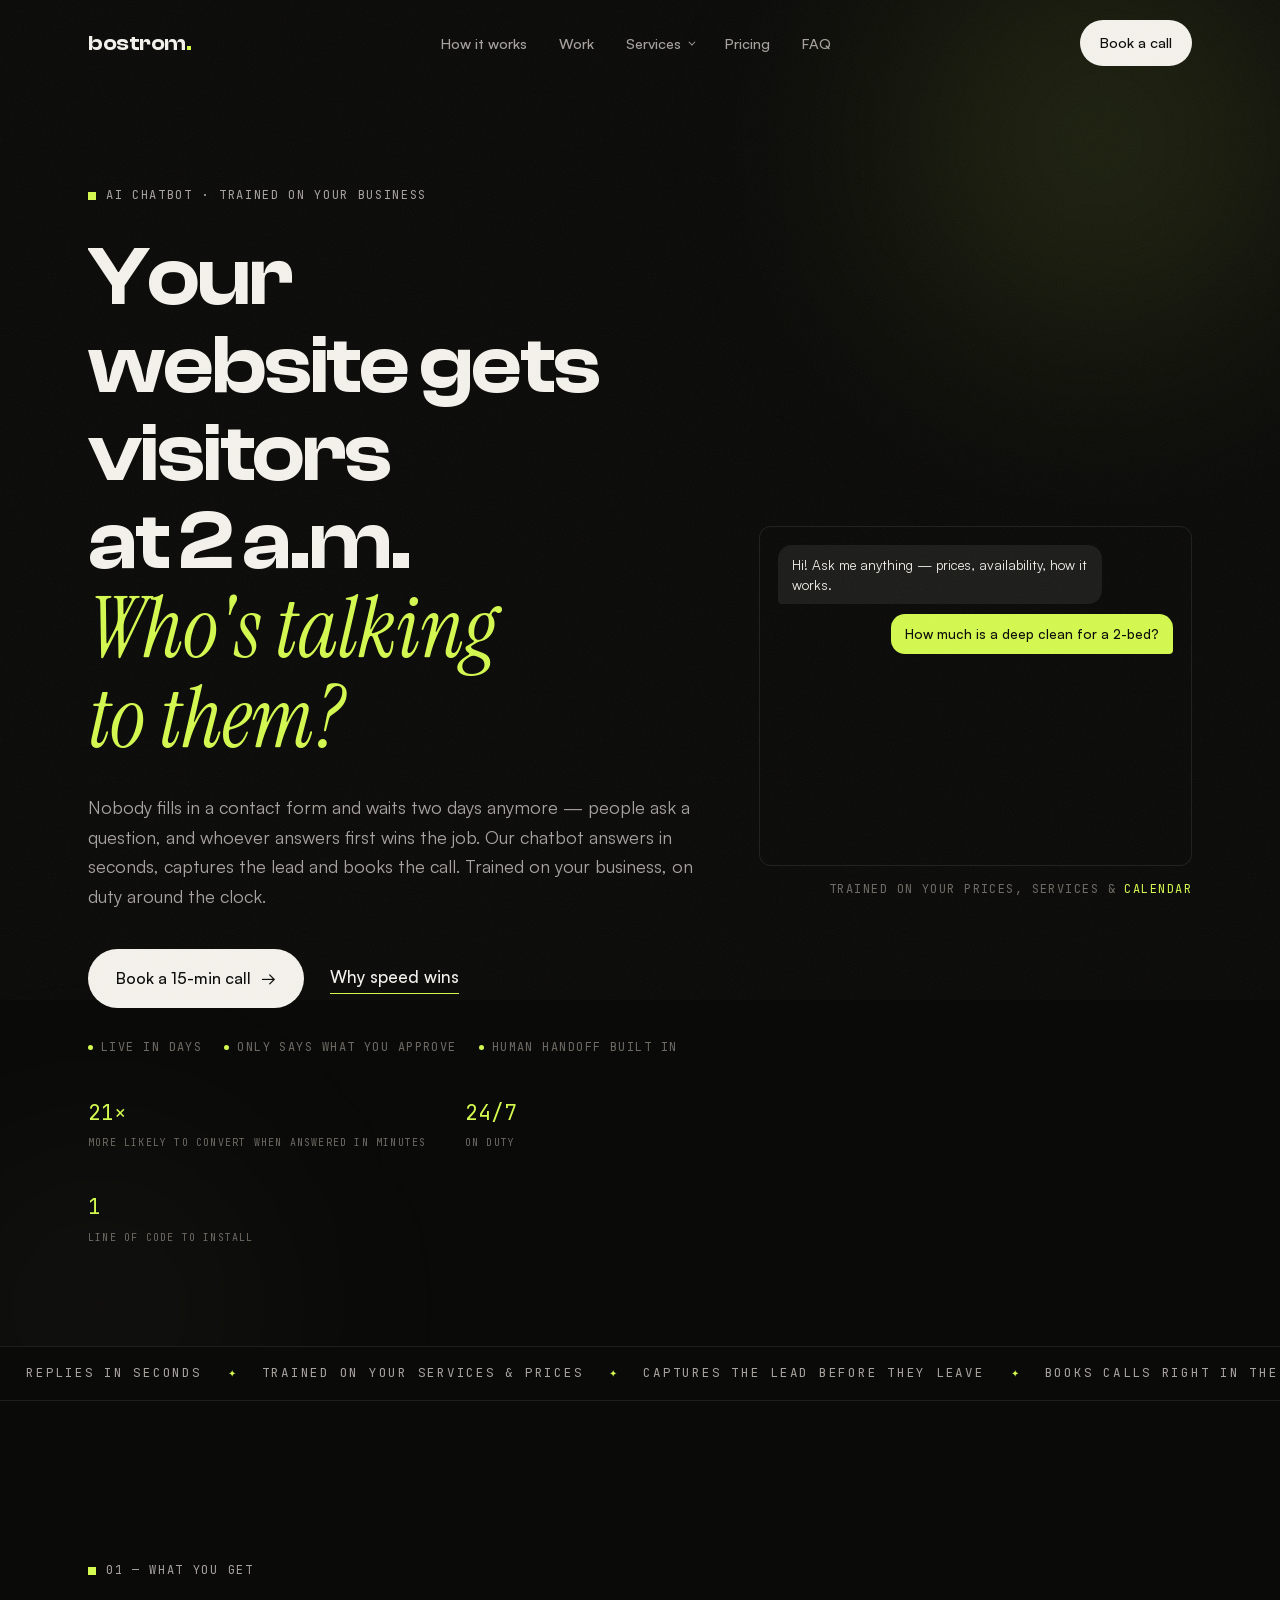
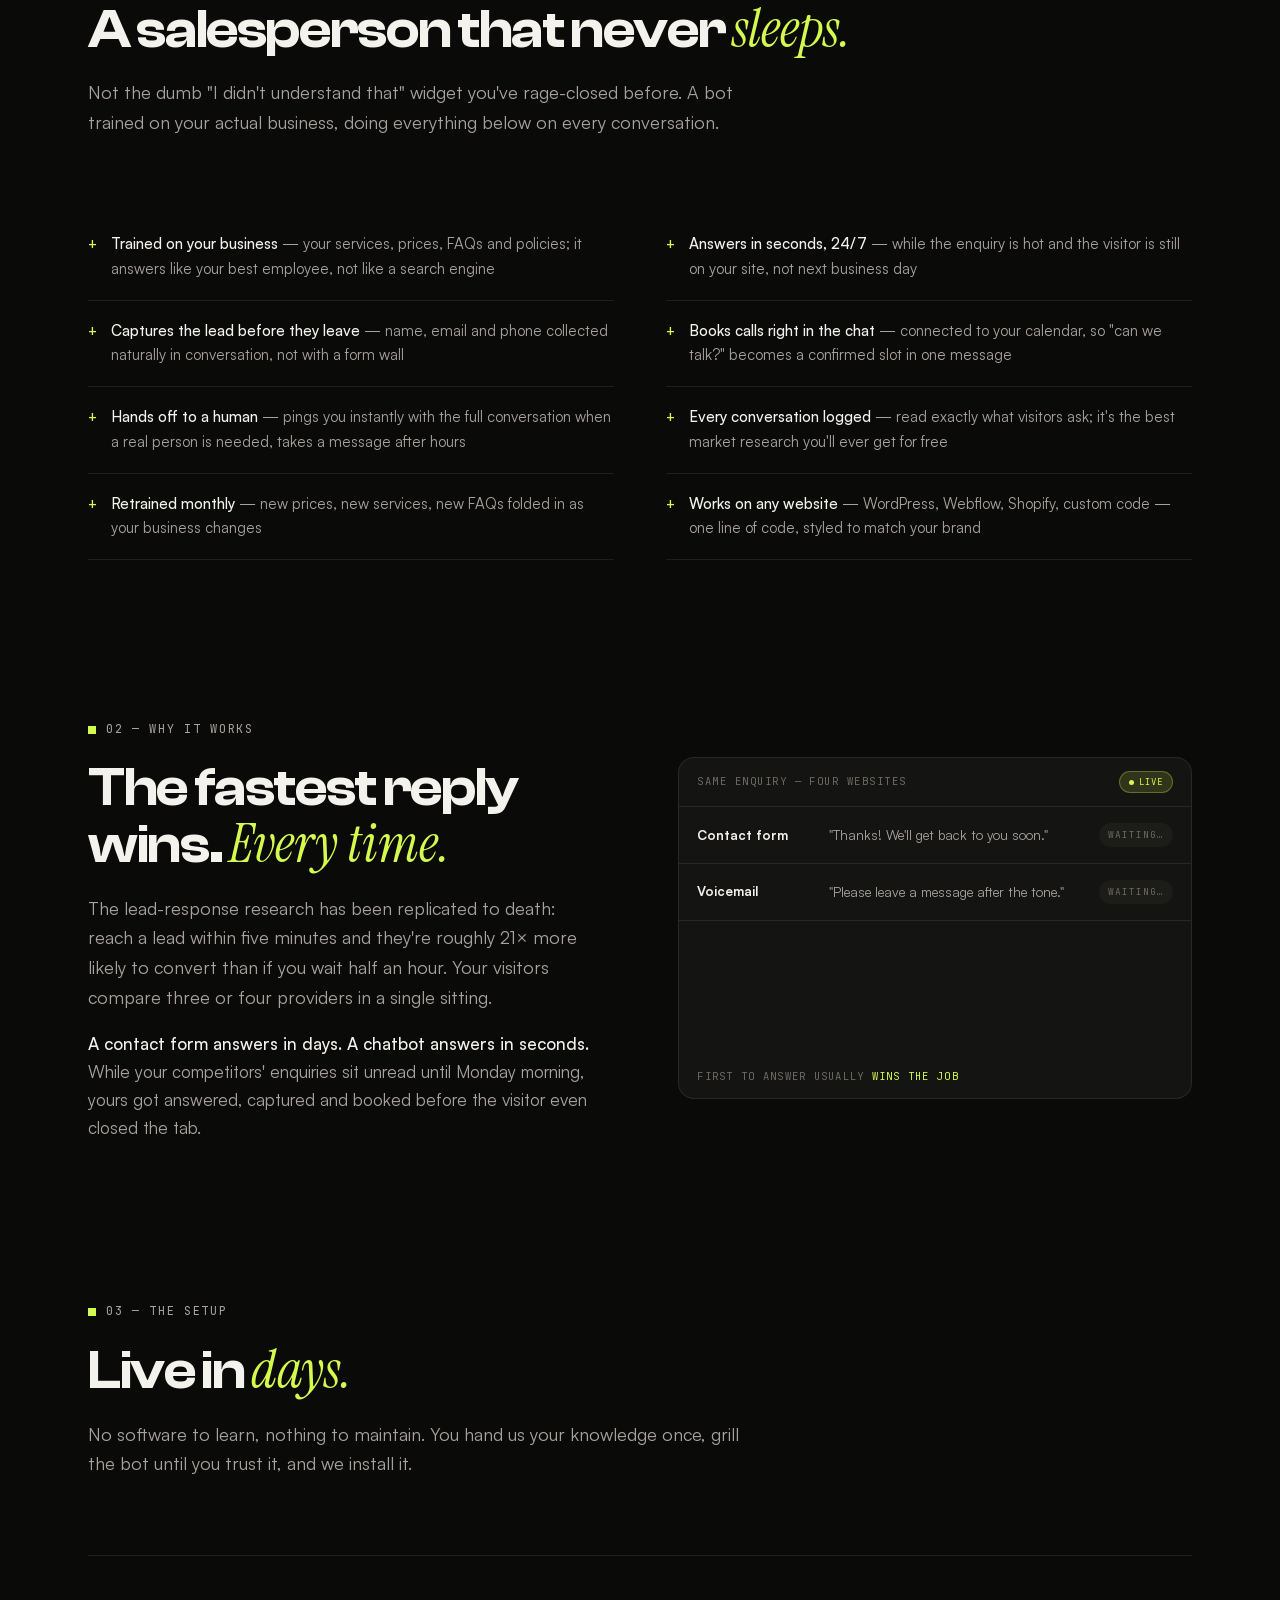
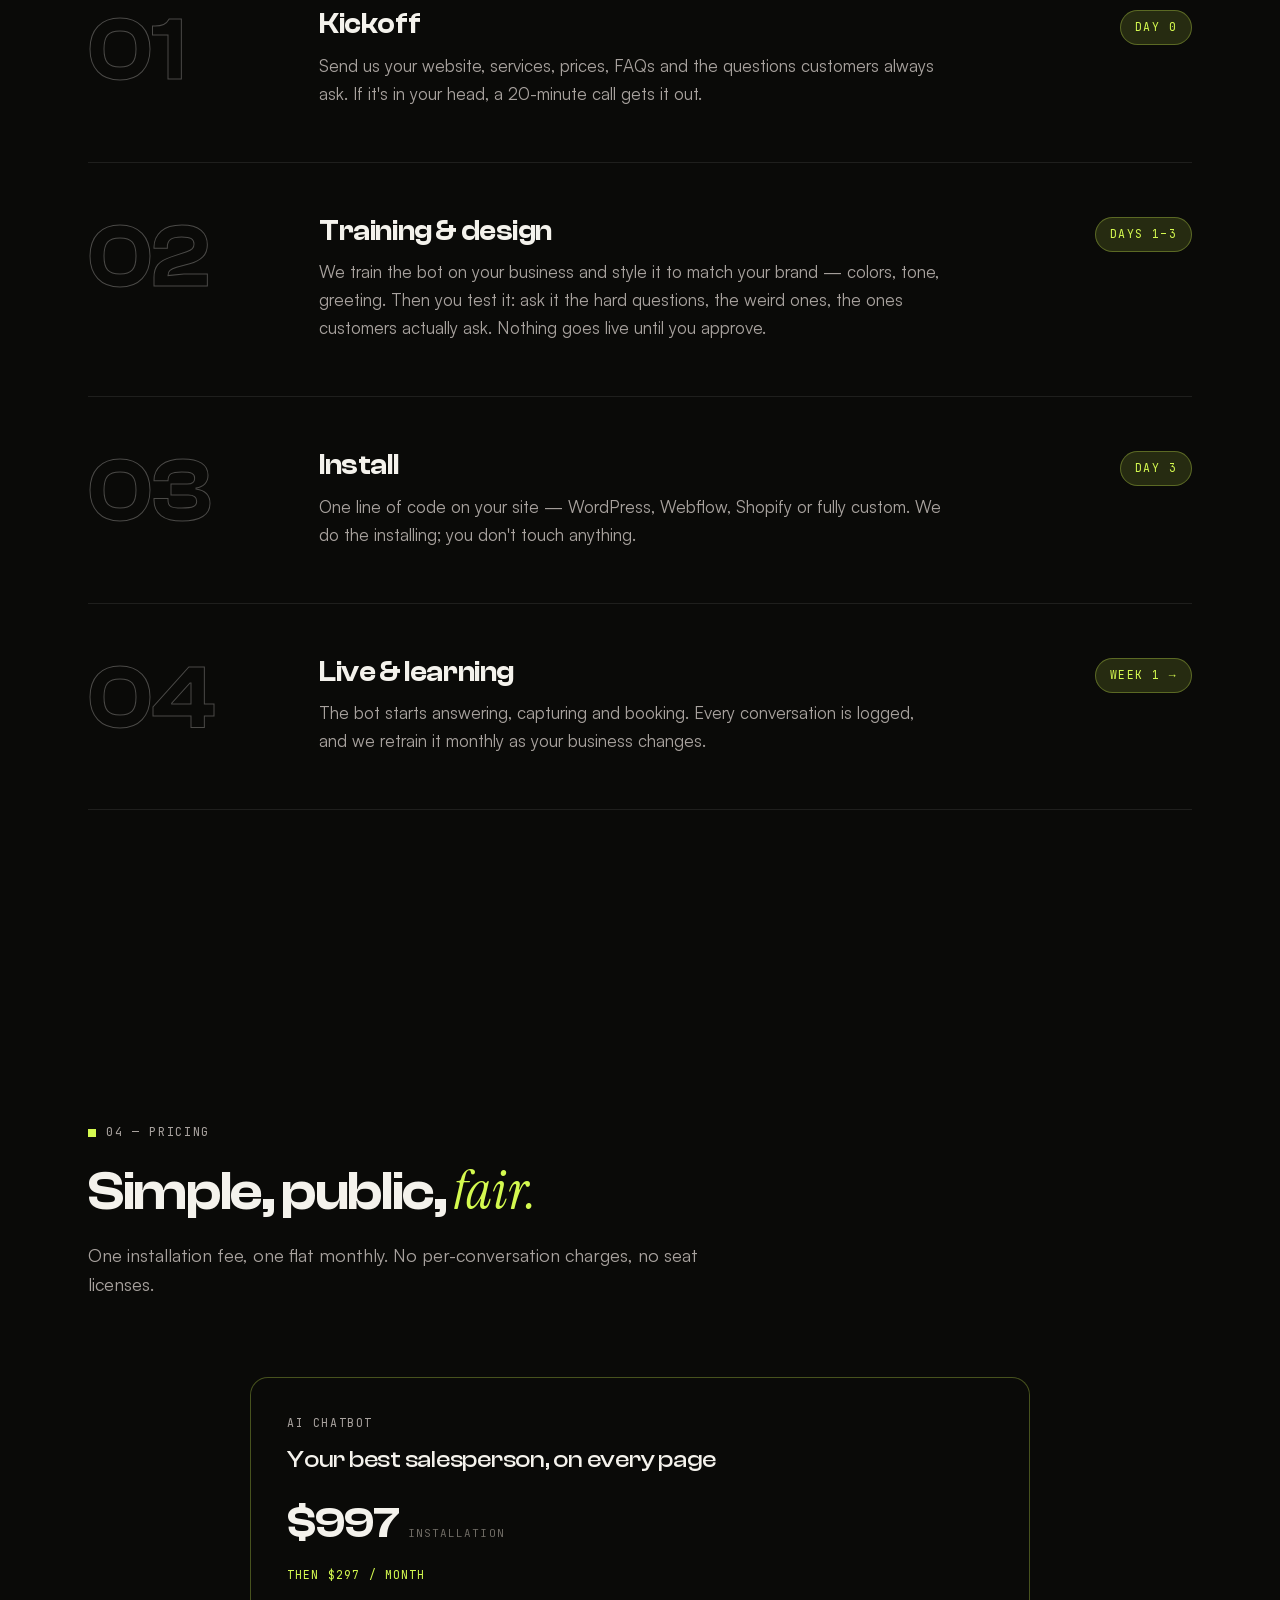
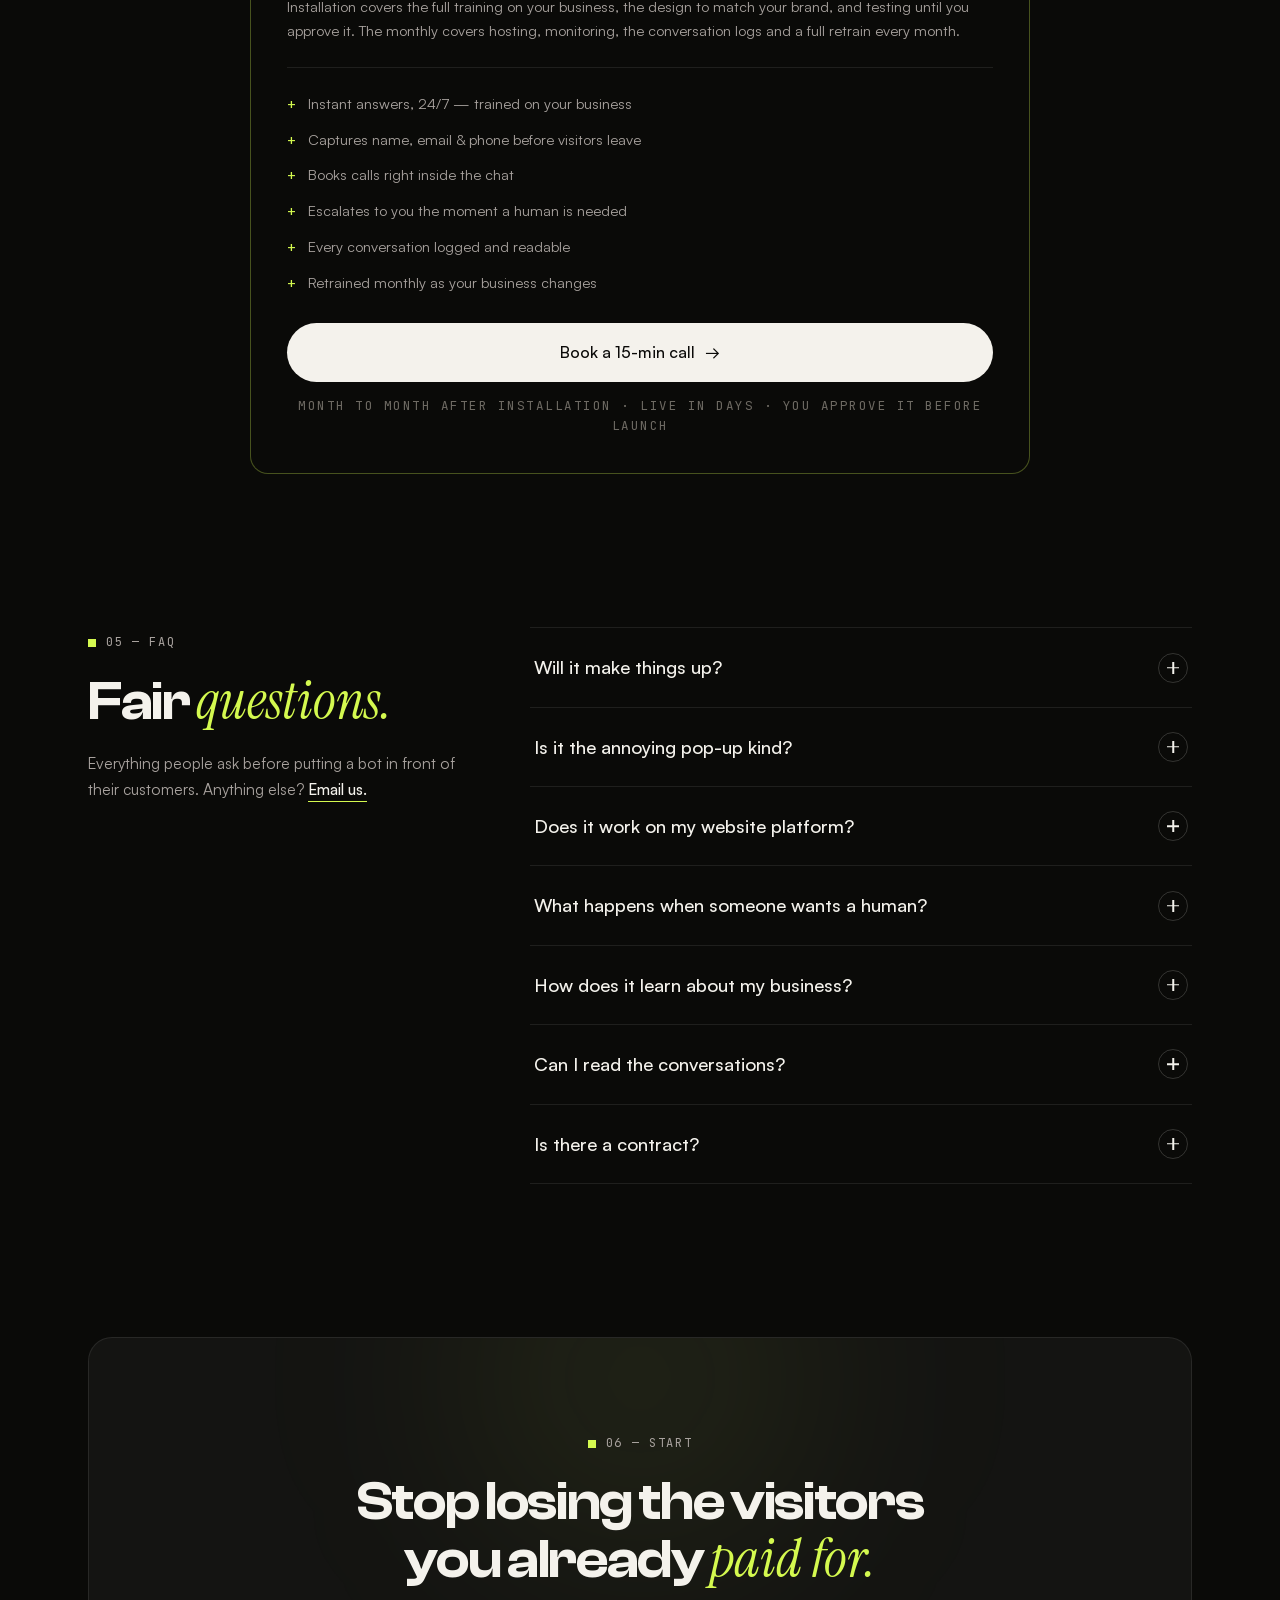
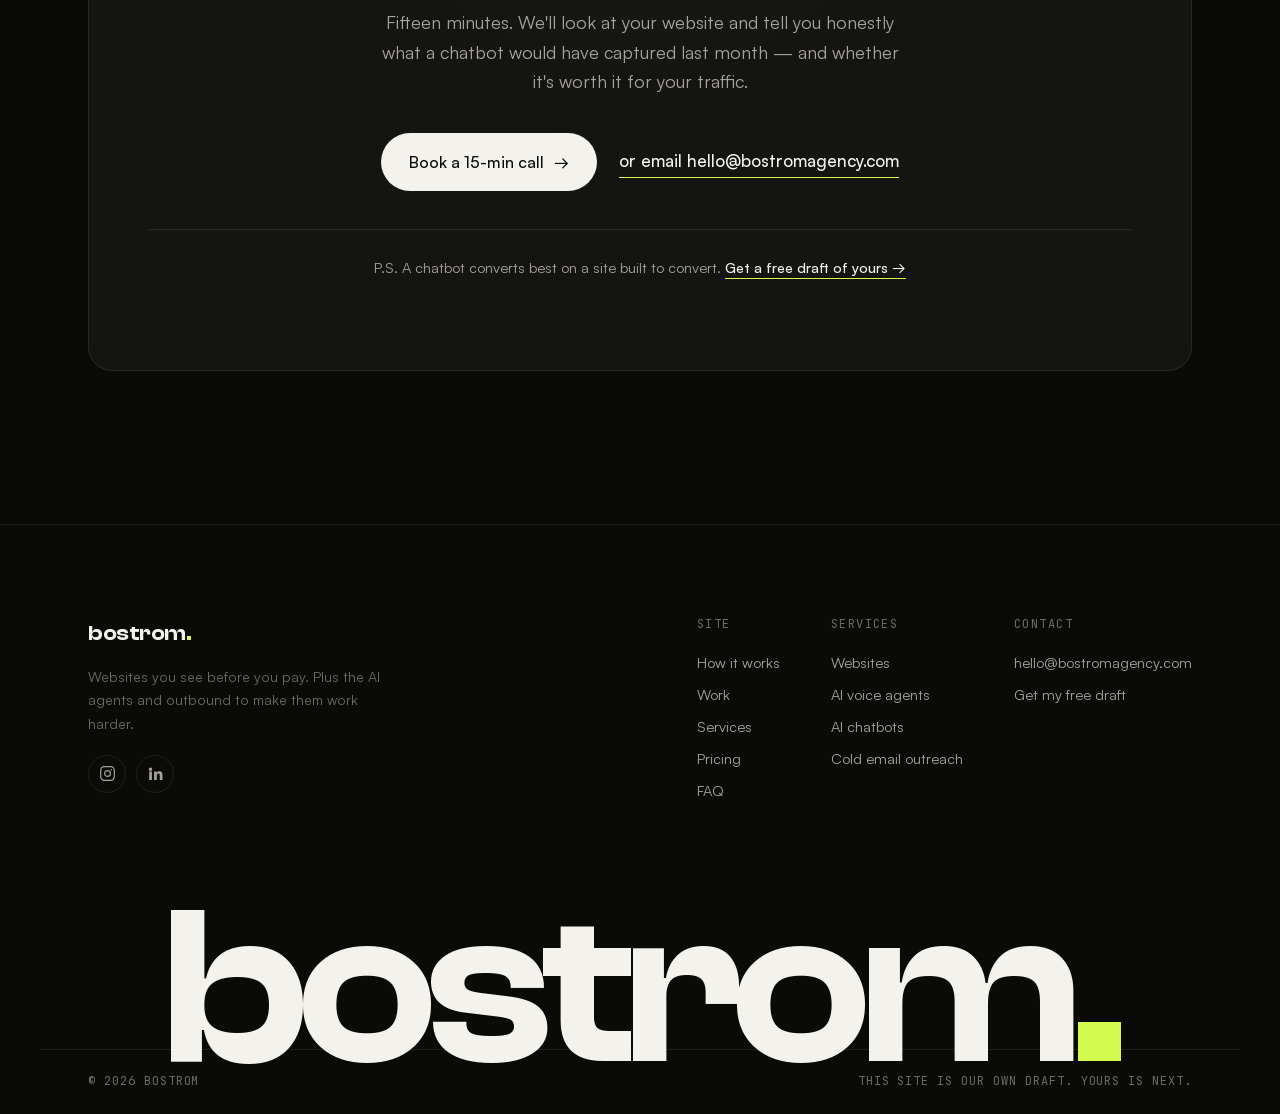
<file: chatbots.html>
<!DOCTYPE html>
<html lang="en">
<head>
<meta charset="UTF-8">
<meta name="viewport" content="width=device-width, initial-scale=1.0">
<title>AI Chatbots — Turn visitors into booked calls | Bostrom</title>
<meta name="description" content="An AI chatbot trained on your business that answers visitors in seconds, captures the lead and books the call — 24/7, on any website. $997 installation, then $297/mo.">
<meta property="og:title" content="AI Chatbots — Turn visitors into booked calls | Bostrom">
<meta property="og:description" content="Your website gets visitors at 2 a.m. Who's talking to them?">
<meta property="og:type" content="website">
<link rel="icon" href="data:image/svg+xml,%3Csvg xmlns='http://www.w3.org/2000/svg' viewBox='0 0 64 64'%3E%3Crect width='64' height='64' rx='14' fill='%23D4F94F'/%3E%3Ctext x='32' y='46' font-family='Georgia,serif' font-style='italic' font-size='42' text-anchor='middle' fill='%230A0A08'%3Eb%3C/text%3E%3C/svg%3E">
<link rel="stylesheet" href="styles.css">
</head>
<body>
<a class="skip" href="#main">Skip to content</a>
<div id="nav-sentinel"></div>
<div class="grain" aria-hidden="true"></div>

<header class="nav" id="nav">
  <div class="container">
    <a class="wordmark" href="index.html">bostrom<i>.</i></a>
    <nav aria-label="Primary">
      <ul class="nav-links">
        <li><a href="index.html#process">How it works</a></li>
        <li><a href="index.html#work">Work</a></li>
        <li class="has-drop">
          <a href="index.html#services" aria-haspopup="true">Services</a>
          <div class="drop">
            <div class="drop-inner">
              <a href="index.html#pricing">Websites <span class="dm">from $997</span></a>
              <a href="voice-agents.html">AI voice agents <span class="dm">$1,997</span></a>
              <a href="chatbots.html" aria-current="page">AI chatbots <span class="dm">you're here</span></a>
              <a href="cold-email.html">Cold email outreach <span class="dm">from $3,490</span></a>
            </div>
          </div>
        </li>
        <li><a href="#pricing">Pricing</a></li>
        <li><a href="#faq">FAQ</a></li>
      </ul>
    </nav>
    <div style="display:flex;align-items:center;gap:10px">
      <a class="btn js-book" href="#book">Book a call</a>
      <button class="nav-toggle" id="nav-toggle" aria-label="Menu" aria-expanded="false"><span></span><span></span><span></span></button>
    </div>
  </div>
</header>
<div class="mobile-menu" id="mobile-menu">
  <span class="mono">Menu</span>
  <a href="index.html">Home</a>
  <a href="voice-agents.html">AI voice agents</a>
  <a href="cold-email.html">Cold email</a>
  <a href="#pricing">Pricing</a>
  <a href="#faq">FAQ</a>
  <a href="#book" style="color:var(--lime)">Book a call</a>
</div>

<main id="main">

<!-- ================= HERO ================= -->
<section class="hero ce-hero" id="top">
  <div class="aurora aurora-1" aria-hidden="true"></div>
  <div class="aurora aurora-2" aria-hidden="true"></div>
  <div class="container hero-grid">
    <div>
      <span class="eyebrow fade-up" data-scramble>AI Chatbot · Trained on your business</span>
      <h1>
        <span class="line"><span class="line-in">Your website gets</span></span>
        <span class="line"><span class="line-in">visitors at 2 a.m.</span></span>
        <span class="line"><span class="line-in"><span class="serif-a">Who's talking to them?</span></span></span>
      </h1>
      <p class="lead fade-up d1">Nobody fills in a contact form and waits two days anymore — people ask a question, and whoever answers first wins the job. Our chatbot answers in seconds, captures the lead and books the call. Trained on your business, on duty around the clock.</p>
      <div class="hero-cta fade-up d2">
        <a class="btn js-book" href="#book">Book a 15-min call <span class="arr">→</span></a>
        <a class="link-u" href="#speed">Why speed wins</a>
      </div>
      <div class="hero-micro mono fade-up d3">
        <span>Live in days</span>
        <span>Only says what you approve</span>
        <span>Human handoff built in</span>
      </div>
      <div class="stat-row fade-up d3">
        <div class="stat"><b><span data-count="21">0</span>×</b><span class="sl">More likely to convert when answered in minutes</span></div>
        <div class="stat"><b>24/7</b><span class="sl">On duty</span></div>
        <div class="stat"><b>1</b><span class="sl">Line of code to install</span></div>
      </div>
    </div>
    <div class="ce-visual fade-up d2">
      <div class="chat-demo" id="chat-demo" style="min-height:340px" aria-hidden="true"></div>
      <p class="ce-caption mono">Trained on your prices, services &amp; <b>calendar</b></p>
    </div>
  </div>
</section>

<!-- ================= TICKER ================= -->
<div class="ticker" aria-hidden="true">
  <div class="ticker-track">
    <div>
      <span>Replies in seconds</span><em>✦</em>
      <span>Trained on your services &amp; prices</span><em>✦</em>
      <span>Captures the lead before they leave</span><em>✦</em>
      <span>Books calls right in the chat</span><em>✦</em>
      <span>Escalates to a human when needed</span><em>✦</em>
      <span>Retrained monthly</span><em>✦</em>
      <span>One line of code — any website</span><em>✦</em>
    </div>
    <div>
      <span>Replies in seconds</span><em>✦</em>
      <span>Trained on your services &amp; prices</span><em>✦</em>
      <span>Captures the lead before they leave</span><em>✦</em>
      <span>Books calls right in the chat</span><em>✦</em>
      <span>Escalates to a human when needed</span><em>✦</em>
      <span>Retrained monthly</span><em>✦</em>
      <span>One line of code — any website</span><em>✦</em>
    </div>
  </div>
</div>

<!-- ================= INCLUDED ================= -->
<section class="sect" id="included">
  <div class="container">
    <div class="sect-head" data-reveal>
      <span class="eyebrow">01 — What you get</span>
      <h2>A salesperson that never <span class="serif-a">sleeps.</span></h2>
      <p class="lead">Not the dumb "I didn't understand that" widget you've rage-closed before. A bot trained on your actual business, doing everything below on every conversation.</p>
    </div>
    <ul class="inc-grid" data-reveal>
      <li><span><b>Trained on your business</b> — your services, prices, FAQs and policies; it answers like your best employee, not like a search engine</span></li>
      <li><span><b>Answers in seconds, 24/7</b> — while the enquiry is hot and the visitor is still on your site, not next business day</span></li>
      <li><span><b>Captures the lead before they leave</b> — name, email and phone collected naturally in conversation, not with a form wall</span></li>
      <li><span><b>Books calls right in the chat</b> — connected to your calendar, so "can we talk?" becomes a confirmed slot in one message</span></li>
      <li><span><b>Hands off to a human</b> — pings you instantly with the full conversation when a real person is needed, takes a message after hours</span></li>
      <li><span><b>Every conversation logged</b> — read exactly what visitors ask; it's the best market research you'll ever get for free</span></li>
      <li><span><b>Retrained monthly</b> — new prices, new services, new FAQs folded in as your business changes</span></li>
      <li><span><b>Works on any website</b> — WordPress, Webflow, Shopify, custom code — one line of code, styled to match your brand</span></li>
    </ul>
  </div>
</section>

<!-- ================= SPEED ================= -->
<section class="sect" id="speed" style="padding-top:0">
  <div class="container split">
    <div data-reveal>
      <span class="eyebrow">02 — Why it works</span>
      <h2>The fastest reply wins. <span class="serif-a">Every time.</span></h2>
      <p class="lead">The lead-response research has been replicated to death: reach a lead within five minutes and they're roughly 21× more likely to convert than if you wait half an hour. Your visitors compare three or four providers in a single sitting.</p>
      <p class="more"><b>A contact form answers in days. A chatbot answers in seconds.</b> While your competitors' enquiries sit unread until Monday morning, yours got answered, captured and booked before the visitor even closed the tab.</p>
    </div>
    <div class="score-card" data-reveal>
      <div class="score-head"><b>Same enquiry — four websites</b><span class="live-chip"><i></i>Live</span></div>
      <div id="score-rows">
        <div class="score-row" data-verdict="rej" data-label="2 days"><span class="who">Contact form</span><span class="why">"Thanks! We'll get back to you soon."</span><span class="tag">Waiting…</span></div>
        <div class="score-row" data-verdict="rej" data-label="Never"><span class="who">Voicemail</span><span class="why">"Please leave a message after the tone."</span><span class="tag">Waiting…</span></div>
        <div class="score-row" data-verdict="warm" data-label="Next day"><span class="who">Email inbox</span><span class="why">Read Monday morning — if at all</span><span class="tag">Waiting…</span></div>
        <div class="score-row" data-verdict="hot" data-label="8 seconds"><span class="who">Your chatbot</span><span class="why">Answered, captured the lead, booked the call</span><span class="tag">Waiting…</span></div>
      </div>
      <div class="score-foot">First to answer usually <b>wins the job</b></div>
    </div>
  </div>
</section>

<!-- ================= PROCESS ================= -->
<section class="sect" id="process" style="padding-top:0">
  <div class="container">
    <div class="sect-head" data-reveal>
      <span class="eyebrow">03 — The setup</span>
      <h2>Live in <span class="serif-a">days.</span></h2>
      <p class="lead">No software to learn, nothing to maintain. You hand us your knowledge once, grill the bot until you trust it, and we install it.</p>
    </div>
    <div class="steps">
      <div class="step" data-reveal>
        <span class="step-num">01</span>
        <div>
          <h3>Kickoff</h3>
          <p>Send us your website, services, prices, FAQs and the questions customers always ask. If it's in your head, a 20-minute call gets it out.</p>
        </div>
        <span class="chip">Day 0</span>
      </div>
      <div class="step" data-reveal>
        <span class="step-num">02</span>
        <div>
          <h3>Training &amp; design</h3>
          <p>We train the bot on your business and style it to match your brand — colors, tone, greeting. Then you test it: ask it the hard questions, the weird ones, the ones customers actually ask. Nothing goes live until you approve.</p>
        </div>
        <span class="chip">Days 1–3</span>
      </div>
      <div class="step" data-reveal>
        <span class="step-num">03</span>
        <div>
          <h3>Install</h3>
          <p>One line of code on your site — WordPress, Webflow, Shopify or fully custom. We do the installing; you don't touch anything.</p>
        </div>
        <span class="chip">Day 3</span>
      </div>
      <div class="step" data-reveal>
        <span class="step-num">04</span>
        <div>
          <h3>Live &amp; learning</h3>
          <p>The bot starts answering, capturing and booking. Every conversation is logged, and we retrain it monthly as your business changes.</p>
        </div>
        <span class="chip">Week 1 →</span>
      </div>
    </div>
  </div>
</section>

<!-- ================= PRICING ================= -->
<section class="sect" id="pricing">
  <div class="container">
    <div class="sect-head" data-reveal>
      <span class="eyebrow">04 — Pricing</span>
      <h2>Simple, public, <span class="serif-a">fair.</span></h2>
      <p class="lead">One installation fee, one flat monthly. No per-conversation charges, no seat licenses.</p>
    </div>
    <div class="price-card ce-price" data-reveal>
      <span class="t">AI Chatbot</span>
      <h3>Your best salesperson, on every page</h3>
      <div class="amt"><b>$997</b><span>installation</span></div>
      <div class="amt-mo mono">then $297 / month</div>
      <p>Installation covers the full training on your business, the design to match your brand, and testing until you approve it. The monthly covers hosting, monitoring, the conversation logs and a full retrain every month.</p>
      <ul class="feat">
        <li>Instant answers, 24/7 — trained on your business</li>
        <li>Captures name, email &amp; phone before visitors leave</li>
        <li>Books calls right inside the chat</li>
        <li>Escalates to you the moment a human is needed</li>
        <li>Every conversation logged and readable</li>
        <li>Retrained monthly as your business changes</li>
      </ul>
      <a class="btn js-book" href="#book">Book a 15-min call <span class="arr">→</span></a>
      <p class="pn mono">Month to month after installation · Live in days · You approve it before launch</p>
    </div>
  </div>
</section>

<!-- ================= FAQ ================= -->
<section class="sect" id="faq" style="padding-top:0">
  <div class="container">
    <div class="faq-grid">
    <div class="sect-head" data-reveal>
      <span class="eyebrow">05 — FAQ</span>
      <h2>Fair <span class="serif-a">questions.</span></h2>
      <p class="lead">Everything people ask before putting a bot in front of their customers. Anything else? <a class="link-u" href="mailto:hello@bostromagency.com">Email us.</a></p>
    </div>
    <div class="faq-list" data-reveal>
      <div class="faq-item">
        <button class="faq-q" aria-expanded="false"><span>Will it make things up?</span><span class="ic" aria-hidden="true"></span></button>
        <div class="faq-a"><p>No. It answers only from the knowledge base you approved — your services, your prices, your policies. If it doesn't know something, it says so, captures the visitor's details and hands the conversation to you. It never invents a price or makes a promise you didn't write.</p></div>
      </div>
      <div class="faq-item">
        <button class="faq-q" aria-expanded="false"><span>Is it the annoying pop-up kind?</span><span class="ic" aria-hidden="true"></span></button>
        <div class="faq-a"><p>No. It's a quiet launcher in the corner that opens when the visitor wants it — no auto-popping over the content, no fake "Sandra is typing…" theatrics. How proactive it is (a gentle nudge after 30 seconds, or fully silent) is entirely your call.</p></div>
      </div>
      <div class="faq-item">
        <button class="faq-q" aria-expanded="false"><span>Does it work on my website platform?</span><span class="ic" aria-hidden="true"></span></button>
        <div class="faq-a"><p>Any website: WordPress, Webflow, Shopify, Squarespace, Wix or fully custom code. It's one line of code, and we install it for you. If we built your site, it's already a ten-minute job.</p></div>
      </div>
      <div class="faq-item">
        <button class="faq-q" aria-expanded="false"><span>What happens when someone wants a human?</span><span class="ic" aria-hidden="true"></span></button>
        <div class="faq-a"><p>The bot hands off: during your hours it pings you instantly — by email or text — with the full conversation and the visitor's details. After hours it takes a message, books a callback slot, and you pick it up in the morning with all the context.</p></div>
      </div>
      <div class="faq-item">
        <button class="faq-q" aria-expanded="false"><span>How does it learn about my business?</span><span class="ic" aria-hidden="true"></span></button>
        <div class="faq-a"><p>You give us your website, services, prices and FAQs — or just a 20-minute call. We train it, then you test it yourself before launch: ask it anything a customer would. It only goes live when you're happy, and we retrain it monthly.</p></div>
      </div>
      <div class="faq-item">
        <button class="faq-q" aria-expanded="false"><span>Can I read the conversations?</span><span class="ic" aria-hidden="true"></span></button>
        <div class="faq-a"><p>Every single one. And you should — what visitors ask the bot is the most honest market research you'll ever get: the objections, the price questions, the services people want that you don't advertise yet.</p></div>
      </div>
      <div class="faq-item">
        <button class="faq-q" aria-expanded="false"><span>Is there a contract?</span><span class="ic" aria-hidden="true"></span></button>
        <div class="faq-a"><p>Month to month after installation. If it isn't visibly capturing leads and booking calls, cancel — removing it is the same one line of code.</p></div>
      </div>
    </div>
    </div>
  </div>
</section>

<!-- ================= BOOK ================= -->
<section class="sect" id="book" style="padding-top:0">
  <div class="container">
    <div class="ce-cta-panel" data-reveal>
      <div class="aurora" aria-hidden="true"></div>
      <span class="eyebrow" style="position:relative">06 — Start</span>
      <h2 style="position:relative">Stop losing the visitors you already <span class="serif-a">paid for.</span></h2>
      <p class="lead">Fifteen minutes. We'll look at your website and tell you honestly what a chatbot would have captured last month — and whether it's worth it for your traffic.</p>
      <div class="ce-cta-actions">
        <a class="btn js-book" href="#book">Book a 15-min call <span class="arr">→</span></a>
        <a class="link-u" href="mailto:hello@bostromagency.com">or email hello@bostromagency.com</a>
      </div>
      <p class="ce-ps">P.S. A chatbot converts best on a site built to convert. <a class="link-u" href="index.html#start">Get a free draft of yours →</a></p>
    </div>
  </div>
</section>
</main>

<!-- ================= FOOTER ================= -->
<footer>
  <div class="container foot-top">
    <div class="foot-col">
      <a class="wordmark" href="index.html">bostrom<i>.</i></a>
      <p style="color:var(--dim);font-size:14px;margin-top:14px;max-width:30ch">Websites you see before you pay. Plus the AI agents and outbound to make them work harder.</p>
      <div class="foot-social">
        <a href="https://www.instagram.com/bostromagency/" target="_blank" rel="noopener" aria-label="Bostrom on Instagram">
          <svg viewBox="0 0 24 24" fill="none" stroke="currentColor" stroke-width="1.7" stroke-linecap="round" stroke-linejoin="round" aria-hidden="true"><rect x="2.4" y="2.4" width="19.2" height="19.2" rx="5.2"/><circle cx="12" cy="12" r="4.2"/><circle cx="17.4" cy="6.6" r="1.05" fill="currentColor" stroke="none"/></svg>
        </a>
        <a href="https://www.linkedin.com/in/ajeo006/" target="_blank" rel="noopener" aria-label="Bostrom on LinkedIn">
          <svg viewBox="0 0 24 24" fill="currentColor" aria-hidden="true"><path d="M4.98 3.5a2.5 2.5 0 1 1 0 5 2.5 2.5 0 0 1 0-5ZM3.1 9h3.8v12H3.1V9Zm6.9 0h3.64v1.64h.05c.51-.96 1.75-1.98 3.6-1.98 3.85 0 4.56 2.53 4.56 5.83V21h-3.8v-5.85c0-1.4-.03-3.2-1.95-3.2-1.95 0-2.25 1.52-2.25 3.1V21H10V9Z"/></svg>
        </a>
      </div>
    </div>
    <div class="foot-links">
      <div class="foot-col">
        <span class="mono">Site</span>
        <a href="index.html#process">How it works</a>
        <a href="index.html#work">Work</a>
        <a href="index.html#services">Services</a>
        <a href="index.html#pricing">Pricing</a>
        <a href="index.html#faq">FAQ</a>
      </div>
      <div class="foot-col">
        <span class="mono">Services</span>
        <a href="index.html#pricing">Websites</a>
        <a href="voice-agents.html">AI voice agents</a>
        <a href="chatbots.html">AI chatbots</a>
        <a href="cold-email.html">Cold email outreach</a>
      </div>
      <div class="foot-col">
        <span class="mono">Contact</span>
        <a href="mailto:hello@bostromagency.com">hello@bostromagency.com</a>
        <a href="index.html#start">Get my free draft</a>
      </div>
    </div>
  </div>
  <a class="giant" href="#top" aria-label="Bostrom — back to top">bostrom<i>.</i></a>
  <div class="container foot-bottom">
    <span class="mono">© 2026 Bostrom</span>
    <span class="mono">This site is our own draft. Yours is next.</span>
  </div>
</footer>

<script>
(function(){
"use strict";
/* ============ CONFIG — EDIT THESE ============ */
var BOOKING_URL = "https://calendly.com/apexplainervideos/bostrom"; // reused from current site — consider a Bostrom-branded Calendly
if (BOOKING_URL) document.querySelectorAll('.js-book').forEach(function(a){ a.href = BOOKING_URL; a.target = '_blank'; a.rel = 'noopener'; });

var rm = window.matchMedia('(prefers-reduced-motion: reduce)').matches;

/* ============ LOAD ORCHESTRATION ============ */
window.addEventListener('load', function(){ requestAnimationFrame(function(){ document.body.classList.add('loaded'); }); });
setTimeout(function(){ document.body.classList.add('loaded'); }, 1200); // fallback

/* ============ NAV ============ */
var nav = document.getElementById('nav');
new IntersectionObserver(function(e){ nav.classList.toggle('scrolled', !e[0].isIntersecting); })
  .observe(document.getElementById('nav-sentinel'));

var toggle = document.getElementById('nav-toggle'), menu = document.getElementById('mobile-menu');
toggle.addEventListener('click', function(){
  var open = menu.classList.toggle('open');
  document.body.classList.toggle('menu-open', open);
  toggle.setAttribute('aria-expanded', open);
});
menu.querySelectorAll('a').forEach(function(a){ a.addEventListener('click', function(){
  menu.classList.remove('open'); document.body.classList.remove('menu-open'); toggle.setAttribute('aria-expanded','false');
});});

/* ============ REVEALS ============ */
var io = new IntersectionObserver(function(entries){
  entries.forEach(function(en){ if(en.isIntersecting){ en.target.classList.add('in'); io.unobserve(en.target); } });
},{threshold:0.18, rootMargin:'0px 0px -40px 0px'});
document.querySelectorAll('[data-reveal]').forEach(function(el){ io.observe(el); });

/* ============ SCRAMBLE (eyebrow) ============ */
function scramble(el){
  if (rm) return;
  var chars = '!<>-_\\/[]{}—=+*^?#';
  var final = el.textContent, frame = 0, total = 26;
  (function tick(){
    var out = '';
    for (var i=0;i<final.length;i++){
      var reveal = (i/final.length)*total*0.7;
      out += frame > reveal ? final[i] : (final[i]===' '||final[i]==='·') ? final[i] : chars[Math.floor(Math.random()*chars.length)];
    }
    el.textContent = out;
    if (frame++ < total) requestAnimationFrame(tick); else el.textContent = final;
  })();
}
document.querySelectorAll('[data-scramble]').forEach(function(el){
  setTimeout(function(){ scramble(el); }, 300);
});

/* ============ VISIBILITY-GATED DEMOS ============ */
function whenVisible(el, cb){
  new IntersectionObserver(function(e,obs){ if(e[0].isIntersecting){ cb(); obs.disconnect(); } },{threshold:0.35}).observe(el);
}

/* --- chat demo --- */
var chatBox = document.getElementById('chat-demo');
whenVisible(chatBox, function(){
  var script = [
    {who:'bot',  text:'Hi! Ask me anything — prices, availability, how it works.'},
    {who:'user', text:'How much is a deep clean for a 2-bed?'},
    {who:'bot',  text:'From $149, takes about 3 hours. Want me to check availability this week?'},
    {who:'user', text:'Thursday morning?'},
    {who:'bot',  text:'Thursday 9:00 is free — booked. What name and number should I put on it?'}
  ];
  function run(){
    chatBox.innerHTML = '';
    var i = 0;
    (function next(){
      if (i >= script.length){ setTimeout(run, 4200); return; }
      var m = script[i];
      if (m.who === 'bot' && !rm){
        var tp = document.createElement('div'); tp.className = 'typing';
        tp.innerHTML = '<i></i><i></i><i></i>';
        chatBox.appendChild(tp);
        requestAnimationFrame(function(){ tp.classList.add('on'); });
        setTimeout(function(){ tp.remove(); addBubble(m); }, 950);
      } else addBubble(m);
      function addBubble(m){
        var b = document.createElement('div');
        b.className = 'bubble ' + m.who; b.textContent = m.text;
        chatBox.appendChild(b);
        requestAnimationFrame(function(){ requestAnimationFrame(function(){ b.classList.add('on'); }); });
        i++;
        setTimeout(next, rm ? 60 : 1300);
      }
    })();
  }
  run();
});

/* --- response-time demo --- */
var scoreRows = document.querySelectorAll('#score-rows .score-row');
whenVisible(document.getElementById('score-rows'), function(){
  function run(){
    scoreRows.forEach(function(r){
      r.classList.remove('on','rejected');
      var t = r.querySelector('.tag'); t.className = 'tag'; t.textContent = 'Waiting…';
    });
    scoreRows.forEach(function(r, i){
      setTimeout(function(){ r.classList.add('on'); }, 400 + i*650);
      setTimeout(function(){
        var t = r.querySelector('.tag');
        t.classList.add(r.dataset.verdict); t.textContent = r.dataset.label;
        if (r.dataset.verdict === 'rej') r.classList.add('rejected');
      }, 1400 + i*850);
    });
    setTimeout(run, 1400 + scoreRows.length*850 + 4600);
  }
  if (rm){
    scoreRows.forEach(function(r){
      r.classList.add('on');
      var t = r.querySelector('.tag'); t.classList.add(r.dataset.verdict); t.textContent = r.dataset.label;
      if (r.dataset.verdict === 'rej') r.classList.add('rejected');
    });
  } else run();
});

/* ============ COUNT-UPS ============ */
function fmt(v, dec){ return v.toLocaleString('en-US',{minimumFractionDigits:dec,maximumFractionDigits:dec}); }
document.querySelectorAll('[data-count]').forEach(function(el){
  var target = parseFloat(el.dataset.count), dec = +(el.dataset.dec||0);
  if (rm){ el.textContent = fmt(target, dec); return; }
  whenVisible(el, function(){
    var start = null, dur = 1500;
    (function step(ts){
      if (!start) start = ts;
      var p = Math.min((ts-start)/dur, 1);
      var v = p === 1 ? target : target*(1-Math.pow(2,-10*p));
      el.textContent = fmt(v, dec);
      if (p < 1) requestAnimationFrame(step);
    })(performance.now());
  });
});

/* ============ FAQ ============ */
document.querySelectorAll('.faq-item').forEach(function(item){
  var q = item.querySelector('.faq-q'), a = item.querySelector('.faq-a');
  q.addEventListener('click', function(){
    var open = item.classList.contains('open');
    document.querySelectorAll('.faq-item.open').forEach(function(o){
      o.classList.remove('open'); o.querySelector('.faq-a').style.maxHeight = null;
      o.querySelector('.faq-q').setAttribute('aria-expanded','false');
    });
    if (!open){
      item.classList.add('open');
      a.style.maxHeight = a.scrollHeight + 'px';
      q.setAttribute('aria-expanded','true');
    }
  });
});
})();
</script>
</body>
</html>
</file>
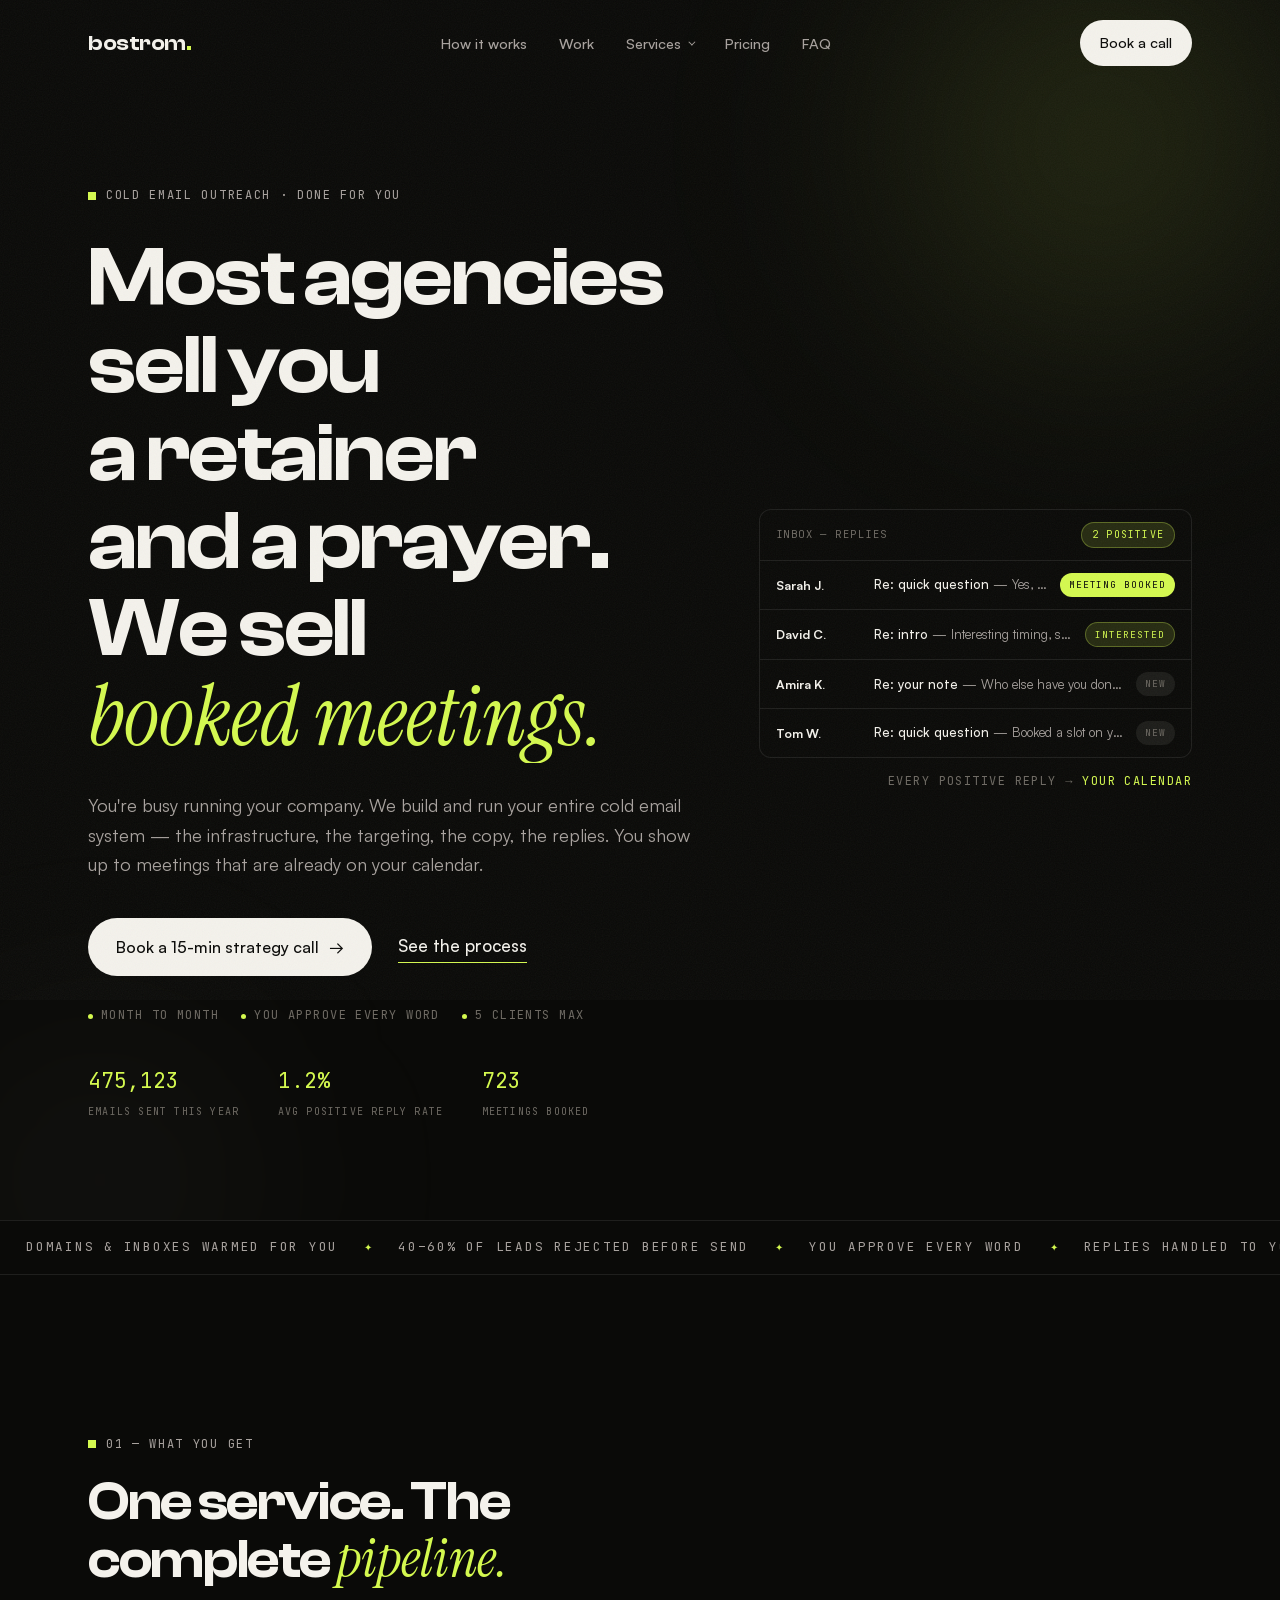
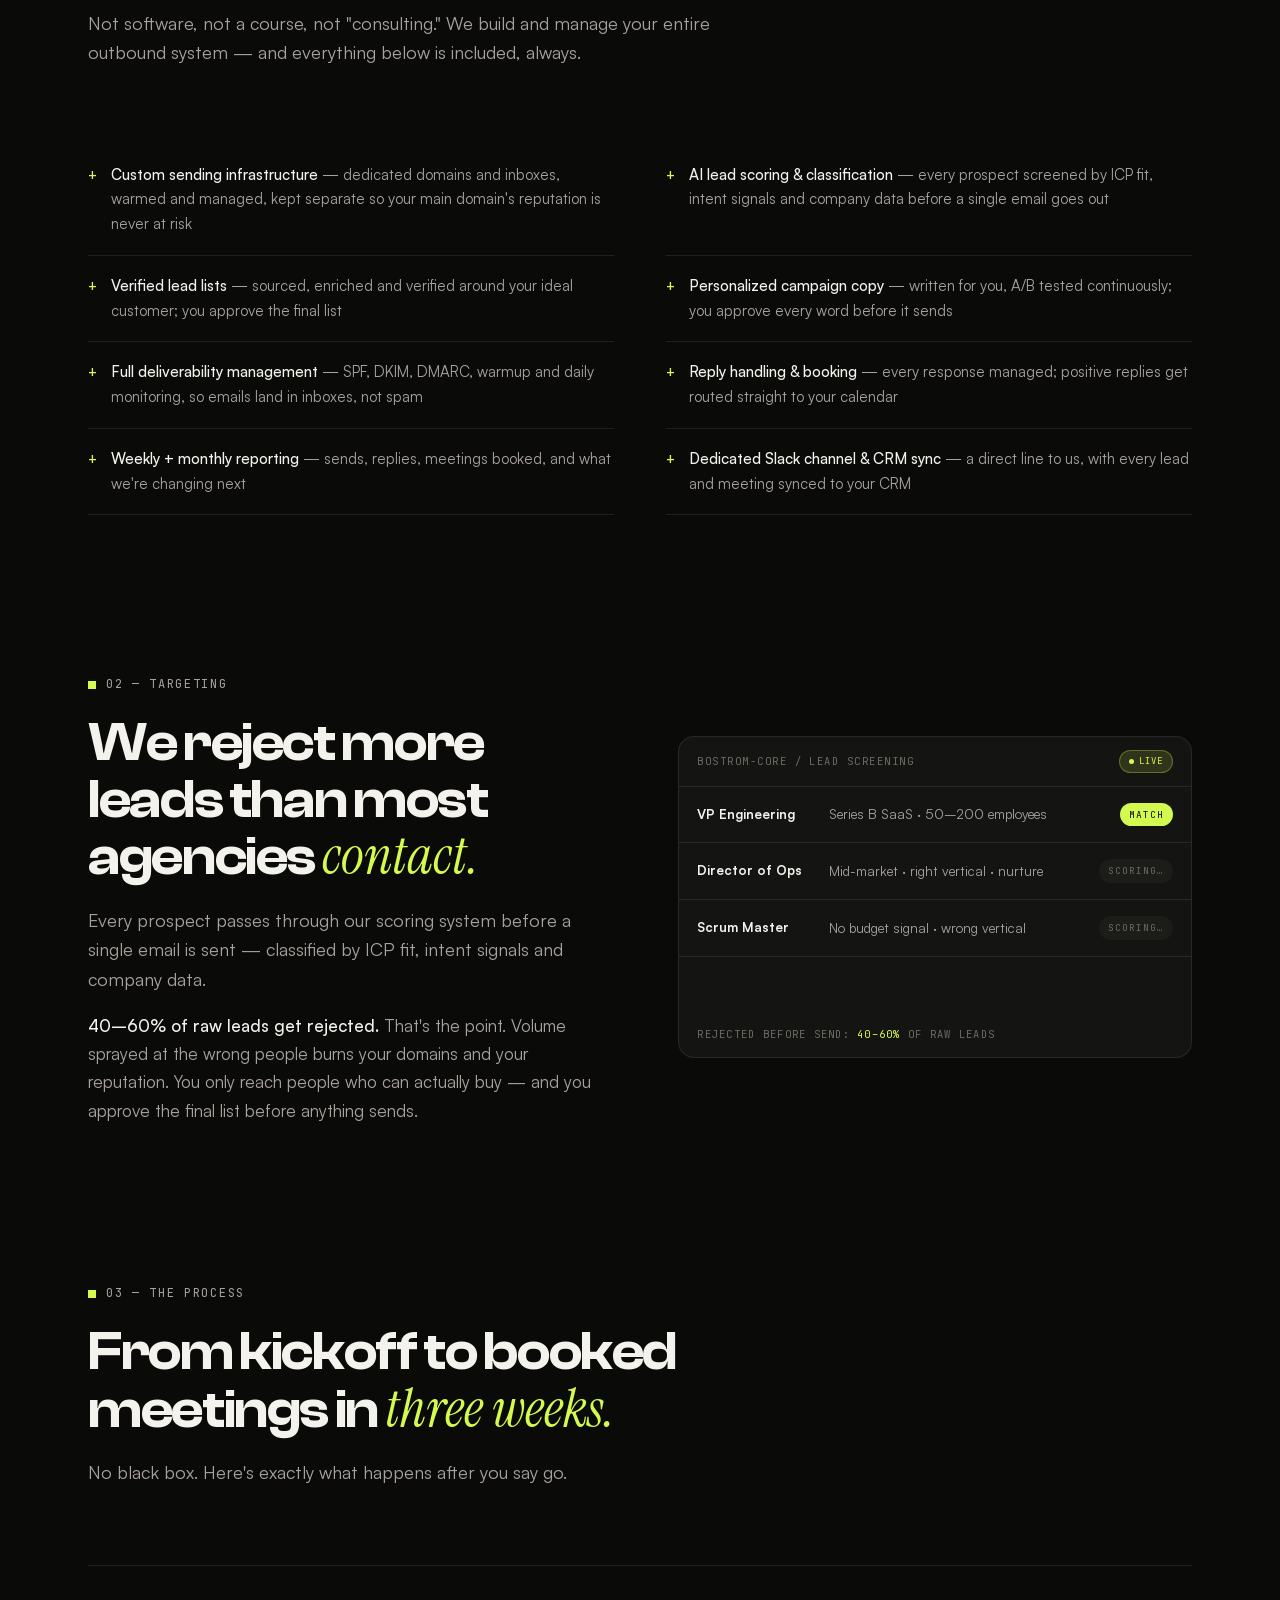
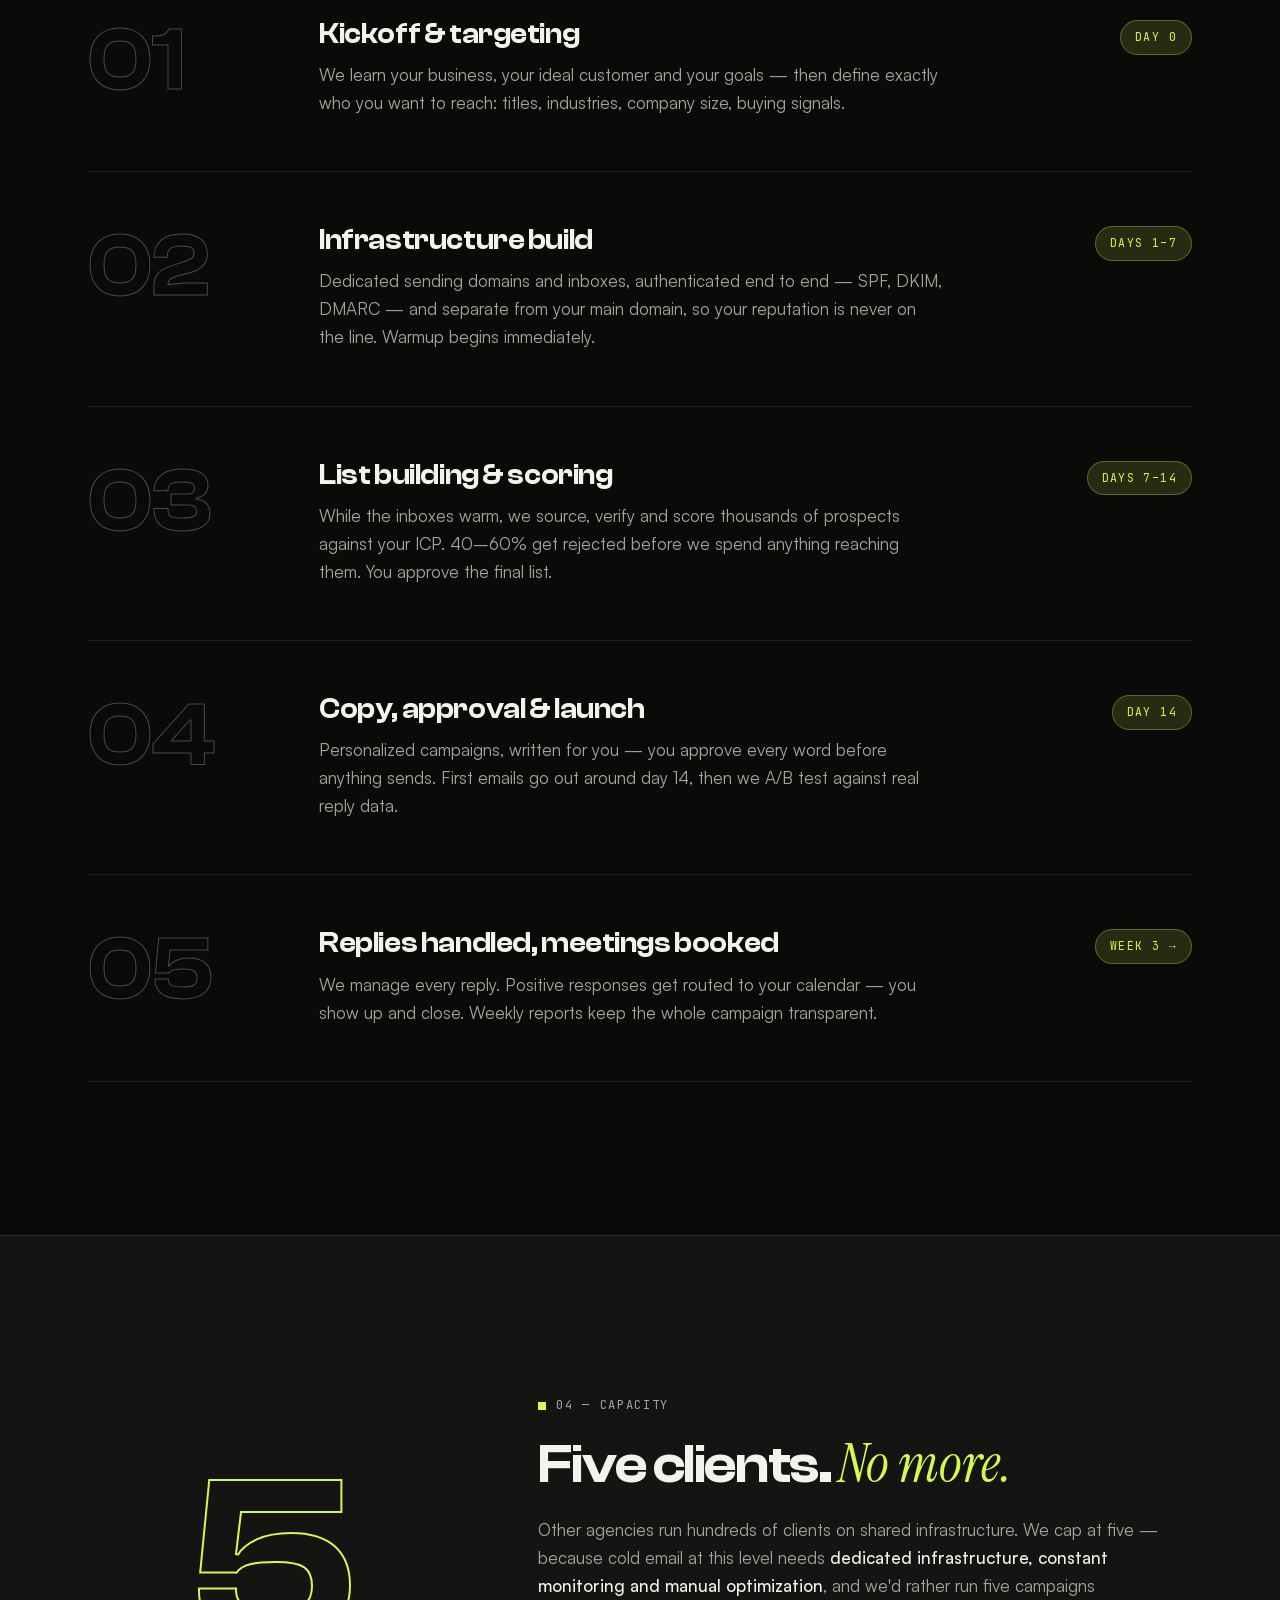
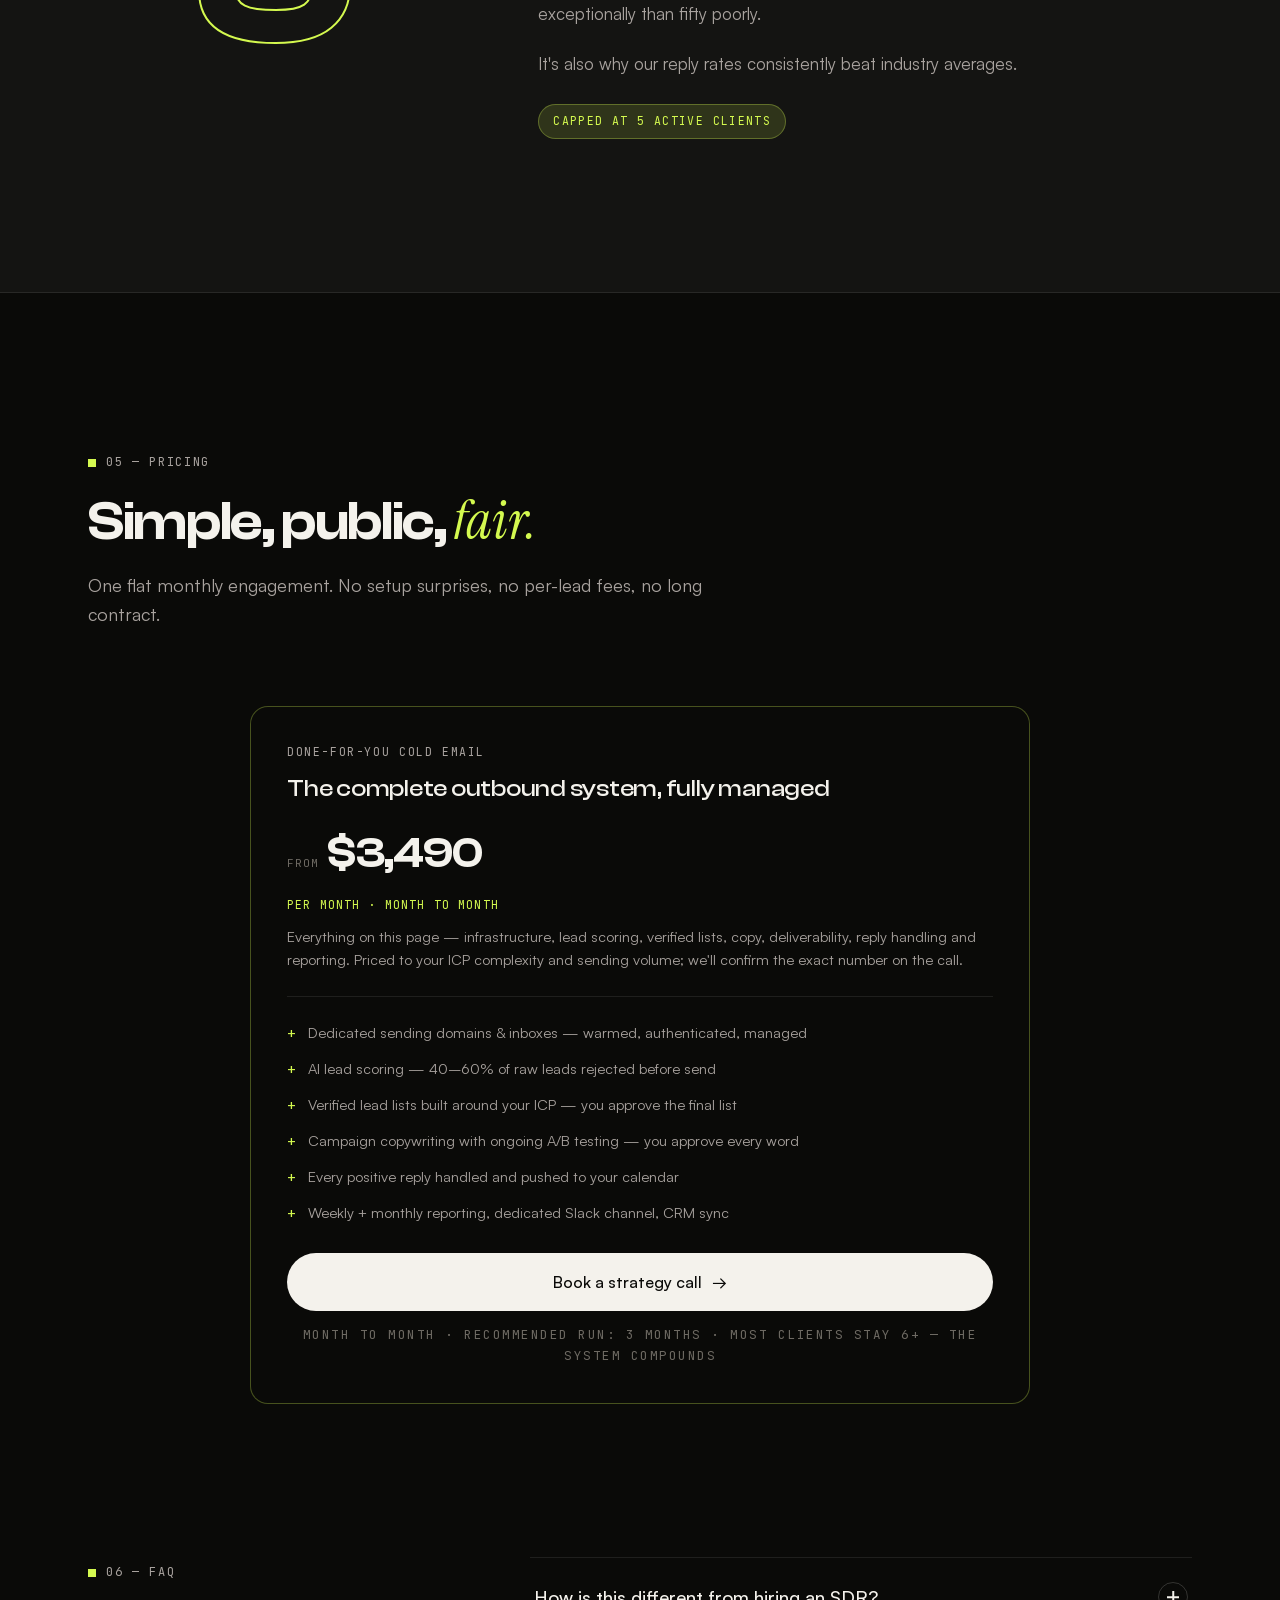
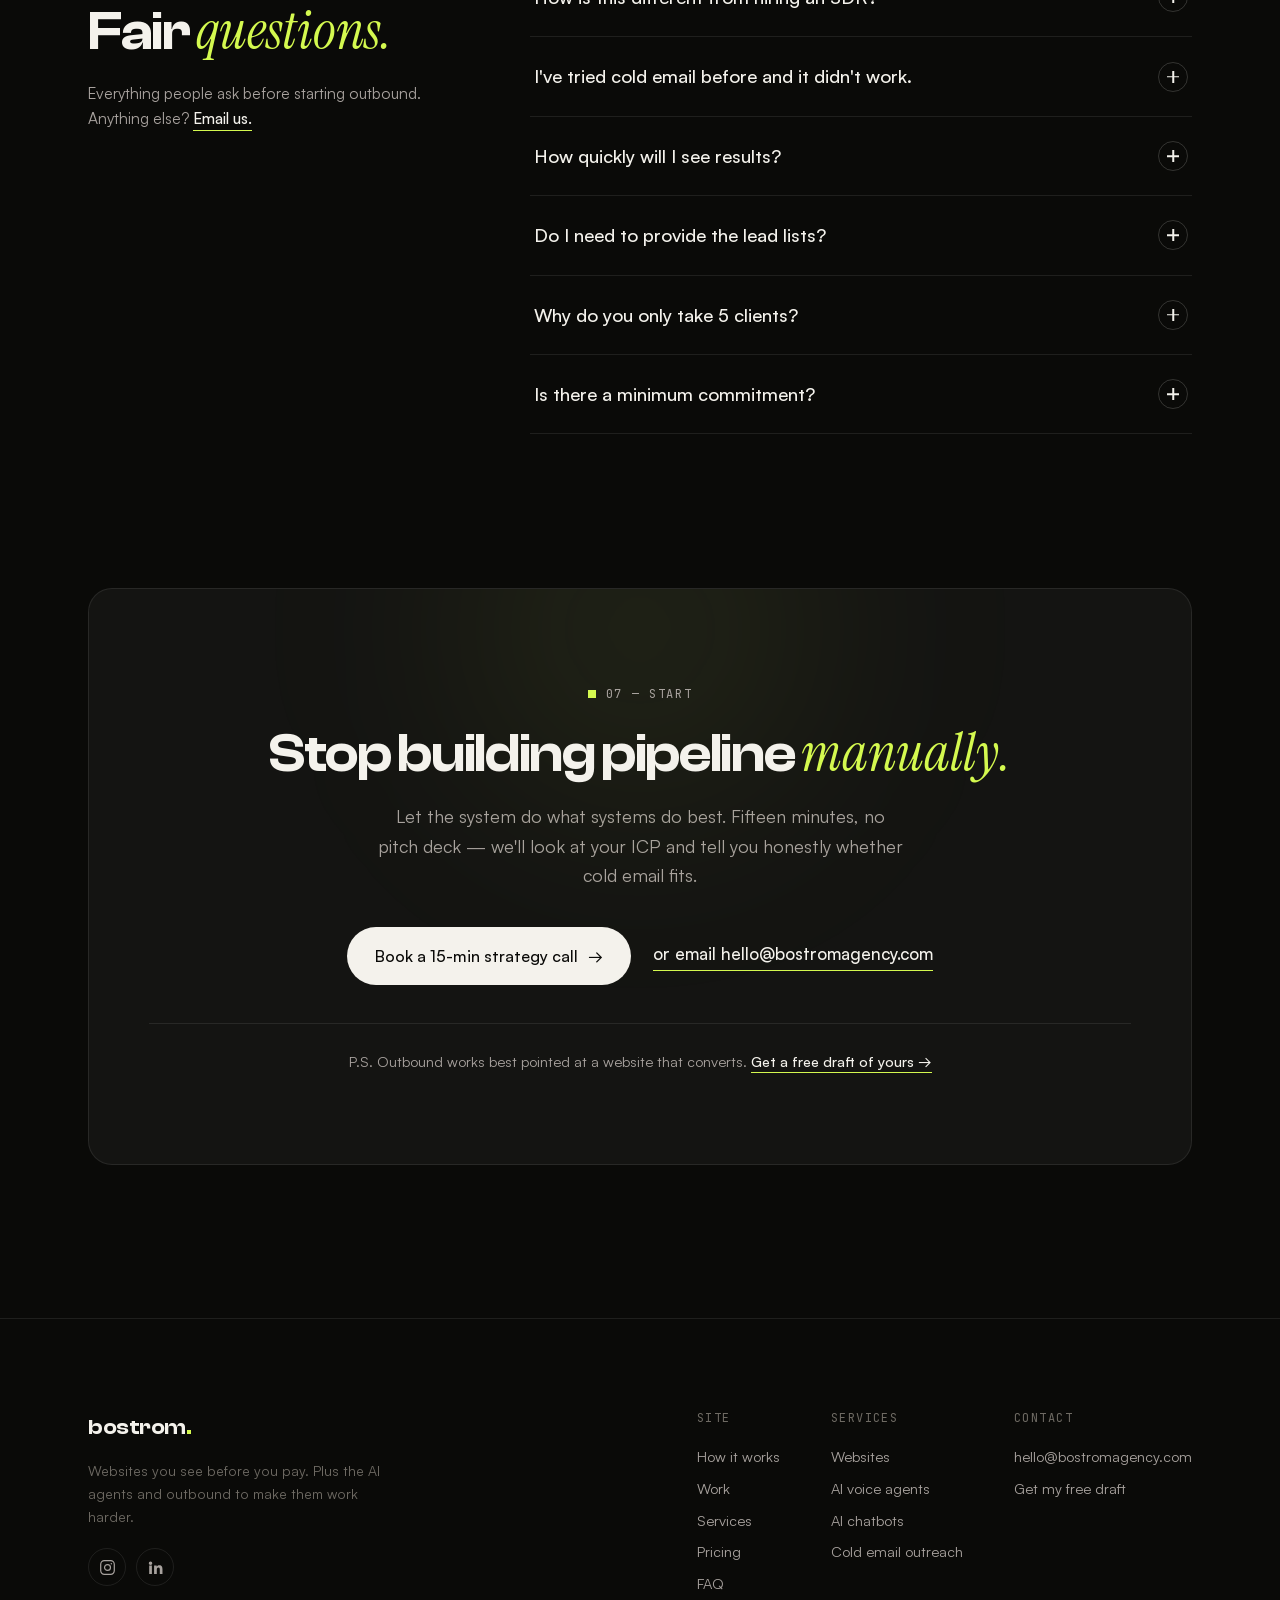
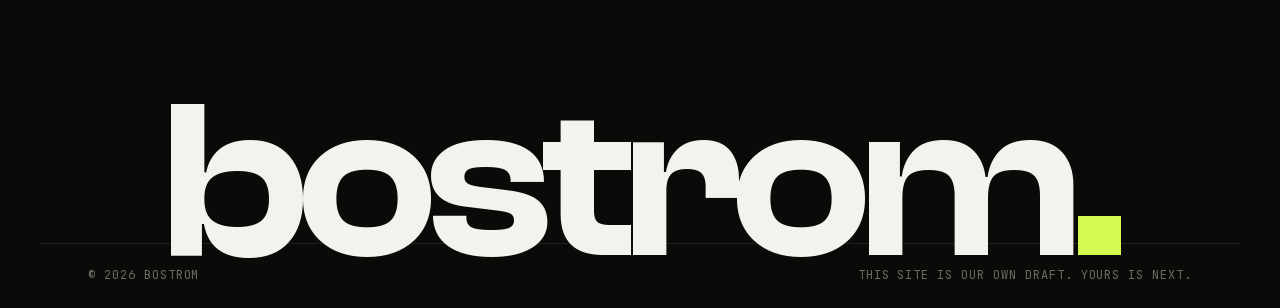
<file: cold-email.html>
<!DOCTYPE html>
<html lang="en">
<head>
<meta charset="UTF-8">
<meta name="viewport" content="width=device-width, initial-scale=1.0">
<title>Cold Email Outreach — Done-for-you outbound | Bostrom</title>
<meta name="description" content="Done-for-you cold email: dedicated infrastructure, AI lead scoring, campaign copy you approve, and every positive reply routed to your calendar. Capped at 5 clients. From $3,490/mo.">
<meta property="og:title" content="Cold Email Outreach — Done-for-you outbound | Bostrom">
<meta property="og:description" content="We build and run your entire cold email system. You show up to booked meetings.">
<meta property="og:type" content="website">
<link rel="icon" href="data:image/svg+xml,%3Csvg xmlns='http://www.w3.org/2000/svg' viewBox='0 0 64 64'%3E%3Crect width='64' height='64' rx='14' fill='%23D4F94F'/%3E%3Ctext x='32' y='46' font-family='Georgia,serif' font-style='italic' font-size='42' text-anchor='middle' fill='%230A0A08'%3Eb%3C/text%3E%3C/svg%3E">
<link rel="stylesheet" href="styles.css">
</head>
<body>
<a class="skip" href="#main">Skip to content</a>
<div id="nav-sentinel"></div>
<div class="grain" aria-hidden="true"></div>

<header class="nav" id="nav">
  <div class="container">
    <a class="wordmark" href="index.html">bostrom<i>.</i></a>
    <nav aria-label="Primary">
      <ul class="nav-links">
        <li><a href="index.html#process">How it works</a></li>
        <li><a href="index.html#work">Work</a></li>
        <li class="has-drop">
          <a href="index.html#services" aria-haspopup="true">Services</a>
          <div class="drop">
            <div class="drop-inner">
              <a href="index.html#pricing">Websites <span class="dm">from $997</span></a>
              <a href="voice-agents.html">AI voice agents <span class="dm">$1,997</span></a>
              <a href="chatbots.html">AI chatbots <span class="dm">$997</span></a>
              <a href="cold-email.html" aria-current="page">Cold email outreach <span class="dm">you're here</span></a>
            </div>
          </div>
        </li>
        <li><a href="#pricing">Pricing</a></li>
        <li><a href="#faq">FAQ</a></li>
      </ul>
    </nav>
    <div style="display:flex;align-items:center;gap:10px">
      <a class="btn js-book" href="#book">Book a call</a>
      <button class="nav-toggle" id="nav-toggle" aria-label="Menu" aria-expanded="false"><span></span><span></span><span></span></button>
    </div>
  </div>
</header>
<div class="mobile-menu" id="mobile-menu">
  <span class="mono">Menu</span>
  <a href="index.html">Home</a>
  <a href="voice-agents.html">AI voice agents</a>
  <a href="chatbots.html">AI chatbots</a>
  <a href="#pricing">Pricing</a>
  <a href="#faq">FAQ</a>
  <a href="#book" style="color:var(--lime)">Book a call</a>
</div>

<main id="main">

<!-- ================= HERO ================= -->
<section class="hero ce-hero" id="top">
  <div class="aurora aurora-1" aria-hidden="true"></div>
  <div class="aurora aurora-2" aria-hidden="true"></div>
  <div class="container hero-grid">
    <div>
      <span class="eyebrow fade-up" data-scramble>Cold Email Outreach · Done for you</span>
      <h1>
        <span class="line"><span class="line-in">Most agencies sell you</span></span>
        <span class="line"><span class="line-in">a retainer and a prayer.</span></span>
        <span class="line"><span class="line-in">We sell <span class="serif-a">booked meetings.</span></span></span>
      </h1>
      <p class="lead fade-up d1">You're busy running your company. We build and run your entire cold email system — the infrastructure, the targeting, the copy, the replies. You show up to meetings that are already on your calendar.</p>
      <div class="hero-cta fade-up d2">
        <a class="btn js-book" href="#book">Book a 15-min strategy call <span class="arr">→</span></a>
        <a class="link-u" href="#process">See the process</a>
      </div>
      <div class="hero-micro mono fade-up d3">
        <span>Month to month</span>
        <span>You approve every word</span>
        <span>5 clients max</span>
      </div>
      <div class="stat-row fade-up d3">
        <div class="stat"><b><span data-count="475123">0</span></b><span class="sl">Emails sent this year</span></div>
        <div class="stat"><b><span data-count="1.2" data-dec="1">0</span>%</b><span class="sl">Avg positive reply rate</span></div>
        <div class="stat"><b><span data-count="723">0</span></b><span class="sl">Meetings booked</span></div>
      </div>
    </div>
    <div class="ce-visual fade-up d2">
      <div class="inbox">
        <div class="inbox-head"><b>Inbox — replies</b><span class="chip" id="inbox-count">0 positive</span></div>
        <div id="inbox-rows">
          <div class="mail-row"><span class="who">Sarah J.</span><span class="subj"><b>Re: quick question</b> — Yes, let's talk. Thursday?</span><span class="tag">New</span></div>
          <div class="mail-row"><span class="who">David C.</span><span class="subj"><b>Re: intro</b> — Interesting timing, send more info.</span><span class="tag">New</span></div>
          <div class="mail-row"><span class="who">Amira K.</span><span class="subj"><b>Re: your note</b> — Who else have you done this for?</span><span class="tag">New</span></div>
          <div class="mail-row"><span class="who">Tom W.</span><span class="subj"><b>Re: quick question</b> — Booked a slot on your calendar.</span><span class="tag">New</span></div>
        </div>
      </div>
      <p class="ce-caption mono">Every positive reply → <b>your calendar</b></p>
    </div>
  </div>
</section>

<!-- ================= TICKER ================= -->
<div class="ticker" aria-hidden="true">
  <div class="ticker-track">
    <div>
      <span>Domains &amp; inboxes warmed for you</span><em>✦</em>
      <span>40–60% of leads rejected before send</span><em>✦</em>
      <span>You approve every word</span><em>✦</em>
      <span>Replies handled to your calendar</span><em>✦</em>
      <span>First meetings by week 3</span><em>✦</em>
      <span>Month to month</span><em>✦</em>
      <span>5 clients — no more</span><em>✦</em>
    </div>
    <div>
      <span>Domains &amp; inboxes warmed for you</span><em>✦</em>
      <span>40–60% of leads rejected before send</span><em>✦</em>
      <span>You approve every word</span><em>✦</em>
      <span>Replies handled to your calendar</span><em>✦</em>
      <span>First meetings by week 3</span><em>✦</em>
      <span>Month to month</span><em>✦</em>
      <span>5 clients — no more</span><em>✦</em>
    </div>
  </div>
</div>

<!-- ================= INCLUDED ================= -->
<section class="sect" id="included">
  <div class="container">
    <div class="sect-head" data-reveal>
      <span class="eyebrow">01 — What you get</span>
      <h2>One service. The complete <span class="serif-a">pipeline.</span></h2>
      <p class="lead">Not software, not a course, not "consulting." We build and manage your entire outbound system — and everything below is included, always.</p>
    </div>
    <ul class="inc-grid" data-reveal>
      <li><span><b>Custom sending infrastructure</b> — dedicated domains and inboxes, warmed and managed, kept separate so your main domain's reputation is never at risk</span></li>
      <li><span><b>AI lead scoring &amp; classification</b> — every prospect screened by ICP fit, intent signals and company data before a single email goes out</span></li>
      <li><span><b>Verified lead lists</b> — sourced, enriched and verified around your ideal customer; you approve the final list</span></li>
      <li><span><b>Personalized campaign copy</b> — written for you, A/B tested continuously; you approve every word before it sends</span></li>
      <li><span><b>Full deliverability management</b> — SPF, DKIM, DMARC, warmup and daily monitoring, so emails land in inboxes, not spam</span></li>
      <li><span><b>Reply handling &amp; booking</b> — every response managed; positive replies get routed straight to your calendar</span></li>
      <li><span><b>Weekly + monthly reporting</b> — sends, replies, meetings booked, and what we're changing next</span></li>
      <li><span><b>Dedicated Slack channel &amp; CRM sync</b> — a direct line to us, with every lead and meeting synced to your CRM</span></li>
    </ul>
  </div>
</section>

<!-- ================= TARGETING ================= -->
<section class="sect" id="targeting" style="padding-top:0">
  <div class="container split">
    <div data-reveal>
      <span class="eyebrow">02 — Targeting</span>
      <h2>We reject more leads than most agencies <span class="serif-a">contact.</span></h2>
      <p class="lead">Every prospect passes through our scoring system before a single email is sent — classified by ICP fit, intent signals and company data.</p>
      <p class="more"><b>40–60% of raw leads get rejected.</b> That's the point. Volume sprayed at the wrong people burns your domains and your reputation. You only reach people who can actually buy — and you approve the final list before anything sends.</p>
    </div>
    <div class="score-card" data-reveal>
      <div class="score-head"><b>bostrom-core / lead screening</b><span class="live-chip"><i></i>Live</span></div>
      <div id="score-rows">
        <div class="score-row" data-verdict="hot" data-label="Match"><span class="who">VP Engineering</span><span class="why">Series B SaaS · 50–200 employees</span><span class="tag">Scoring…</span></div>
        <div class="score-row" data-verdict="warm" data-label="Partial"><span class="who">Director of Ops</span><span class="why">Mid-market · right vertical · nurture</span><span class="tag">Scoring…</span></div>
        <div class="score-row" data-verdict="rej" data-label="Rejected"><span class="who">Scrum Master</span><span class="why">No budget signal · wrong vertical</span><span class="tag">Scoring…</span></div>
        <div class="score-row" data-verdict="hot" data-label="Match"><span class="who">Founder / CEO</span><span class="why">Hiring signal · ICP industry · US</span><span class="tag">Scoring…</span></div>
      </div>
      <div class="score-foot">Rejected before send: <b>40–60%</b> of raw leads</div>
    </div>
  </div>
</section>

<!-- ================= PROCESS ================= -->
<section class="sect" id="process" style="padding-top:0">
  <div class="container">
    <div class="sect-head" data-reveal>
      <span class="eyebrow">03 — The process</span>
      <h2>From kickoff to booked meetings in <span class="serif-a">three weeks.</span></h2>
      <p class="lead">No black box. Here's exactly what happens after you say go.</p>
    </div>
    <div class="steps">
      <div class="step" data-reveal>
        <span class="step-num">01</span>
        <div>
          <h3>Kickoff &amp; targeting</h3>
          <p>We learn your business, your ideal customer and your goals — then define exactly who you want to reach: titles, industries, company size, buying signals.</p>
        </div>
        <span class="chip">Day 0</span>
      </div>
      <div class="step" data-reveal>
        <span class="step-num">02</span>
        <div>
          <h3>Infrastructure build</h3>
          <p>Dedicated sending domains and inboxes, authenticated end to end — SPF, DKIM, DMARC — and separate from your main domain, so your reputation is never on the line. Warmup begins immediately.</p>
        </div>
        <span class="chip">Days 1–7</span>
      </div>
      <div class="step" data-reveal>
        <span class="step-num">03</span>
        <div>
          <h3>List building &amp; scoring</h3>
          <p>While the inboxes warm, we source, verify and score thousands of prospects against your ICP. 40–60% get rejected before we spend anything reaching them. You approve the final list.</p>
        </div>
        <span class="chip">Days 7–14</span>
      </div>
      <div class="step" data-reveal>
        <span class="step-num">04</span>
        <div>
          <h3>Copy, approval &amp; launch</h3>
          <p>Personalized campaigns, written for you — you approve every word before anything sends. First emails go out around day 14, then we A/B test against real reply data.</p>
        </div>
        <span class="chip">Day 14</span>
      </div>
      <div class="step" data-reveal>
        <span class="step-num">05</span>
        <div>
          <h3>Replies handled, meetings booked</h3>
          <p>We manage every reply. Positive responses get routed to your calendar — you show up and close. Weekly reports keep the whole campaign transparent.</p>
        </div>
        <span class="chip">Week 3 →</span>
      </div>
    </div>
  </div>
</section>

<!-- ================= CAPACITY ================= -->
<section class="sect cap" id="capacity">
  <div class="container cap-grid">
    <div class="cap-num" data-reveal aria-hidden="true">5</div>
    <div class="cap-copy" data-reveal>
      <span class="eyebrow">04 — Capacity</span>
      <h2>Five clients. <span class="serif-a">No more.</span></h2>
      <p>Other agencies run hundreds of clients on shared infrastructure. We cap at five — because cold email at this level needs <b>dedicated infrastructure, constant monitoring and manual optimization</b>, and we'd rather run five campaigns exceptionally than fifty poorly.</p>
      <p>It's also why our reply rates consistently beat industry averages.</p>
      <span class="chip">Capped at 5 active clients</span>
    </div>
  </div>
</section>

<!-- ================= PRICING ================= -->
<section class="sect" id="pricing">
  <div class="container">
    <div class="sect-head" data-reveal>
      <span class="eyebrow">05 — Pricing</span>
      <h2>Simple, public, <span class="serif-a">fair.</span></h2>
      <p class="lead">One flat monthly engagement. No setup surprises, no per-lead fees, no long contract.</p>
    </div>
    <div class="price-card ce-price" data-reveal>
      <span class="t">Done-for-you cold email</span>
      <h3>The complete outbound system, fully managed</h3>
      <div class="amt"><span>from</span><b>$3,490</b></div>
      <div class="amt-mo mono">per month · month to month</div>
      <p>Everything on this page — infrastructure, lead scoring, verified lists, copy, deliverability, reply handling and reporting. Priced to your ICP complexity and sending volume; we'll confirm the exact number on the call.</p>
      <ul class="feat">
        <li>Dedicated sending domains &amp; inboxes — warmed, authenticated, managed</li>
        <li>AI lead scoring — 40–60% of raw leads rejected before send</li>
        <li>Verified lead lists built around your ICP — you approve the final list</li>
        <li>Campaign copywriting with ongoing A/B testing — you approve every word</li>
        <li>Every positive reply handled and pushed to your calendar</li>
        <li>Weekly + monthly reporting, dedicated Slack channel, CRM sync</li>
      </ul>
      <a class="btn js-book" href="#book">Book a strategy call <span class="arr">→</span></a>
      <p class="pn mono">Month to month · Recommended run: 3 months · Most clients stay 6+ — the system compounds</p>
    </div>
  </div>
</section>

<!-- ================= FAQ ================= -->
<section class="sect" id="faq" style="padding-top:0">
  <div class="container">
    <div class="faq-grid">
    <div class="sect-head" data-reveal>
      <span class="eyebrow">06 — FAQ</span>
      <h2>Fair <span class="serif-a">questions.</span></h2>
      <p class="lead">Everything people ask before starting outbound. Anything else? <a class="link-u" href="mailto:hello@bostromagency.com">Email us.</a></p>
    </div>
    <div class="faq-list" data-reveal>
      <div class="faq-item">
        <button class="faq-q" aria-expanded="false"><span>How is this different from hiring an SDR?</span><span class="ic" aria-hidden="true"></span></button>
        <div class="faq-a"><p>An SDR costs $50–80k+ in salary alone, takes months to ramp, and handles maybe 50–100 touches a day. Our system handles thousands of personalized touches daily across authenticated infrastructure, with lead scoring an SDR can't replicate. And it costs less.</p></div>
      </div>
      <div class="faq-item">
        <button class="faq-q" aria-expanded="false"><span>I've tried cold email before and it didn't work.</span><span class="ic" aria-hidden="true"></span></button>
        <div class="faq-a"><p>Most cold email failures are infrastructure and deliverability problems, not messaging problems. If your emails land in spam, it doesn't matter how good the copy is. We build the infrastructure from scratch — proper authentication, dedicated sending domains, gradual warmup — so the copy actually gets read.</p></div>
      </div>
      <div class="faq-item">
        <button class="faq-q" aria-expanded="false"><span>How quickly will I see results?</span><span class="ic" aria-hidden="true"></span></button>
        <div class="faq-a"><p>Infrastructure build takes about 7 days, warmup runs for two weeks, and first emails go out around day 14. Most clients see qualified replies within the first few days of sending; first booked meetings typically happen by week 3.</p></div>
      </div>
      <div class="faq-item">
        <button class="faq-q" aria-expanded="false"><span>Do I need to provide the lead lists?</span><span class="ic" aria-hidden="true"></span></button>
        <div class="faq-a"><p>No. We handle all prospecting, enrichment, verification and scoring. You define your ideal customer on the kickoff call and approve the final list — that's it.</p></div>
      </div>
      <div class="faq-item">
        <button class="faq-q" aria-expanded="false"><span>Why do you only take 5 clients?</span><span class="ic" aria-hidden="true"></span></button>
        <div class="faq-a"><p>Because cold email at this level requires dedicated infrastructure, constant monitoring and manual optimization. We'd rather run five campaigns exceptionally than fifty poorly — it's why our reply rates consistently beat industry averages.</p></div>
      </div>
      <div class="faq-item">
        <button class="faq-q" aria-expanded="false"><span>Is there a minimum commitment?</span><span class="ic" aria-hidden="true"></span></button>
        <div class="faq-a"><p>No — the contract is month to month. We recommend a three-month run for optimal results, and most clients stay six months or longer, because the system compounds: warmed domains, refined copy and a growing dataset all keep improving.</p></div>
      </div>
    </div>
    </div>
  </div>
</section>

<!-- ================= BOOK ================= -->
<section class="sect" id="book" style="padding-top:0">
  <div class="container">
    <div class="ce-cta-panel" data-reveal>
      <div class="aurora" aria-hidden="true"></div>
      <span class="eyebrow" style="position:relative">07 — Start</span>
      <h2 style="position:relative">Stop building pipeline <span class="serif-a">manually.</span></h2>
      <p class="lead">Let the system do what systems do best. Fifteen minutes, no pitch deck — we'll look at your ICP and tell you honestly whether cold email fits.</p>
      <div class="ce-cta-actions">
        <a class="btn js-book" href="#book">Book a 15-min strategy call <span class="arr">→</span></a>
        <a class="link-u" href="mailto:hello@bostromagency.com">or email hello@bostromagency.com</a>
      </div>
      <p class="ce-ps">P.S. Outbound works best pointed at a website that converts. <a class="link-u" href="index.html#start">Get a free draft of yours →</a></p>
    </div>
  </div>
</section>
</main>

<!-- ================= FOOTER ================= -->
<footer>
  <div class="container foot-top">
    <div class="foot-col">
      <a class="wordmark" href="index.html">bostrom<i>.</i></a>
      <p style="color:var(--dim);font-size:14px;margin-top:14px;max-width:30ch">Websites you see before you pay. Plus the AI agents and outbound to make them work harder.</p>
      <div class="foot-social">
        <a href="https://www.instagram.com/bostromagency/" target="_blank" rel="noopener" aria-label="Bostrom on Instagram">
          <svg viewBox="0 0 24 24" fill="none" stroke="currentColor" stroke-width="1.7" stroke-linecap="round" stroke-linejoin="round" aria-hidden="true"><rect x="2.4" y="2.4" width="19.2" height="19.2" rx="5.2"/><circle cx="12" cy="12" r="4.2"/><circle cx="17.4" cy="6.6" r="1.05" fill="currentColor" stroke="none"/></svg>
        </a>
        <a href="https://www.linkedin.com/in/ajeo006/" target="_blank" rel="noopener" aria-label="Bostrom on LinkedIn">
          <svg viewBox="0 0 24 24" fill="currentColor" aria-hidden="true"><path d="M4.98 3.5a2.5 2.5 0 1 1 0 5 2.5 2.5 0 0 1 0-5ZM3.1 9h3.8v12H3.1V9Zm6.9 0h3.64v1.64h.05c.51-.96 1.75-1.98 3.6-1.98 3.85 0 4.56 2.53 4.56 5.83V21h-3.8v-5.85c0-1.4-.03-3.2-1.95-3.2-1.95 0-2.25 1.52-2.25 3.1V21H10V9Z"/></svg>
        </a>
      </div>
    </div>
    <div class="foot-links">
      <div class="foot-col">
        <span class="mono">Site</span>
        <a href="index.html#process">How it works</a>
        <a href="index.html#work">Work</a>
        <a href="index.html#services">Services</a>
        <a href="index.html#pricing">Pricing</a>
        <a href="index.html#faq">FAQ</a>
      </div>
      <div class="foot-col">
        <span class="mono">Services</span>
        <a href="index.html#pricing">Websites</a>
        <a href="voice-agents.html">AI voice agents</a>
        <a href="chatbots.html">AI chatbots</a>
        <a href="cold-email.html">Cold email outreach</a>
      </div>
      <div class="foot-col">
        <span class="mono">Contact</span>
        <a href="mailto:hello@bostromagency.com">hello@bostromagency.com</a>
        <a href="index.html#start">Get my free draft</a>
      </div>
    </div>
  </div>
  <a class="giant" href="#top" aria-label="Bostrom — back to top">bostrom<i>.</i></a>
  <div class="container foot-bottom">
    <span class="mono">© 2026 Bostrom</span>
    <span class="mono">This site is our own draft. Yours is next.</span>
  </div>
</footer>

<script>
(function(){
"use strict";
/* ============ CONFIG — EDIT THESE ============ */
var BOOKING_URL = "https://calendly.com/apexplainervideos/bostrom"; // reused from current site — consider a Bostrom-branded Calendly
if (BOOKING_URL) document.querySelectorAll('.js-book').forEach(function(a){ a.href = BOOKING_URL; a.target = '_blank'; a.rel = 'noopener'; });

var rm = window.matchMedia('(prefers-reduced-motion: reduce)').matches;

/* ============ LOAD ORCHESTRATION ============ */
window.addEventListener('load', function(){ requestAnimationFrame(function(){ document.body.classList.add('loaded'); }); });
setTimeout(function(){ document.body.classList.add('loaded'); }, 1200); // fallback

/* ============ NAV ============ */
var nav = document.getElementById('nav');
new IntersectionObserver(function(e){ nav.classList.toggle('scrolled', !e[0].isIntersecting); })
  .observe(document.getElementById('nav-sentinel'));

var toggle = document.getElementById('nav-toggle'), menu = document.getElementById('mobile-menu');
toggle.addEventListener('click', function(){
  var open = menu.classList.toggle('open');
  document.body.classList.toggle('menu-open', open);
  toggle.setAttribute('aria-expanded', open);
});
menu.querySelectorAll('a').forEach(function(a){ a.addEventListener('click', function(){
  menu.classList.remove('open'); document.body.classList.remove('menu-open'); toggle.setAttribute('aria-expanded','false');
});});

/* ============ REVEALS ============ */
var io = new IntersectionObserver(function(entries){
  entries.forEach(function(en){ if(en.isIntersecting){ en.target.classList.add('in'); io.unobserve(en.target); } });
},{threshold:0.18, rootMargin:'0px 0px -40px 0px'});
document.querySelectorAll('[data-reveal]').forEach(function(el){ io.observe(el); });

/* ============ SCRAMBLE (eyebrow) ============ */
function scramble(el){
  if (rm) return;
  var chars = '!<>-_\\/[]{}—=+*^?#';
  var final = el.textContent, frame = 0, total = 26;
  (function tick(){
    var out = '';
    for (var i=0;i<final.length;i++){
      var reveal = (i/final.length)*total*0.7;
      out += frame > reveal ? final[i] : (final[i]===' '||final[i]==='·') ? final[i] : chars[Math.floor(Math.random()*chars.length)];
    }
    el.textContent = out;
    if (frame++ < total) requestAnimationFrame(tick); else el.textContent = final;
  })();
}
document.querySelectorAll('[data-scramble]').forEach(function(el){
  setTimeout(function(){ scramble(el); }, 300);
});

/* ============ VISIBILITY-GATED DEMOS ============ */
function whenVisible(el, cb){
  new IntersectionObserver(function(e,obs){ if(e[0].isIntersecting){ cb(); obs.disconnect(); } },{threshold:0.35}).observe(el);
}

/* --- inbox demo --- */
var inboxRows = document.querySelectorAll('#inbox-rows .mail-row');
var inboxCount = document.getElementById('inbox-count');
whenVisible(document.getElementById('inbox-rows'), function(){
  var states = ['hot','warm','warm','hot'], labels = ['Meeting booked','Interested','Interested','Meeting booked'];
  function run(){
    var n = 0;
    inboxRows.forEach(function(r){ r.classList.remove('on'); var t = r.querySelector('.tag'); t.className = 'tag'; t.textContent = 'New'; });
    inboxCount.textContent = '0 positive';
    inboxRows.forEach(function(r, i){
      setTimeout(function(){ r.classList.add('on'); }, 400 + i*700);
      setTimeout(function(){
        var t = r.querySelector('.tag');
        t.classList.add(states[i]); t.textContent = labels[i];
        n++; inboxCount.textContent = n + ' positive';
      }, 1300 + i*900);
    });
    setTimeout(run, 1300 + inboxRows.length*900 + 4200);
  }
  if (rm){ inboxRows.forEach(function(r,i){ r.classList.add('on'); var t=r.querySelector('.tag'); t.classList.add(states[i]); t.textContent=labels[i]; }); inboxCount.textContent='4 positive'; }
  else run();
});

/* --- lead scoring demo --- */
var scoreRows = document.querySelectorAll('#score-rows .score-row');
whenVisible(document.getElementById('score-rows'), function(){
  function run(){
    scoreRows.forEach(function(r){
      r.classList.remove('on','rejected');
      var t = r.querySelector('.tag'); t.className = 'tag'; t.textContent = 'Scoring…';
    });
    scoreRows.forEach(function(r, i){
      setTimeout(function(){ r.classList.add('on'); }, 400 + i*650);
      setTimeout(function(){
        var t = r.querySelector('.tag');
        t.classList.add(r.dataset.verdict); t.textContent = r.dataset.label;
        if (r.dataset.verdict === 'rej') r.classList.add('rejected');
      }, 1400 + i*850);
    });
    setTimeout(run, 1400 + scoreRows.length*850 + 4600);
  }
  if (rm){
    scoreRows.forEach(function(r){
      r.classList.add('on');
      var t = r.querySelector('.tag'); t.classList.add(r.dataset.verdict); t.textContent = r.dataset.label;
      if (r.dataset.verdict === 'rej') r.classList.add('rejected');
    });
  } else run();
});

/* ============ COUNT-UPS ============ */
function fmt(v, dec){ return v.toLocaleString('en-US',{minimumFractionDigits:dec,maximumFractionDigits:dec}); }
document.querySelectorAll('[data-count]').forEach(function(el){
  var target = parseFloat(el.dataset.count), dec = +(el.dataset.dec||0);
  if (rm){ el.textContent = fmt(target, dec); return; }
  whenVisible(el, function(){
    var start = null, dur = 1500;
    (function step(ts){
      if (!start) start = ts;
      var p = Math.min((ts-start)/dur, 1);
      var v = p === 1 ? target : target*(1-Math.pow(2,-10*p));
      el.textContent = fmt(v, dec);
      if (p < 1) requestAnimationFrame(step);
    })(performance.now());
  });
});

/* ============ FAQ ============ */
document.querySelectorAll('.faq-item').forEach(function(item){
  var q = item.querySelector('.faq-q'), a = item.querySelector('.faq-a');
  q.addEventListener('click', function(){
    var open = item.classList.contains('open');
    document.querySelectorAll('.faq-item.open').forEach(function(o){
      o.classList.remove('open'); o.querySelector('.faq-a').style.maxHeight = null;
      o.querySelector('.faq-q').setAttribute('aria-expanded','false');
    });
    if (!open){
      item.classList.add('open');
      a.style.maxHeight = a.scrollHeight + 'px';
      q.setAttribute('aria-expanded','true');
    }
  });
});
})();
</script>
</body>
</html>
</file>
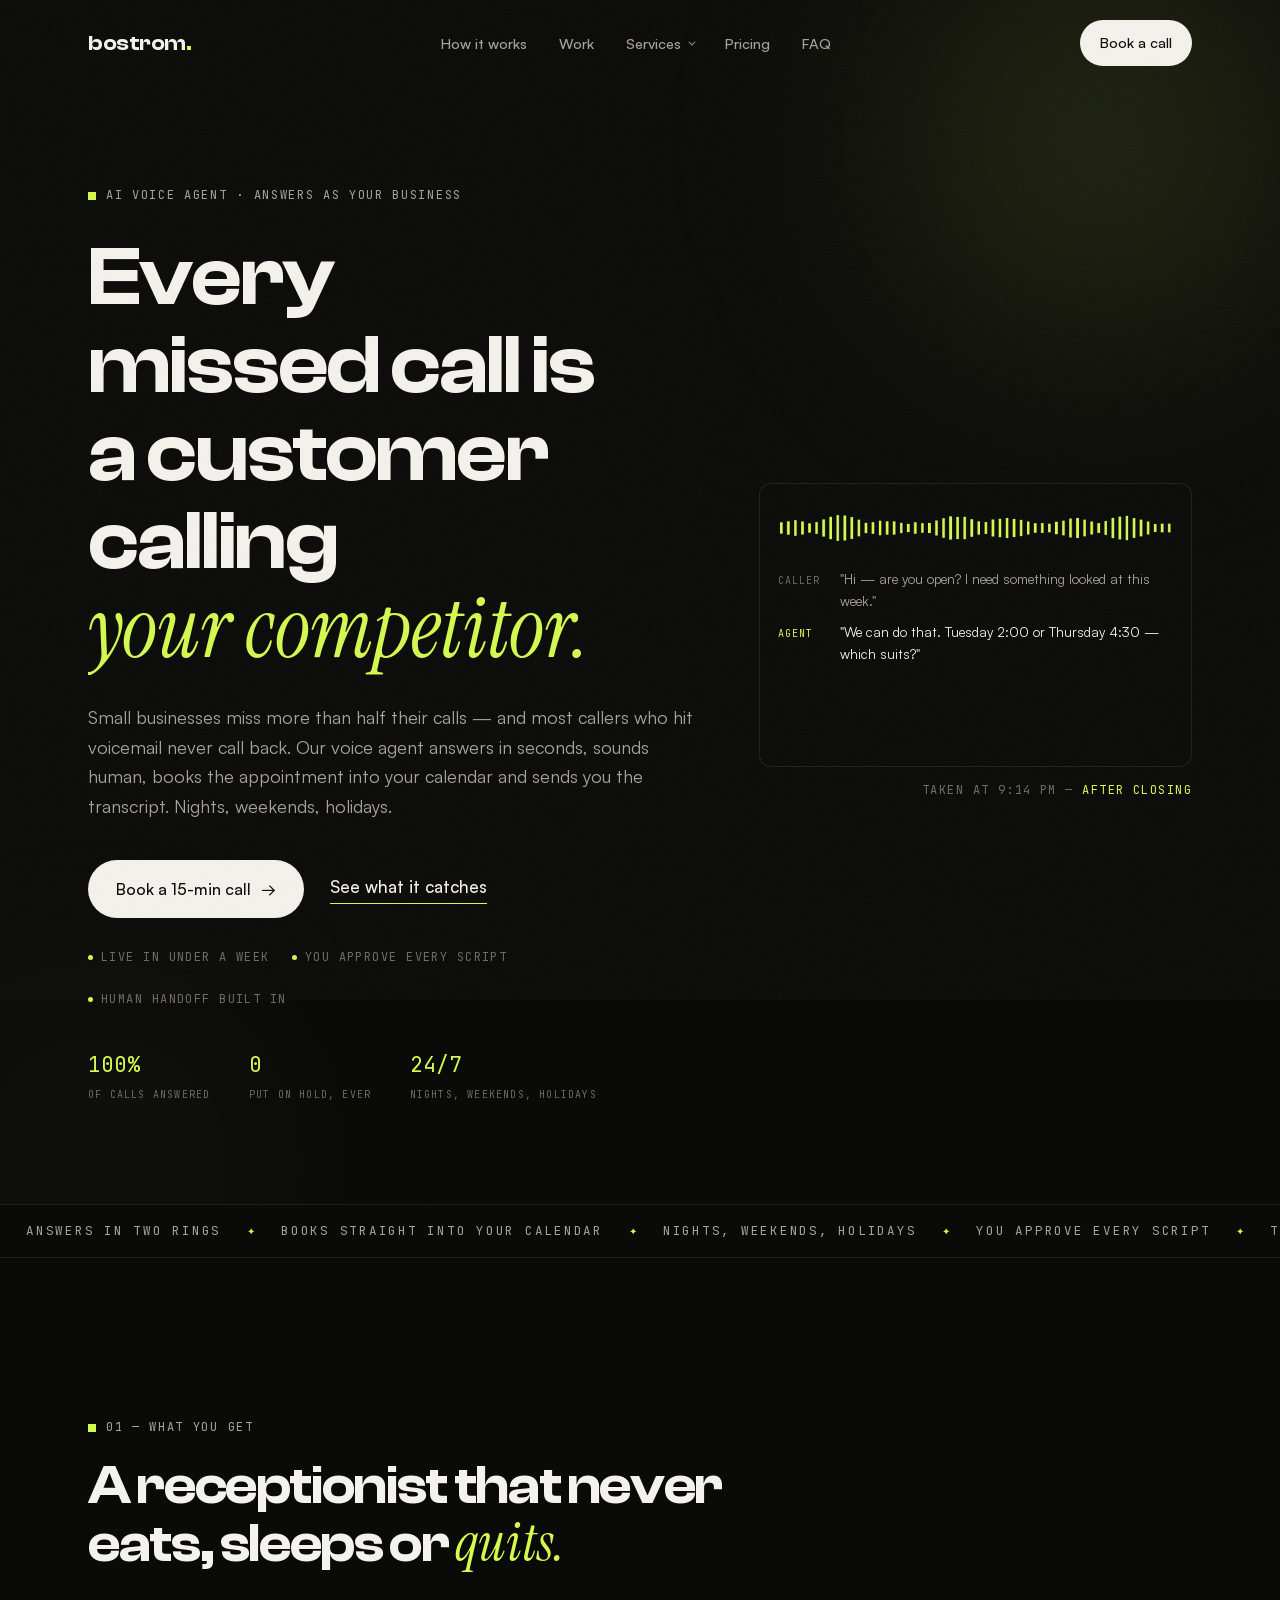
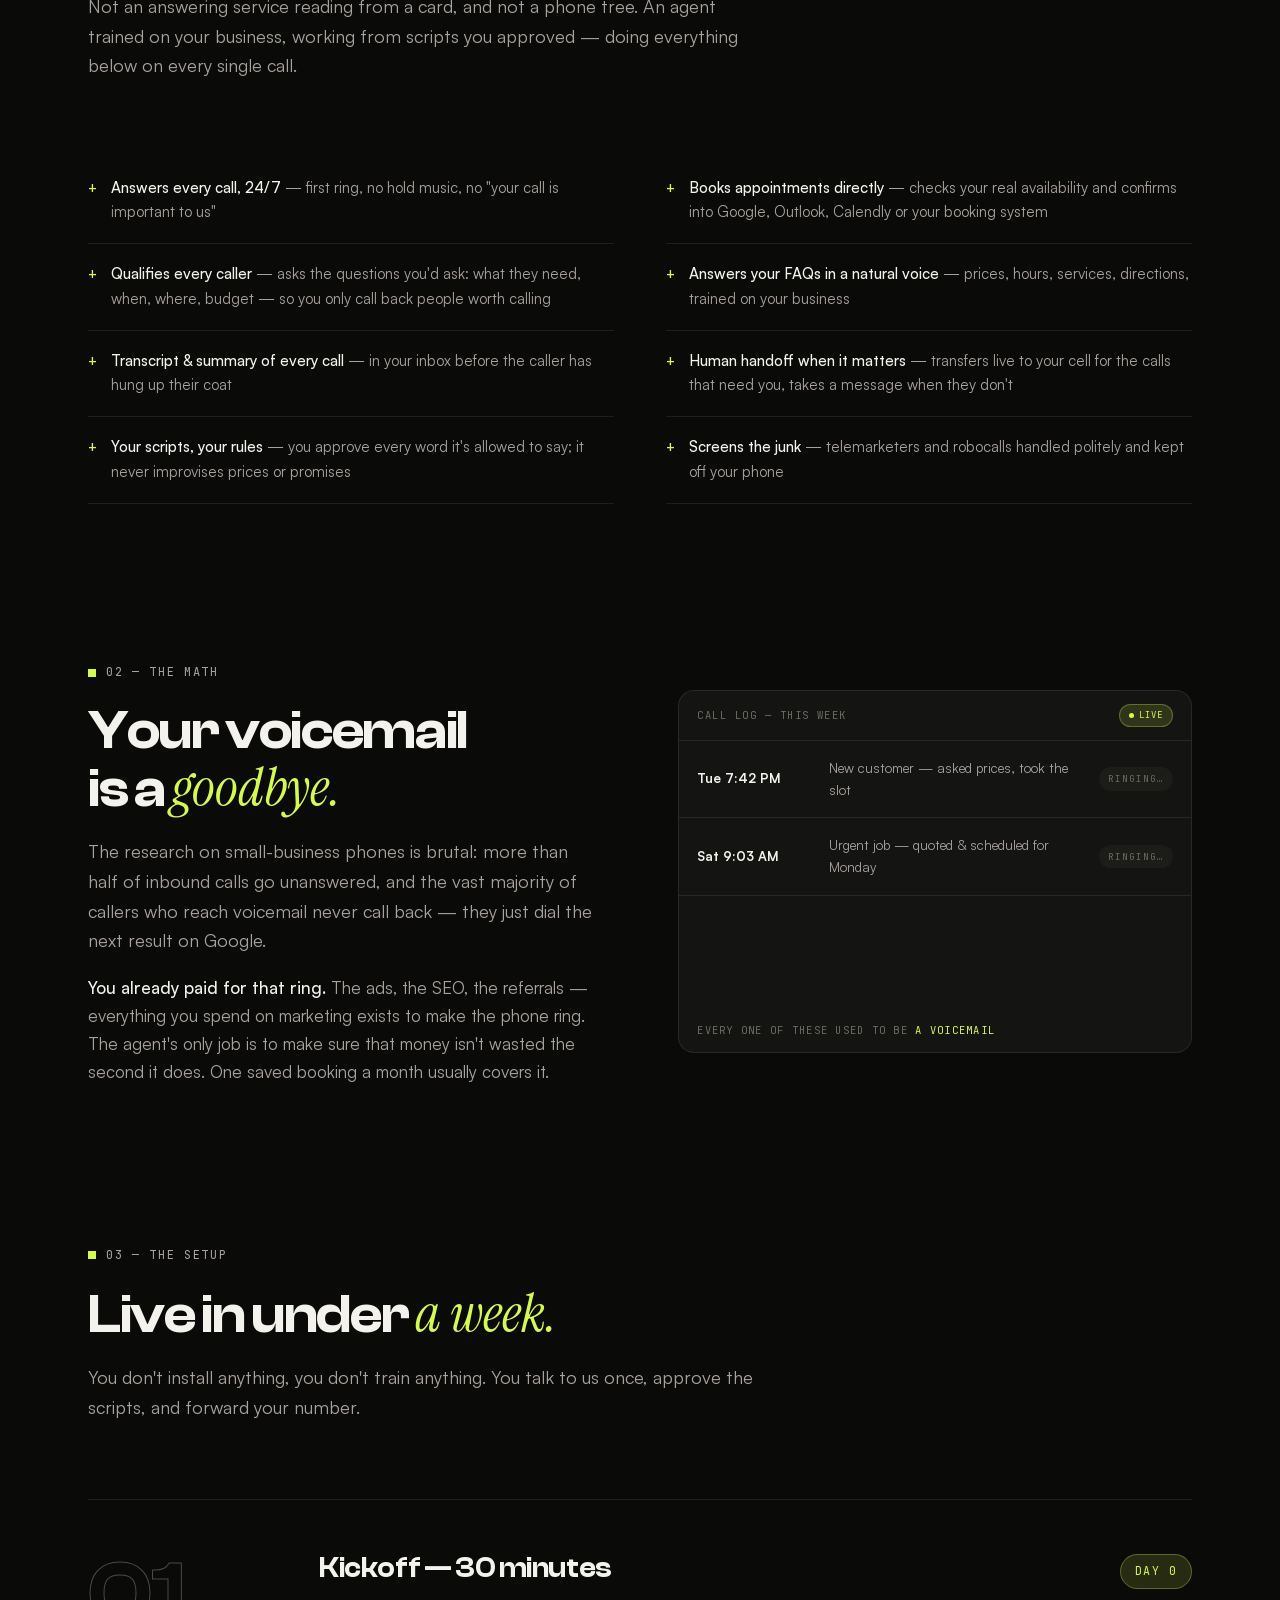
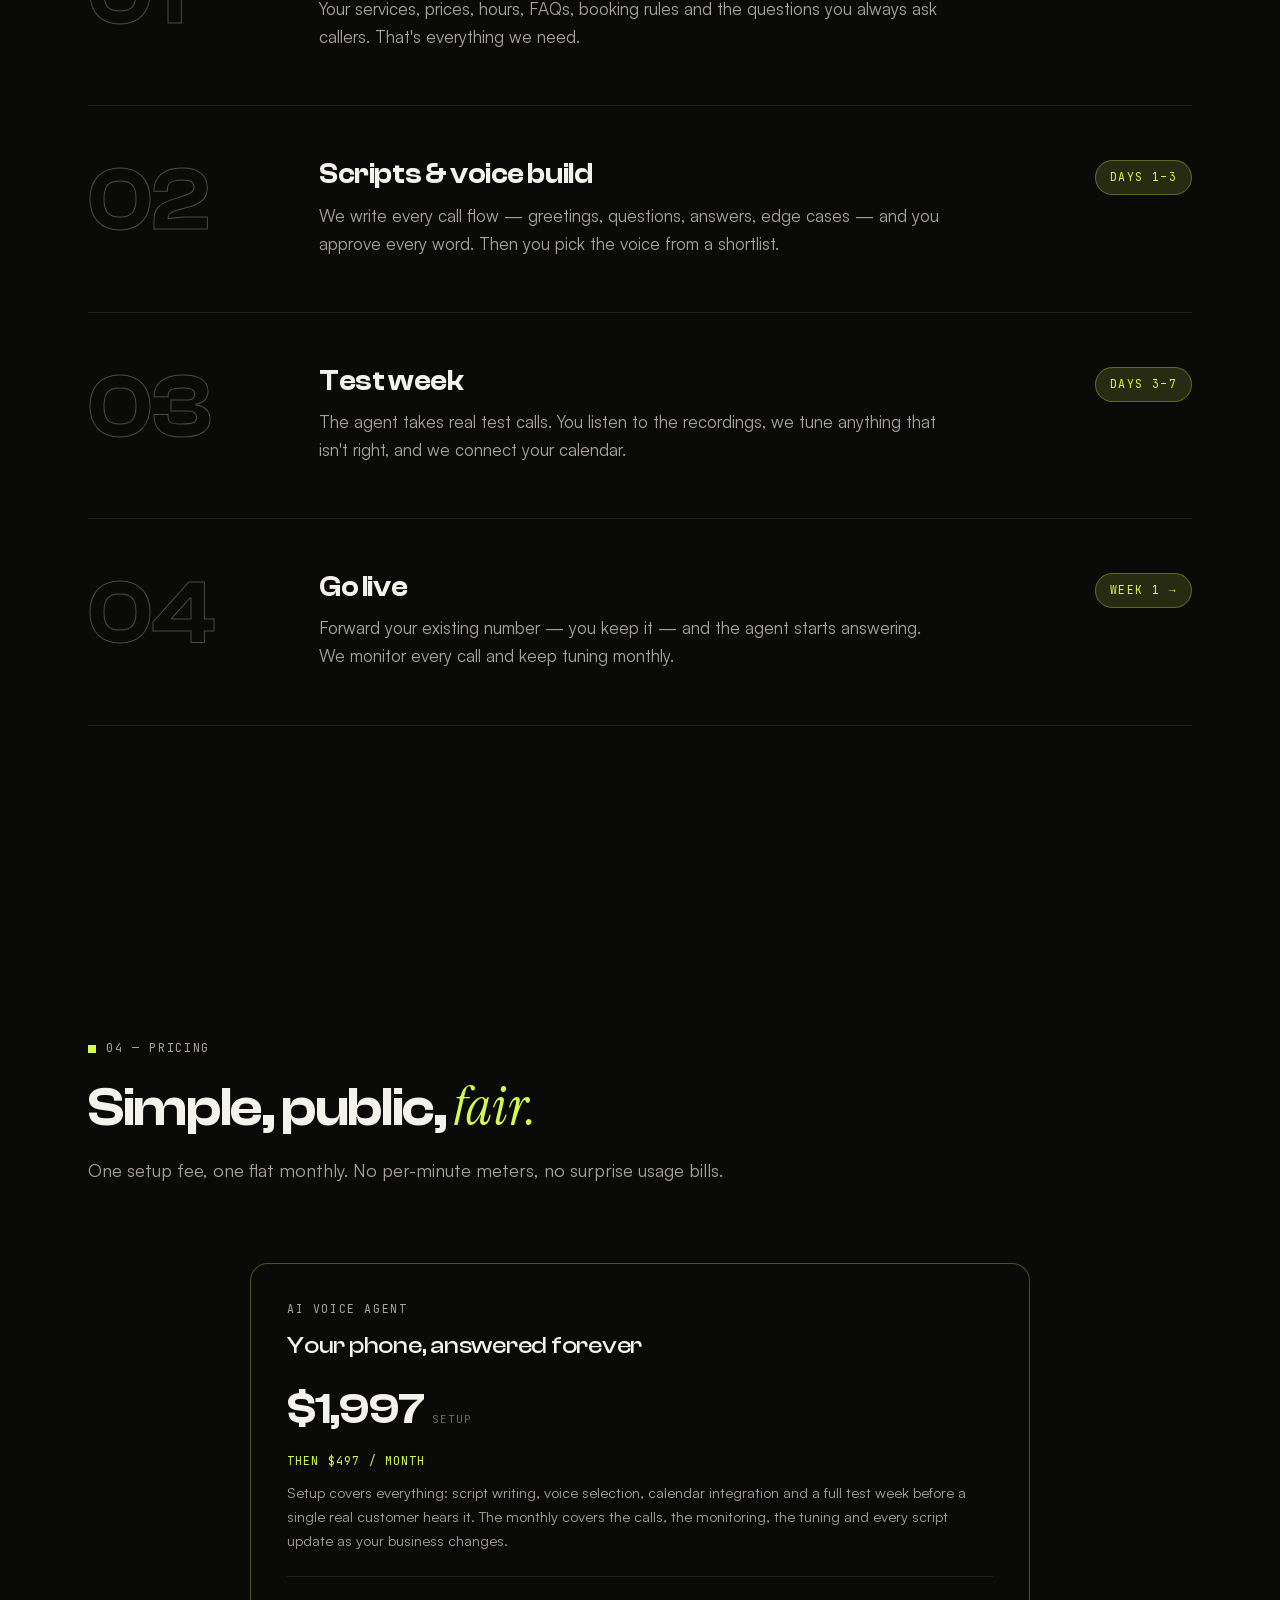
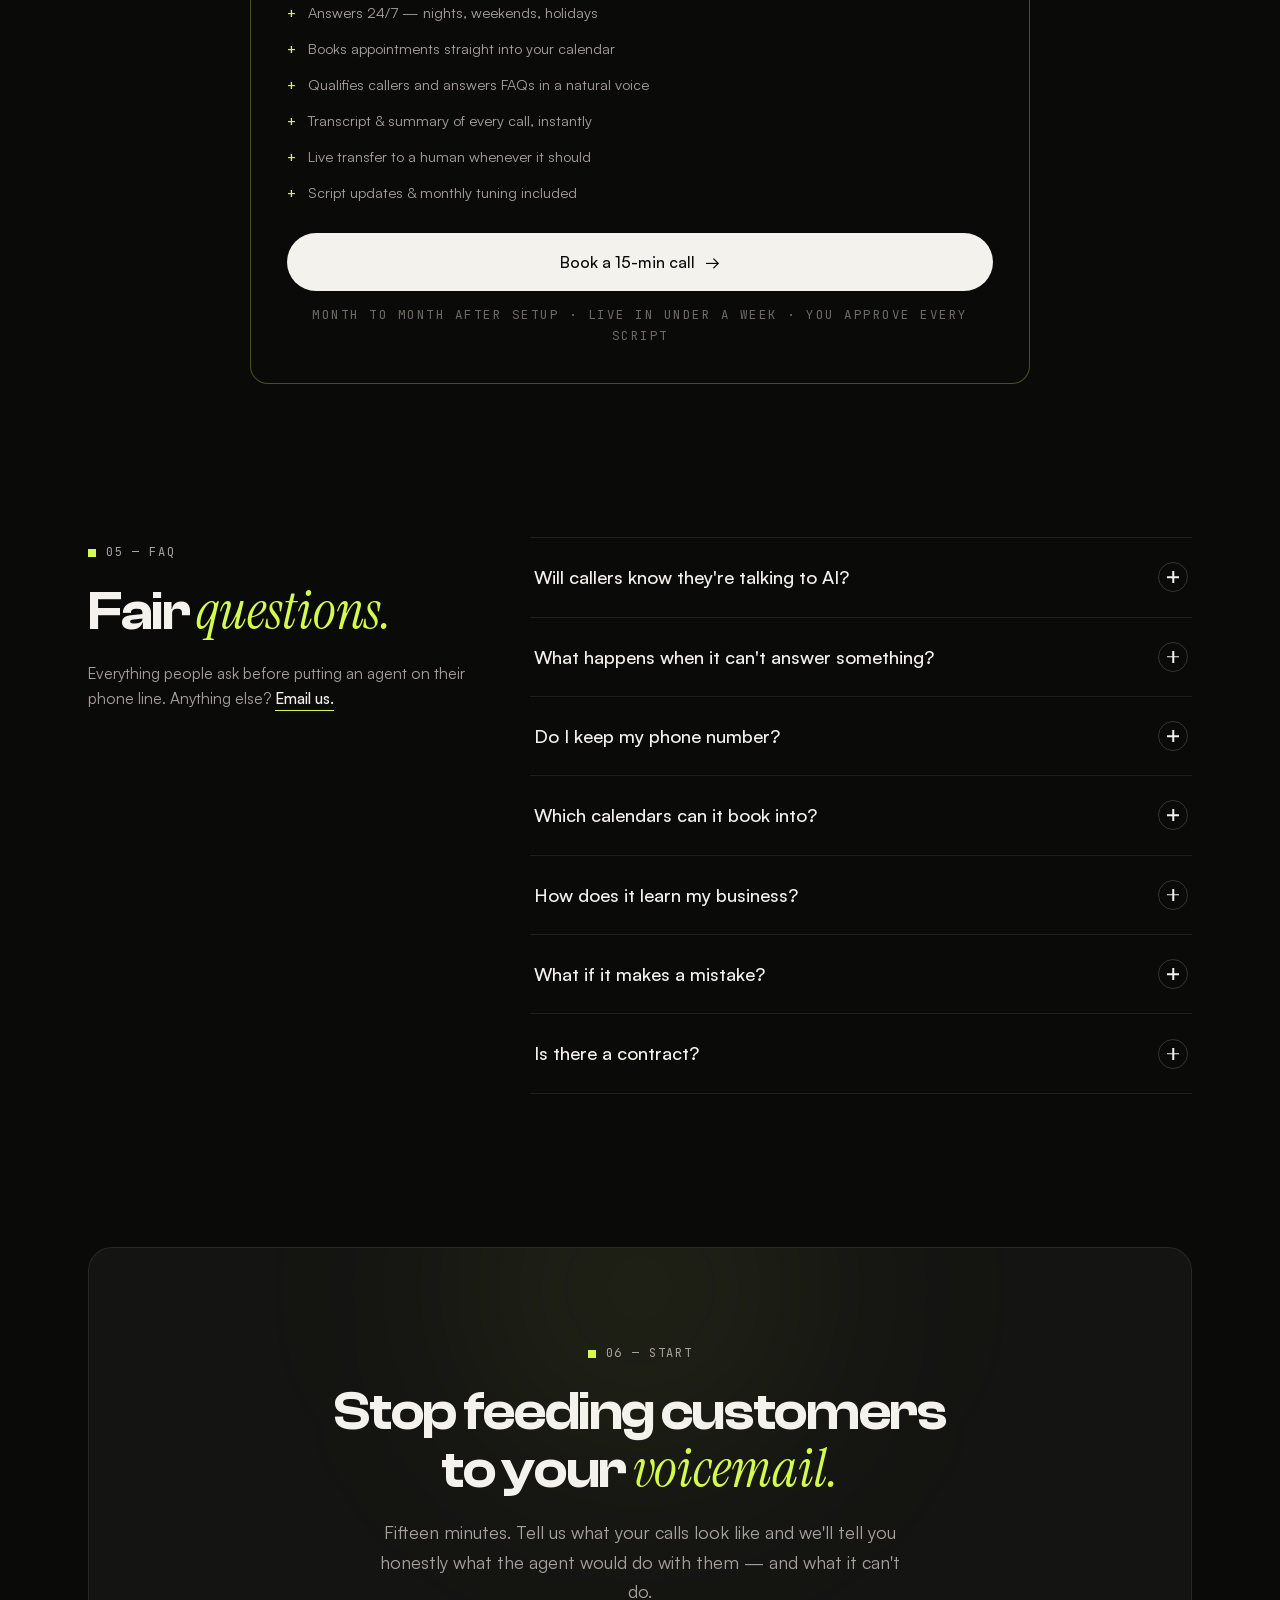
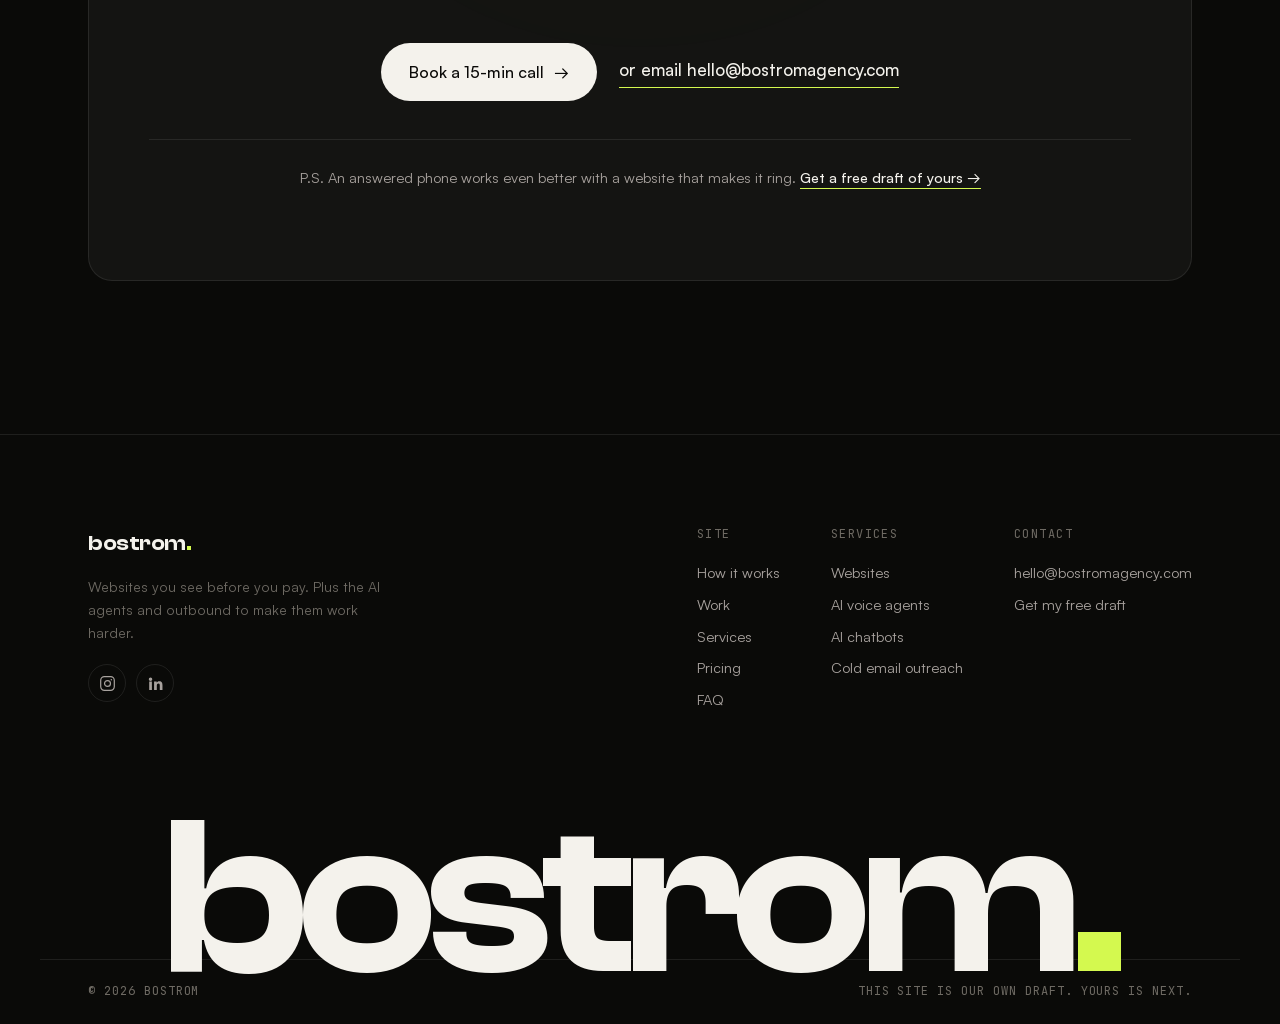
<file: voice-agents.html>
<!DOCTYPE html>
<html lang="en">
<head>
<meta charset="UTF-8">
<meta name="viewport" content="width=device-width, initial-scale=1.0">
<title>AI Voice Agents — Every call answered, 24/7 | Bostrom</title>
<meta name="description" content="An AI voice agent that answers every call in seconds, sounds human, books appointments into your calendar and sends you the transcript. Nights, weekends, holidays. $1,997 setup, then $497/mo.">
<meta property="og:title" content="AI Voice Agents — Every call answered, 24/7 | Bostrom">
<meta property="og:description" content="Every missed call is a customer calling your competitor. The agent makes sure that never happens.">
<meta property="og:type" content="website">
<link rel="icon" href="data:image/svg+xml,%3Csvg xmlns='http://www.w3.org/2000/svg' viewBox='0 0 64 64'%3E%3Crect width='64' height='64' rx='14' fill='%23D4F94F'/%3E%3Ctext x='32' y='46' font-family='Georgia,serif' font-style='italic' font-size='42' text-anchor='middle' fill='%230A0A08'%3Eb%3C/text%3E%3C/svg%3E">
<link rel="stylesheet" href="styles.css">
</head>
<body>
<a class="skip" href="#main">Skip to content</a>
<div id="nav-sentinel"></div>
<div class="grain" aria-hidden="true"></div>

<header class="nav" id="nav">
  <div class="container">
    <a class="wordmark" href="index.html">bostrom<i>.</i></a>
    <nav aria-label="Primary">
      <ul class="nav-links">
        <li><a href="index.html#process">How it works</a></li>
        <li><a href="index.html#work">Work</a></li>
        <li class="has-drop">
          <a href="index.html#services" aria-haspopup="true">Services</a>
          <div class="drop">
            <div class="drop-inner">
              <a href="index.html#pricing">Websites <span class="dm">from $997</span></a>
              <a href="voice-agents.html" aria-current="page">AI voice agents <span class="dm">you're here</span></a>
              <a href="chatbots.html">AI chatbots <span class="dm">$997</span></a>
              <a href="cold-email.html">Cold email outreach <span class="dm">from $3,490</span></a>
            </div>
          </div>
        </li>
        <li><a href="#pricing">Pricing</a></li>
        <li><a href="#faq">FAQ</a></li>
      </ul>
    </nav>
    <div style="display:flex;align-items:center;gap:10px">
      <a class="btn js-book" href="#book">Book a call</a>
      <button class="nav-toggle" id="nav-toggle" aria-label="Menu" aria-expanded="false"><span></span><span></span><span></span></button>
    </div>
  </div>
</header>
<div class="mobile-menu" id="mobile-menu">
  <span class="mono">Menu</span>
  <a href="index.html">Home</a>
  <a href="chatbots.html">AI chatbots</a>
  <a href="cold-email.html">Cold email</a>
  <a href="#pricing">Pricing</a>
  <a href="#faq">FAQ</a>
  <a href="#book" style="color:var(--lime)">Book a call</a>
</div>

<main id="main">

<!-- ================= HERO ================= -->
<section class="hero ce-hero" id="top">
  <div class="aurora aurora-1" aria-hidden="true"></div>
  <div class="aurora aurora-2" aria-hidden="true"></div>
  <div class="container hero-grid">
    <div>
      <span class="eyebrow fade-up" data-scramble>AI Voice Agent · Answers as your business</span>
      <h1>
        <span class="line"><span class="line-in">Every missed call is</span></span>
        <span class="line"><span class="line-in">a customer calling</span></span>
        <span class="line"><span class="line-in"><span class="serif-a">your competitor.</span></span></span>
      </h1>
      <p class="lead fade-up d1">Small businesses miss more than half their calls — and most callers who hit voicemail never call back. Our voice agent answers in seconds, sounds human, books the appointment into your calendar and sends you the transcript. Nights, weekends, holidays.</p>
      <div class="hero-cta fade-up d2">
        <a class="btn js-book" href="#book">Book a 15-min call <span class="arr">→</span></a>
        <a class="link-u" href="#math">See what it catches</a>
      </div>
      <div class="hero-micro mono fade-up d3">
        <span>Live in under a week</span>
        <span>You approve every script</span>
        <span>Human handoff built in</span>
      </div>
      <div class="stat-row fade-up d3">
        <div class="stat"><b><span data-count="100">0</span>%</b><span class="sl">Of calls answered</span></div>
        <div class="stat"><b>0</b><span class="sl">Put on hold, ever</span></div>
        <div class="stat"><b>24/7</b><span class="sl">Nights, weekends, holidays</span></div>
      </div>
    </div>
    <div class="ce-visual fade-up d2">
      <div class="voice-demo">
        <canvas class="wave" id="wave" width="600" height="104" aria-hidden="true"></canvas>
        <div class="voice-lines" id="voice-lines">
          <div class="vl caller"><b>Caller</b><span>"Hi — are you open? I need something looked at this week."</span></div>
          <div class="vl agent"><b>Agent</b><span>"We can do that. Tuesday 2:00 or Thursday 4:30 — which suits?"</span></div>
          <div class="vl caller"><b>Caller</b><span>"Tuesday works. How much roughly?"</span></div>
          <div class="vl agent"><b>Agent</b><span>"From $120 — you're booked for 2:00. Confirmation on its way. <span class="ok">✓</span>"</span></div>
        </div>
      </div>
      <p class="ce-caption mono">Taken at 9:14 PM — <b>after closing</b></p>
    </div>
  </div>
</section>

<!-- ================= TICKER ================= -->
<div class="ticker" aria-hidden="true">
  <div class="ticker-track">
    <div>
      <span>Answers in two rings</span><em>✦</em>
      <span>Books straight into your calendar</span><em>✦</em>
      <span>Nights, weekends, holidays</span><em>✦</em>
      <span>You approve every script</span><em>✦</em>
      <span>Transcript of every call</span><em>✦</em>
      <span>Hands off to a human when it matters</span><em>✦</em>
      <span>Live in under a week</span><em>✦</em>
    </div>
    <div>
      <span>Answers in two rings</span><em>✦</em>
      <span>Books straight into your calendar</span><em>✦</em>
      <span>Nights, weekends, holidays</span><em>✦</em>
      <span>You approve every script</span><em>✦</em>
      <span>Transcript of every call</span><em>✦</em>
      <span>Hands off to a human when it matters</span><em>✦</em>
      <span>Live in under a week</span><em>✦</em>
    </div>
  </div>
</div>

<!-- ================= INCLUDED ================= -->
<section class="sect" id="included">
  <div class="container">
    <div class="sect-head" data-reveal>
      <span class="eyebrow">01 — What you get</span>
      <h2>A receptionist that never eats, sleeps or <span class="serif-a">quits.</span></h2>
      <p class="lead">Not an answering service reading from a card, and not a phone tree. An agent trained on your business, working from scripts you approved — doing everything below on every single call.</p>
    </div>
    <ul class="inc-grid" data-reveal>
      <li><span><b>Answers every call, 24/7</b> — first ring, no hold music, no "your call is important to us"</span></li>
      <li><span><b>Books appointments directly</b> — checks your real availability and confirms into Google, Outlook, Calendly or your booking system</span></li>
      <li><span><b>Qualifies every caller</b> — asks the questions you'd ask: what they need, when, where, budget — so you only call back people worth calling</span></li>
      <li><span><b>Answers your FAQs in a natural voice</b> — prices, hours, services, directions, trained on your business</span></li>
      <li><span><b>Transcript &amp; summary of every call</b> — in your inbox before the caller has hung up their coat</span></li>
      <li><span><b>Human handoff when it matters</b> — transfers live to your cell for the calls that need you, takes a message when they don't</span></li>
      <li><span><b>Your scripts, your rules</b> — you approve every word it's allowed to say; it never improvises prices or promises</span></li>
      <li><span><b>Screens the junk</b> — telemarketers and robocalls handled politely and kept off your phone</span></li>
    </ul>
  </div>
</section>

<!-- ================= THE MATH ================= -->
<section class="sect" id="math" style="padding-top:0">
  <div class="container split">
    <div data-reveal>
      <span class="eyebrow">02 — The math</span>
      <h2>Your voicemail is a <span class="serif-a">goodbye.</span></h2>
      <p class="lead">The research on small-business phones is brutal: more than half of inbound calls go unanswered, and the vast majority of callers who reach voicemail never call back — they just dial the next result on Google.</p>
      <p class="more"><b>You already paid for that ring.</b> The ads, the SEO, the referrals — everything you spend on marketing exists to make the phone ring. The agent's only job is to make sure that money isn't wasted the second it does. One saved booking a month usually covers it.</p>
    </div>
    <div class="score-card" data-reveal>
      <div class="score-head"><b>Call log — this week</b><span class="live-chip"><i></i>Live</span></div>
      <div id="score-rows">
        <div class="score-row" data-verdict="hot" data-label="Booked"><span class="who">Tue 7:42 PM</span><span class="why">New customer — asked prices, took the slot</span><span class="tag">Ringing…</span></div>
        <div class="score-row" data-verdict="hot" data-label="Booked"><span class="who">Sat 9:03 AM</span><span class="why">Urgent job — quoted &amp; scheduled for Monday</span><span class="tag">Ringing…</span></div>
        <div class="score-row" data-verdict="warm" data-label="Answered"><span class="who">Sun 2:15 PM</span><span class="why">Opening hours &amp; directions — handled</span><span class="tag">Ringing…</span></div>
        <div class="score-row" data-verdict="rej" data-label="Screened"><span class="who">Mon 12:31 PM</span><span class="why">Telemarketer — politely shown the door</span><span class="tag">Ringing…</span></div>
      </div>
      <div class="score-foot">Every one of these used to be <b>a voicemail</b></div>
    </div>
  </div>
</section>

<!-- ================= PROCESS ================= -->
<section class="sect" id="process" style="padding-top:0">
  <div class="container">
    <div class="sect-head" data-reveal>
      <span class="eyebrow">03 — The setup</span>
      <h2>Live in under <span class="serif-a">a week.</span></h2>
      <p class="lead">You don't install anything, you don't train anything. You talk to us once, approve the scripts, and forward your number.</p>
    </div>
    <div class="steps">
      <div class="step" data-reveal>
        <span class="step-num">01</span>
        <div>
          <h3>Kickoff — 30 minutes</h3>
          <p>Your services, prices, hours, FAQs, booking rules and the questions you always ask callers. That's everything we need.</p>
        </div>
        <span class="chip">Day 0</span>
      </div>
      <div class="step" data-reveal>
        <span class="step-num">02</span>
        <div>
          <h3>Scripts &amp; voice build</h3>
          <p>We write every call flow — greetings, questions, answers, edge cases — and you approve every word. Then you pick the voice from a shortlist.</p>
        </div>
        <span class="chip">Days 1–3</span>
      </div>
      <div class="step" data-reveal>
        <span class="step-num">03</span>
        <div>
          <h3>Test week</h3>
          <p>The agent takes real test calls. You listen to the recordings, we tune anything that isn't right, and we connect your calendar.</p>
        </div>
        <span class="chip">Days 3–7</span>
      </div>
      <div class="step" data-reveal>
        <span class="step-num">04</span>
        <div>
          <h3>Go live</h3>
          <p>Forward your existing number — you keep it — and the agent starts answering. We monitor every call and keep tuning monthly.</p>
        </div>
        <span class="chip">Week 1 →</span>
      </div>
    </div>
  </div>
</section>

<!-- ================= PRICING ================= -->
<section class="sect" id="pricing">
  <div class="container">
    <div class="sect-head" data-reveal>
      <span class="eyebrow">04 — Pricing</span>
      <h2>Simple, public, <span class="serif-a">fair.</span></h2>
      <p class="lead">One setup fee, one flat monthly. No per-minute meters, no surprise usage bills.</p>
    </div>
    <div class="price-card ce-price" data-reveal>
      <span class="t">AI Voice Agent</span>
      <h3>Your phone, answered forever</h3>
      <div class="amt"><b>$1,997</b><span>setup</span></div>
      <div class="amt-mo mono">then $497 / month</div>
      <p>Setup covers everything: script writing, voice selection, calendar integration and a full test week before a single real customer hears it. The monthly covers the calls, the monitoring, the tuning and every script update as your business changes.</p>
      <ul class="feat">
        <li>Answers 24/7 — nights, weekends, holidays</li>
        <li>Books appointments straight into your calendar</li>
        <li>Qualifies callers and answers FAQs in a natural voice</li>
        <li>Transcript &amp; summary of every call, instantly</li>
        <li>Live transfer to a human whenever it should</li>
        <li>Script updates &amp; monthly tuning included</li>
      </ul>
      <a class="btn js-book" href="#book">Book a 15-min call <span class="arr">→</span></a>
      <p class="pn mono">Month to month after setup · Live in under a week · You approve every script</p>
    </div>
  </div>
</section>

<!-- ================= FAQ ================= -->
<section class="sect" id="faq" style="padding-top:0">
  <div class="container">
    <div class="faq-grid">
    <div class="sect-head" data-reveal>
      <span class="eyebrow">05 — FAQ</span>
      <h2>Fair <span class="serif-a">questions.</span></h2>
      <p class="lead">Everything people ask before putting an agent on their phone line. Anything else? <a class="link-u" href="mailto:hello@bostromagency.com">Email us.</a></p>
    </div>
    <div class="faq-list" data-reveal>
      <div class="faq-item">
        <button class="faq-q" aria-expanded="false"><span>Will callers know they're talking to AI?</span><span class="ic" aria-hidden="true"></span></button>
        <div class="faq-a"><p>The voice is natural enough that most callers don't ask — they just want their question answered and their slot booked. If someone does ask, the agent is honest about it, and anyone who wants a human gets transferred to you immediately. No tricks, no pretending to be "Sandra from the front desk."</p></div>
      </div>
      <div class="faq-item">
        <button class="faq-q" aria-expanded="false"><span>What happens when it can't answer something?</span><span class="ic" aria-hidden="true"></span></button>
        <div class="faq-a"><p>It never improvises. If a question falls outside the scripts you approved, it either transfers the call live to you or takes a detailed message — and you get the full transcript either way. Gaps get added to the script, so the same question is covered next time.</p></div>
      </div>
      <div class="faq-item">
        <button class="faq-q" aria-expanded="false"><span>Do I keep my phone number?</span><span class="ic" aria-hidden="true"></span></button>
        <div class="faq-a"><p>Yes. Your number stays yours — you simply forward it to the agent, and you can turn forwarding off any time you want to answer calls yourself. Prefer a separate dedicated line? We set that up too.</p></div>
      </div>
      <div class="faq-item">
        <button class="faq-q" aria-expanded="false"><span>Which calendars can it book into?</span><span class="ic" aria-hidden="true"></span></button>
        <div class="faq-a"><p>Google Calendar, Outlook, Calendly and most industry booking systems. It checks your real availability before offering times, so no double bookings.</p></div>
      </div>
      <div class="faq-item">
        <button class="faq-q" aria-expanded="false"><span>How does it learn my business?</span><span class="ic" aria-hidden="true"></span></button>
        <div class="faq-a"><p>One 30-minute kickoff: your services, prices, hours, FAQs and booking rules. We turn that into call scripts, you approve every word, and it takes a week of test calls before it ever talks to a real customer.</p></div>
      </div>
      <div class="faq-item">
        <button class="faq-q" aria-expanded="false"><span>What if it makes a mistake?</span><span class="ic" aria-hidden="true"></span></button>
        <div class="faq-a"><p>You'll see it — every call comes with a transcript and summary. Flag anything that's off and the fix goes into the script the same day. In practice, mistakes drop to near zero after the test week, because it only says what you've approved.</p></div>
      </div>
      <div class="faq-item">
        <button class="faq-q" aria-expanded="false"><span>Is there a contract?</span><span class="ic" aria-hidden="true"></span></button>
        <div class="faq-a"><p>Month to month after setup. If the agent isn't obviously paying for itself in bookings, cancel — your number was always yours, so you just switch the forwarding off.</p></div>
      </div>
    </div>
    </div>
  </div>
</section>

<!-- ================= BOOK ================= -->
<section class="sect" id="book" style="padding-top:0">
  <div class="container">
    <div class="ce-cta-panel" data-reveal>
      <div class="aurora" aria-hidden="true"></div>
      <span class="eyebrow" style="position:relative">06 — Start</span>
      <h2 style="position:relative">Stop feeding customers to your <span class="serif-a">voicemail.</span></h2>
      <p class="lead">Fifteen minutes. Tell us what your calls look like and we'll tell you honestly what the agent would do with them — and what it can't do.</p>
      <div class="ce-cta-actions">
        <a class="btn js-book" href="#book">Book a 15-min call <span class="arr">→</span></a>
        <a class="link-u" href="mailto:hello@bostromagency.com">or email hello@bostromagency.com</a>
      </div>
      <p class="ce-ps">P.S. An answered phone works even better with a website that makes it ring. <a class="link-u" href="index.html#start">Get a free draft of yours →</a></p>
    </div>
  </div>
</section>
</main>

<!-- ================= FOOTER ================= -->
<footer>
  <div class="container foot-top">
    <div class="foot-col">
      <a class="wordmark" href="index.html">bostrom<i>.</i></a>
      <p style="color:var(--dim);font-size:14px;margin-top:14px;max-width:30ch">Websites you see before you pay. Plus the AI agents and outbound to make them work harder.</p>
      <div class="foot-social">
        <a href="https://www.instagram.com/bostromagency/" target="_blank" rel="noopener" aria-label="Bostrom on Instagram">
          <svg viewBox="0 0 24 24" fill="none" stroke="currentColor" stroke-width="1.7" stroke-linecap="round" stroke-linejoin="round" aria-hidden="true"><rect x="2.4" y="2.4" width="19.2" height="19.2" rx="5.2"/><circle cx="12" cy="12" r="4.2"/><circle cx="17.4" cy="6.6" r="1.05" fill="currentColor" stroke="none"/></svg>
        </a>
        <a href="https://www.linkedin.com/in/ajeo006/" target="_blank" rel="noopener" aria-label="Bostrom on LinkedIn">
          <svg viewBox="0 0 24 24" fill="currentColor" aria-hidden="true"><path d="M4.98 3.5a2.5 2.5 0 1 1 0 5 2.5 2.5 0 0 1 0-5ZM3.1 9h3.8v12H3.1V9Zm6.9 0h3.64v1.64h.05c.51-.96 1.75-1.98 3.6-1.98 3.85 0 4.56 2.53 4.56 5.83V21h-3.8v-5.85c0-1.4-.03-3.2-1.95-3.2-1.95 0-2.25 1.52-2.25 3.1V21H10V9Z"/></svg>
        </a>
      </div>
    </div>
    <div class="foot-links">
      <div class="foot-col">
        <span class="mono">Site</span>
        <a href="index.html#process">How it works</a>
        <a href="index.html#work">Work</a>
        <a href="index.html#services">Services</a>
        <a href="index.html#pricing">Pricing</a>
        <a href="index.html#faq">FAQ</a>
      </div>
      <div class="foot-col">
        <span class="mono">Services</span>
        <a href="index.html#pricing">Websites</a>
        <a href="voice-agents.html">AI voice agents</a>
        <a href="chatbots.html">AI chatbots</a>
        <a href="cold-email.html">Cold email outreach</a>
      </div>
      <div class="foot-col">
        <span class="mono">Contact</span>
        <a href="mailto:hello@bostromagency.com">hello@bostromagency.com</a>
        <a href="index.html#start">Get my free draft</a>
      </div>
    </div>
  </div>
  <a class="giant" href="#top" aria-label="Bostrom — back to top">bostrom<i>.</i></a>
  <div class="container foot-bottom">
    <span class="mono">© 2026 Bostrom</span>
    <span class="mono">This site is our own draft. Yours is next.</span>
  </div>
</footer>

<script>
(function(){
"use strict";
/* ============ CONFIG — EDIT THESE ============ */
var BOOKING_URL = "https://calendly.com/apexplainervideos/bostrom"; // reused from current site — consider a Bostrom-branded Calendly
if (BOOKING_URL) document.querySelectorAll('.js-book').forEach(function(a){ a.href = BOOKING_URL; a.target = '_blank'; a.rel = 'noopener'; });

var rm = window.matchMedia('(prefers-reduced-motion: reduce)').matches;

/* ============ LOAD ORCHESTRATION ============ */
window.addEventListener('load', function(){ requestAnimationFrame(function(){ document.body.classList.add('loaded'); }); });
setTimeout(function(){ document.body.classList.add('loaded'); }, 1200); // fallback

/* ============ NAV ============ */
var nav = document.getElementById('nav');
new IntersectionObserver(function(e){ nav.classList.toggle('scrolled', !e[0].isIntersecting); })
  .observe(document.getElementById('nav-sentinel'));

var toggle = document.getElementById('nav-toggle'), menu = document.getElementById('mobile-menu');
toggle.addEventListener('click', function(){
  var open = menu.classList.toggle('open');
  document.body.classList.toggle('menu-open', open);
  toggle.setAttribute('aria-expanded', open);
});
menu.querySelectorAll('a').forEach(function(a){ a.addEventListener('click', function(){
  menu.classList.remove('open'); document.body.classList.remove('menu-open'); toggle.setAttribute('aria-expanded','false');
});});

/* ============ REVEALS ============ */
var io = new IntersectionObserver(function(entries){
  entries.forEach(function(en){ if(en.isIntersecting){ en.target.classList.add('in'); io.unobserve(en.target); } });
},{threshold:0.18, rootMargin:'0px 0px -40px 0px'});
document.querySelectorAll('[data-reveal]').forEach(function(el){ io.observe(el); });

/* ============ SCRAMBLE (eyebrow) ============ */
function scramble(el){
  if (rm) return;
  var chars = '!<>-_\\/[]{}—=+*^?#';
  var final = el.textContent, frame = 0, total = 26;
  (function tick(){
    var out = '';
    for (var i=0;i<final.length;i++){
      var reveal = (i/final.length)*total*0.7;
      out += frame > reveal ? final[i] : (final[i]===' '||final[i]==='·') ? final[i] : chars[Math.floor(Math.random()*chars.length)];
    }
    el.textContent = out;
    if (frame++ < total) requestAnimationFrame(tick); else el.textContent = final;
  })();
}
document.querySelectorAll('[data-scramble]').forEach(function(el){
  setTimeout(function(){ scramble(el); }, 300);
});

/* ============ VISIBILITY-GATED DEMOS ============ */
function whenVisible(el, cb){
  new IntersectionObserver(function(e,obs){ if(e[0].isIntersecting){ cb(); obs.disconnect(); } },{threshold:0.35}).observe(el);
}

/* --- voice waveform + transcript --- */
var wave = document.getElementById('wave');
whenVisible(wave, function(){
  var ctx = wave.getContext('2d'), t = 0, speaking = 0, running = true;
  var vio = new IntersectionObserver(function(e){ running = e[0].isIntersecting; if(running) draw(); },{threshold:0.05});
  vio.observe(wave);
  function draw(){
    if (!running || rm) return;
    ctx.clearRect(0,0,600,104);
    var bars = 56;
    for (var i=0;i<bars;i++){
      var base = Math.sin(t*0.06 + i*0.55)*0.5 + Math.sin(t*0.11 + i*0.22)*0.5;
      var amp = speaking ? (14 + Math.abs(base)*32 + Math.random()*6) : (5 + Math.abs(base)*7);
      var x = i*(600/bars) + 3;
      ctx.fillStyle = speaking ? '#D4F94F' : 'rgba(212,249,79,0.35)';
      ctx.fillRect(x, 52-amp/2, 4, amp);
    }
    t++;
    requestAnimationFrame(draw);
  }
  if (rm){ // static bars
    var c2 = wave.getContext('2d');
    for (var i=0;i<56;i++){ var a = 8+Math.abs(Math.sin(i*0.5))*26; c2.fillStyle='#D4F94F'; c2.fillRect(i*(600/56)+3, 52-a/2, 4, a); }
  } else { draw(); }
  var lines = document.querySelectorAll('#voice-lines .vl');
  function playScript(){
    lines.forEach(function(l){ l.classList.remove('on'); });
    var i = 0;
    (function next(){
      if (i >= lines.length){ speaking = 0; setTimeout(playScript, 3600); return; }
      var line = lines[i];
      speaking = line.classList.contains('agent') ? 1 : 0;
      line.classList.add('on');
      i++;
      setTimeout(next, 1700);
    })();
  }
  if (rm){ lines.forEach(function(l){ l.classList.add('on'); }); } else playScript();
});

/* --- call log demo --- */
var scoreRows = document.querySelectorAll('#score-rows .score-row');
whenVisible(document.getElementById('score-rows'), function(){
  function run(){
    scoreRows.forEach(function(r){
      r.classList.remove('on','rejected');
      var t = r.querySelector('.tag'); t.className = 'tag'; t.textContent = 'Ringing…';
    });
    scoreRows.forEach(function(r, i){
      setTimeout(function(){ r.classList.add('on'); }, 400 + i*650);
      setTimeout(function(){
        var t = r.querySelector('.tag');
        t.classList.add(r.dataset.verdict); t.textContent = r.dataset.label;
        if (r.dataset.verdict === 'rej') r.classList.add('rejected');
      }, 1400 + i*850);
    });
    setTimeout(run, 1400 + scoreRows.length*850 + 4600);
  }
  if (rm){
    scoreRows.forEach(function(r){
      r.classList.add('on');
      var t = r.querySelector('.tag'); t.classList.add(r.dataset.verdict); t.textContent = r.dataset.label;
      if (r.dataset.verdict === 'rej') r.classList.add('rejected');
    });
  } else run();
});

/* ============ COUNT-UPS ============ */
function fmt(v, dec){ return v.toLocaleString('en-US',{minimumFractionDigits:dec,maximumFractionDigits:dec}); }
document.querySelectorAll('[data-count]').forEach(function(el){
  var target = parseFloat(el.dataset.count), dec = +(el.dataset.dec||0);
  if (rm){ el.textContent = fmt(target, dec); return; }
  whenVisible(el, function(){
    var start = null, dur = 1500;
    (function step(ts){
      if (!start) start = ts;
      var p = Math.min((ts-start)/dur, 1);
      var v = p === 1 ? target : target*(1-Math.pow(2,-10*p));
      el.textContent = fmt(v, dec);
      if (p < 1) requestAnimationFrame(step);
    })(performance.now());
  });
});

/* ============ FAQ ============ */
document.querySelectorAll('.faq-item').forEach(function(item){
  var q = item.querySelector('.faq-q'), a = item.querySelector('.faq-a');
  q.addEventListener('click', function(){
    var open = item.classList.contains('open');
    document.querySelectorAll('.faq-item.open').forEach(function(o){
      o.classList.remove('open'); o.querySelector('.faq-a').style.maxHeight = null;
      o.querySelector('.faq-q').setAttribute('aria-expanded','false');
    });
    if (!open){
      item.classList.add('open');
      a.style.maxHeight = a.scrollHeight + 'px';
      q.setAttribute('aria-expanded','true');
    }
  });
});
})();
</script>
</body>
</html>
</file>
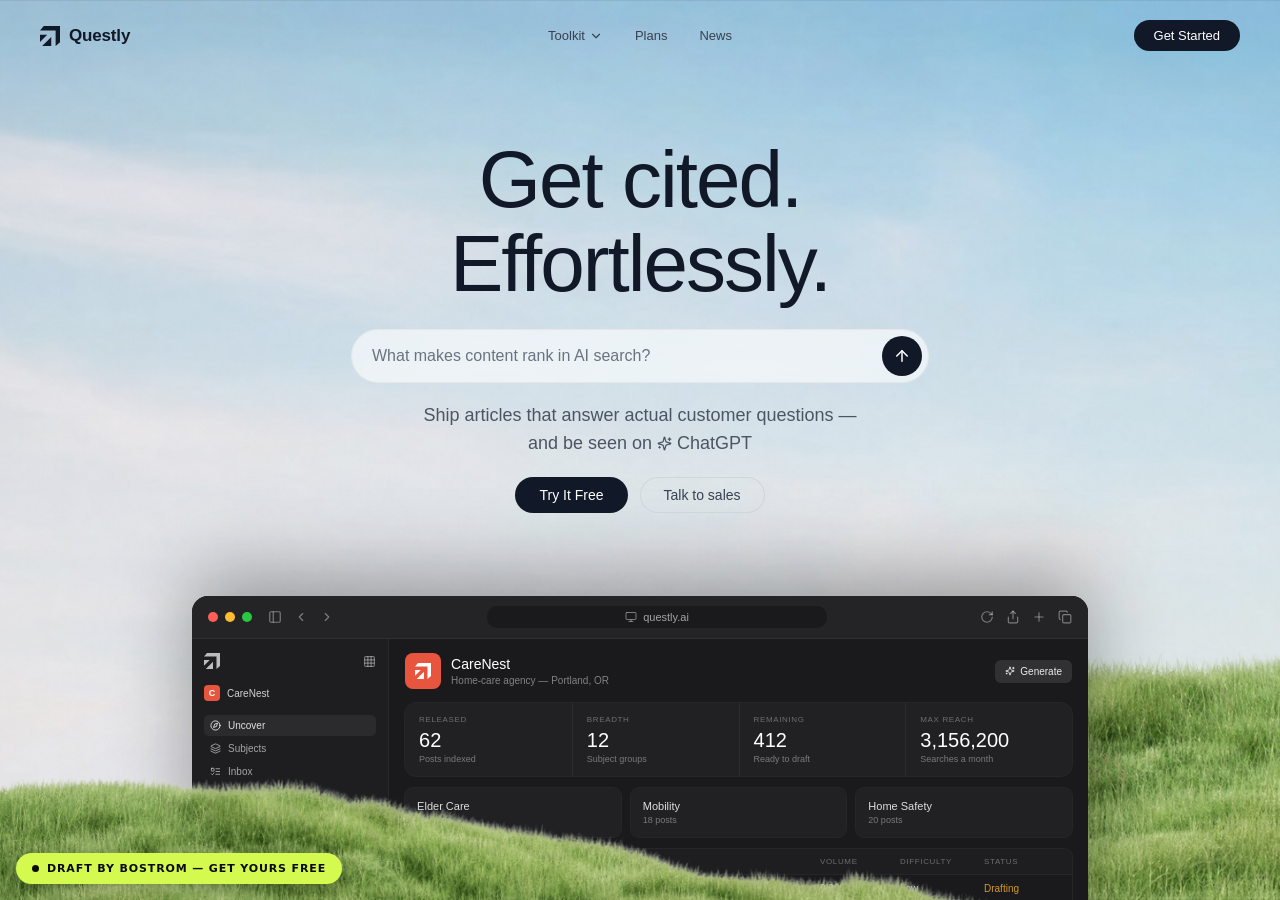
<file: examples/questly.html>
<!DOCTYPE html>
<html lang="en">
<head>
<meta charset="UTF-8">
<meta name="viewport" content="width=device-width, initial-scale=1.0">
<title>Questly — Get cited. Effortlessly.</title>
<link rel="icon" href="data:image/svg+xml,%3Csvg xmlns='http://www.w3.org/2000/svg' viewBox='0 0 256 256'%3E%3Crect width='256' height='256' rx='52' fill='white'/%3E%3Cpath fill='%23111827' transform='translate(38,38) scale(0.7)' d='M 144 256 L 27.598 256 L 144 139.598 Z M 256 207.5 L 200 256 L 200 56 L 0 56 L 48 0 L 256 0 Z M 0 204.402 L 0 112 L 92.402 112 Z'/%3E%3C/svg%3E">
<link rel="stylesheet" href="https://db.onlinewebfonts.com/c/bb5de19d87c09a95216dc6ccd96e37c6?family=Nimbus+Sans+TW01">
<style>
  *, *::before, *::after { box-sizing: border-box; margin: 0; padding: 0; }
  html { -webkit-text-size-adjust: 100%; }
  body {
    font-family: 'Nimbus Sans TW01', 'Helvetica Neue', Helvetica, Arial, sans-serif;
    -webkit-font-smoothing: antialiased;
    -moz-osx-font-smoothing: grayscale;
    color: #111827;
    background: #F6FBEF;
  }
  button { font: inherit; border: 0; background: none; cursor: pointer; color: inherit; }
  a { text-decoration: none; color: inherit; }
  input { font: inherit; }
  img, svg { display: block; }

  .ic { flex: 0 0 auto; }

  /* ============ HERO SECTION ============ */
  .hero {
    position: relative;
    min-height: 100svh;
    overflow: hidden;
    display: flex;
    flex-direction: column;
    background-image: url('assets/questly-bg.jpg');
    background-size: cover;
    background-position: center;
  }
  .hero.nobg {
    background-image:
      radial-gradient(ellipse 70% 50% at 50% -5%, rgba(255, 246, 190, 0.9), rgba(255, 246, 190, 0) 70%),
      linear-gradient(180deg, #DFF3E4 0%, #F6FBEF 100%);
  }
  .grass {
    position: absolute;
    bottom: 0; left: 0;
    width: 100%;
    z-index: 10;
    pointer-events: none;
    user-select: none;
    -webkit-user-select: none;
  }

  /* ============ NAVBAR ============ */
  .navbar {
    position: relative;
    z-index: 20;
    display: flex;
    align-items: center;
    justify-content: space-between;
    padding: 16px 20px;
    gap: 16px;
  }
  @media (min-width: 640px)  { .navbar { padding-left: 32px; padding-right: 32px; } }
  @media (min-width: 768px)  { .navbar { padding-top: 20px; padding-bottom: 20px; } }
  @media (min-width: 1024px) { .navbar { padding-left: 40px; padding-right: 40px; } }

  .brand { display: inline-flex; align-items: center; gap: 9px; color: #111827; }
  .brand svg { width: 20px; height: 20px; }
  .brand .wordmark { font-size: 17px; font-weight: 600; letter-spacing: -0.01em; color: #111827; }

  .nav-links {
    display: none;
    align-items: center;
    gap: 32px;
    position: absolute;
    left: 50%;
    transform: translateX(-50%);
  }
  @media (min-width: 768px) { .nav-links { display: flex; } }
  .nav-links a {
    display: inline-flex;
    align-items: center;
    gap: 4px;
    font-size: 13px;
    color: #374151;
    transition: color .15s ease;
  }
  .nav-links a:hover { color: #111827; }
  .nav-links .ic { width: 14px; height: 14px; }

  .nav-right { display: flex; align-items: center; gap: 10px; }
  .nav-cta {
    background: #111827;
    color: #fff;
    font-size: 13px;
    font-weight: 500;
    padding: 8px 16px;
    border-radius: 999px;
    transition: background .15s ease;
    white-space: nowrap;
  }
  @media (min-width: 640px) { .nav-cta { padding: 8px 20px; } }
  .nav-cta:hover { background: #1f2937; }

  .hamburger {
    width: 36px; height: 36px;
    border-radius: 50%;
    display: inline-flex;
    align-items: center;
    justify-content: center;
    color: #111827;
    background: rgba(255,255,255,.5);
    transition: background .15s ease;
  }
  .hamburger:hover { background: rgba(255,255,255,.8); }
  .hamburger .ic { width: 18px; height: 18px; }
  .hamburger .ic-x { display: none; }
  .hamburger.open .ic-menu { display: none; }
  .hamburger.open .ic-x { display: block; }
  @media (min-width: 768px) { .hamburger { display: none; } }

  .mobile-menu {
    display: none;
    position: absolute;
    left: 16px; right: 16px;
    top: 100%;
    border-radius: 16px;
    background: rgba(255,255,255,.8);
    -webkit-backdrop-filter: blur(12px);
    backdrop-filter: blur(12px);
    box-shadow: 0 0 0 1px #E5E7EB, 0 12px 32px rgba(0,0,0,.08);
    padding: 12px 20px;
    z-index: 30;
  }
  .mobile-menu.open { display: block; }
  .mobile-menu a {
    display: block;
    font-size: 15px;
    color: #374151;
    padding: 13px 0;
    border-bottom: 1px solid rgba(17,24,39,.08);
  }
  .mobile-menu a:last-child { border-bottom: 0; }
  @media (min-width: 768px) { .mobile-menu { display: none !important; } }

  /* ============ HERO CONTENT ============ */
  .spacer { flex: 1 1 0; }

  .hero-content {
    position: relative;
    z-index: 20;
    text-align: center;
    padding: 24px 20px 0;
    display: flex;
    flex-direction: column;
    align-items: center;
    width: 100%;
  }
  .hero h1 {
    color: #111827;
    font-weight: 400;
    line-height: 1.05;
    letter-spacing: -0.025em;
    font-size: 40px;
  }
  @media (min-width: 640px)  { .hero h1 { font-size: 60px; } }
  @media (min-width: 1024px) { .hero h1 { font-size: 70px; } }
  @media (min-width: 1280px) { .hero h1 { font-size: 80px; } }
  .hero h1 span { display: block; }

  .search-form {
    margin-top: 24px;
    width: 100%;
    max-width: 576px;
    display: flex;
    align-items: center;
    background: rgba(255,255,255,.6);
    -webkit-backdrop-filter: blur(10px);
    backdrop-filter: blur(10px);
    box-shadow: 0 0 0 1px #E5E7EB;
    border-radius: 999px;
    padding: 6px 6px 6px 20px;
    gap: 8px;
  }
  .search-form input {
    flex: 1 1 auto;
    min-width: 0;
    background: transparent;
    border: 0;
    outline: none;
    font-size: 15px;
    color: #111827;
  }
  @media (min-width: 640px) { .search-form input { font-size: 16px; } }
  .search-form input::placeholder { color: #6B7280; }
  .search-submit {
    width: 36px; height: 36px;
    border-radius: 50%;
    background: #111827;
    color: #fff;
    display: inline-flex;
    align-items: center;
    justify-content: center;
    transition: transform .15s ease, background .15s ease;
  }
  @media (min-width: 640px) { .search-submit { width: 40px; height: 40px; } }
  .search-submit:hover { transform: scale(1.05); }
  .search-submit:active { transform: scale(.95); }
  .search-submit .ic { width: 18px; height: 18px; }

  .hero-desc {
    margin-top: 16px;
    color: #4B5563;
    font-size: 14px;
    line-height: 1.55;
    max-width: 448px;
  }
  @media (min-width: 640px)  { .hero-desc { margin-top: 20px; font-size: 16px; } }
  @media (min-width: 1024px) { .hero-desc { font-size: 18px; } }
  .hero-desc .inline-ic {
    display: inline-flex;
    align-items: center;
    vertical-align: -2px;
  }
  .hero-desc .inline-ic .ic { width: 15px; height: 15px; }

  .hero-ctas {
    margin-top: 16px;
    display: flex;
    align-items: center;
    justify-content: center;
    gap: 12px;
    flex-wrap: wrap;
  }
  @media (min-width: 640px) { .hero-ctas { margin-top: 20px; } }
  .btn {
    font-size: 14px;
    font-weight: 500;
    padding: 10px 24px;
    border-radius: 999px;
    transition: background .15s ease, box-shadow .15s ease, color .15s ease;
    display: inline-flex;
    align-items: center;
    white-space: nowrap;
  }
  .btn-primary { background: #111827; color: #fff; }
  .btn-primary:hover { box-shadow: 0 8px 24px rgba(17,24,39,.28); background: #1f2937; }
  .btn-secondary { color: #374151; box-shadow: inset 0 0 0 1px #D1D5DB; }
  .btn-secondary:hover { background: #F3F4F6; }

  /* ============ DASHBOARD MOCKUP ============ */
  .mock-container {
    position: relative;
    z-index: 0;
    width: 92%;
    max-width: 896px;
    margin: 40px auto -40px;
  }
  @media (min-width: 640px)  { .mock-container { width: 84%; margin-bottom: -80px; } }
  @media (min-width: 1024px) { .mock-container { width: 72%; margin-bottom: -128px; } }

  .mock-frame { position: relative; overflow: visible; }
  .mock-inner {
    width: 896px;
    transform-origin: top left;
    text-align: left;
  }
  .mock-chrome {
    border-radius: 16px 16px 0 0;
    overflow: hidden;
    background: #1a1a1c;
    box-shadow: 0 -20px 80px rgba(0,0,0,.35), 0 0 0 1px rgba(255,255,255,.1);
  }

  .titlebar {
    background: #242427;
    border-bottom: 1px solid rgba(255,255,255,.05);
    padding: 10px 16px;
    display: flex;
    align-items: center;
    gap: 12px;
  }
  .lights { display: flex; align-items: center; gap: 7px; margin-right: 4px; }
  .light { width: 10px; height: 10px; border-radius: 50%; }
  .light-r { background: #ff5f57; }
  .light-y { background: #febc2e; }
  .light-g { background: #28c840; }
  .tb-icons { display: flex; align-items: center; gap: 12px; color: rgba(255,255,255,.4); }
  .tb-icons .ic { width: 14px; height: 14px; }
  .url-pill {
    flex: 1 1 auto;
    max-width: 340px;
    margin: 0 auto;
    background: #1a1a1c;
    border-radius: 10px;
    color: rgba(255,255,255,.6);
    font-size: 11px;
    padding: 5px 12px;
    display: flex;
    align-items: center;
    justify-content: center;
    gap: 6px;
  }
  .url-pill .ic { width: 12px; height: 12px; opacity: .7; }

  .mock-body { display: flex; }

  .sidebar {
    width: 22%;
    flex: 0 0 22%;
    border-right: 1px solid rgba(255,255,255,.05);
    background: #1e1e21;
    padding: 14px 12px;
  }
  .sb-top { display: flex; align-items: center; justify-content: space-between; color: rgba(255,255,255,.7); margin-bottom: 16px; }
  .sb-top .logo { width: 16px; height: 16px; }
  .sb-top .ic { width: 13px; height: 13px; color: rgba(255,255,255,.4); }
  .sb-ws { display: flex; align-items: center; gap: 7px; margin-bottom: 14px; }
  .sb-ws-badge {
    width: 16px; height: 16px;
    border-radius: 4px;
    background: #e8553f;
    color: #fff;
    font-size: 9px;
    font-weight: 700;
    display: flex;
    align-items: center;
    justify-content: center;
  }
  .sb-ws-label { font-size: 10px; color: rgba(255,255,255,.8); }
  .sb-nav { display: flex; flex-direction: column; gap: 2px; margin-bottom: 16px; }
  .sb-nav-item {
    display: flex;
    align-items: center;
    gap: 7px;
    font-size: 10px;
    color: rgba(255,255,255,.6);
    padding: 5px 6px;
    border-radius: 5px;
  }
  .sb-nav-item.active { background: rgba(255,255,255,.06); color: rgba(255,255,255,.85); }
  .sb-nav-item .ic { width: 11px; height: 11px; }
  .sb-recent-label {
    font-size: 8px;
    letter-spacing: .1em;
    color: rgba(255,255,255,.3);
    margin: 0 6px 7px;
  }
  .sb-recent { display: flex; flex-direction: column; gap: 2px; }
  .sb-recent-item {
    display: flex;
    align-items: center;
    gap: 6px;
    font-size: 9px;
    color: rgba(255,255,255,.5);
    padding: 4px 6px;
    white-space: nowrap;
    overflow: hidden;
  }
  .sb-recent-item span { overflow: hidden; text-overflow: ellipsis; }
  .sb-dot { width: 4px; height: 4px; border-radius: 50%; background: rgba(40,200,64,.7); flex: 0 0 auto; }

  .mock-main { flex: 1 1 auto; padding: 14px 16px; min-width: 0; }

  .mm-header { display: flex; align-items: center; gap: 10px; margin-bottom: 14px; }
  .mm-avatar {
    width: 36px; height: 36px;
    border-radius: 8px;
    background: #e8553f;
    display: flex;
    align-items: center;
    justify-content: center;
    color: #fff;
  }
  .mm-avatar svg { width: 16px; height: 16px; }
  .mm-title { font-size: 14px; color: #fff; line-height: 1.2; }
  .mm-sub { font-size: 10px; color: rgba(255,255,255,.45); margin-top: 2px; }
  .mm-generate {
    margin-left: auto;
    background: rgba(255,255,255,.1);
    border-radius: 6px;
    padding: 6px 10px;
    font-size: 10px;
    color: rgba(255,255,255,.9);
    display: inline-flex;
    align-items: center;
    gap: 5px;
  }
  .mm-generate .ic { width: 10px; height: 10px; }

  .stats {
    display: grid;
    grid-template-columns: repeat(4, 1fr);
    border-radius: 12px;
    background: rgba(255,255,255,.03);
    box-shadow: 0 0 0 1px rgba(255,255,255,.05);
    overflow: hidden;
    margin-bottom: 12px;
  }
  .stat { padding: 12px 14px; }
  .stat + .stat { border-left: 1px solid rgba(255,255,255,.05); }
  .stat-label { font-size: 8px; letter-spacing: .08em; color: rgba(255,255,255,.35); }
  .stat-value { font-size: 20px; color: #fff; margin-top: 4px; line-height: 1.2; }
  .stat-sub { font-size: 9px; color: rgba(255,255,255,.4); margin-top: 2px; }

  .subjects {
    display: grid;
    grid-template-columns: repeat(3, 1fr);
    gap: 10px;
    margin-bottom: 12px;
  }
  .subject {
    border-radius: 8px;
    background: rgba(255,255,255,.03);
    box-shadow: 0 0 0 1px rgba(255,255,255,.05);
    padding: 12px;
  }
  .subject-title { font-size: 11px; color: rgba(255,255,255,.85); }
  .subject-sub { font-size: 9px; color: rgba(255,255,255,.4); margin-top: 3px; }

  .inbox {
    margin-top: 12px;
    border-radius: 8px;
    box-shadow: 0 0 0 1px rgba(255,255,255,.05);
    overflow: hidden;
  }
  .inbox-row {
    display: grid;
    grid-template-columns: 1fr 80px 84px 76px;
    align-items: center;
    padding: 8px 12px;
    font-size: 10px;
    color: rgba(255,255,255,.7);
  }
  .inbox-row + .inbox-row { border-top: 1px solid rgba(255,255,255,.05); }
  .inbox-head {
    font-size: 8px;
    letter-spacing: .08em;
    text-transform: uppercase;
    color: rgba(255,255,255,.35);
    background: rgba(255,255,255,.02);
  }
  .st-drafting { color: rgba(254,188,46,.8); }
  .st-ready { color: rgba(40,200,64,.8); }
  .st-queued { color: rgba(255,255,255,.4); }

  /* ============ ANIMATIONS ============ */
  @keyframes fade-up {
    from { opacity: 0; transform: translateY(24px); filter: blur(6px); }
    to   { opacity: 1; transform: translateY(0);    filter: blur(0); }
  }
  @keyframes fade-down {
    from { opacity: 0; transform: translateY(-16px); }
    to   { opacity: 1; transform: translateY(0); }
  }
  @keyframes hero-rise {
    from { opacity: 0; transform: translateY(64px) scale(.97); }
    to   { opacity: 1; transform: translateY(0) scale(1); }
  }
  body.anim .a-up {
    animation: fade-up .9s cubic-bezier(.22,1,.36,1) both;
    animation-delay: var(--d, 0ms);
  }
  body.anim .a-down {
    animation: fade-down .7s cubic-bezier(.22,1,.36,1) both;
  }
  body.anim .a-rise {
    animation: hero-rise 1.1s cubic-bezier(.22,1,.36,1) both;
    animation-delay: 620ms;
  }

  @media (prefers-reduced-motion: reduce) {
    body.anim .a-up,
    body.anim .a-down,
    body.anim .a-rise {
      animation: none !important;
    }
    * { transition-duration: .01ms !important; scroll-behavior: auto !important; }
  }
</style>
</head>
<body>

<!-- Icon symbol defs (lucide, stroke-width 2) -->
<svg width="0" height="0" style="position:absolute" aria-hidden="true">
  <defs>
    <symbol id="i-chevron-down" viewBox="0 0 24 24"><path d="m6 9 6 6 6-6"/></symbol>
    <symbol id="i-menu" viewBox="0 0 24 24"><path d="M4 6h16"/><path d="M4 12h16"/><path d="M4 18h16"/></symbol>
    <symbol id="i-x" viewBox="0 0 24 24"><path d="M18 6 6 18"/><path d="m6 6 12 12"/></symbol>
    <symbol id="i-arrow-up" viewBox="0 0 24 24"><path d="m5 12 7-7 7 7"/><path d="M12 19V5"/></symbol>
    <symbol id="i-sparkles" viewBox="0 0 24 24"><path d="M9.937 15.5A2 2 0 0 0 8.5 14.063l-6.135-1.582a.5.5 0 0 1 0-.962L8.5 9.936A2 2 0 0 0 9.937 8.5l1.582-6.135a.5.5 0 0 1 .963 0L14.063 8.5A2 2 0 0 0 15.5 9.937l6.135 1.581a.5.5 0 0 1 0 .964L15.5 14.063a2 2 0 0 0-1.437 1.437l-1.582 6.135a.5.5 0 0 1-.963 0z"/><path d="M20 3v4"/><path d="M22 5h-4"/><path d="M4 17v2"/><path d="M5 18H3"/></symbol>
    <symbol id="i-panel-left" viewBox="0 0 24 24"><rect width="18" height="18" x="3" y="3" rx="2"/><path d="M9 3v18"/></symbol>
    <symbol id="i-chevron-left" viewBox="0 0 24 24"><path d="m15 18-6-6 6-6"/></symbol>
    <symbol id="i-chevron-right" viewBox="0 0 24 24"><path d="m9 18 6-6-6-6"/></symbol>
    <symbol id="i-monitor" viewBox="0 0 24 24"><rect width="20" height="14" x="2" y="3" rx="2"/><path d="M8 21h8"/><path d="M12 17v4"/></symbol>
    <symbol id="i-rotate-cw" viewBox="0 0 24 24"><path d="M21 12a9 9 0 1 1-9-9c2.52 0 4.93 1 6.74 2.74L21 8"/><path d="M21 3v5h-5"/></symbol>
    <symbol id="i-share" viewBox="0 0 24 24"><path d="M4 12v8a2 2 0 0 0 2 2h12a2 2 0 0 0 2-2v-8"/><path d="m16 6-4-4-4 4"/><path d="M12 2v13"/></symbol>
    <symbol id="i-plus" viewBox="0 0 24 24"><path d="M5 12h14"/><path d="M12 5v14"/></symbol>
    <symbol id="i-copy" viewBox="0 0 24 24"><rect width="14" height="14" x="8" y="8" rx="2"/><path d="M4 16c-1.1 0-2-.9-2-2V4c0-1.1.9-2 2-2h10c1.1 0 2 .9 2 2"/></symbol>
    <symbol id="i-compass" viewBox="0 0 24 24"><circle cx="12" cy="12" r="10"/><path d="m16.24 7.76-2.12 6.36-6.36 2.12 2.12-6.36z"/></symbol>
    <symbol id="i-layers" viewBox="0 0 24 24"><path d="M12.83 2.18a2 2 0 0 0-1.66 0L2.6 6.08a1 1 0 0 0 0 1.83l8.58 3.91a2 2 0 0 0 1.66 0l8.58-3.9a1 1 0 0 0 0-1.83z"/><path d="m22 17.65-9.17 4.16a2 2 0 0 1-1.66 0L2 17.65"/><path d="m22 12.65-9.17 4.16a2 2 0 0 1-1.66 0L2 12.65"/></symbol>
    <symbol id="i-list-todo" viewBox="0 0 24 24"><rect x="3" y="5" width="6" height="6" rx="1"/><path d="m3 17 2 2 4-4"/><path d="M13 6h8"/><path d="M13 12h8"/><path d="M13 18h8"/></symbol>
    <symbol id="i-grid" viewBox="0 0 24 24"><rect width="18" height="18" x="3" y="3" rx="2"/><path d="M3 9h18"/><path d="M3 15h18"/><path d="M9 3v18"/><path d="M15 3v18"/></symbol>
    <symbol id="q-logo" viewBox="0 0 256 256"><path fill="currentColor" stroke="none" d="M 144 256 L 27.598 256 L 144 139.598 Z M 256 207.5 L 200 256 L 200 56 L 0 56 L 48 0 L 256 0 Z M 0 204.402 L 0 112 L 92.402 112 Z"/></symbol>
  </defs>
</svg>

<section class="hero" id="hero">

  <!-- NAVBAR -->
  <header class="navbar a-down">
    <a class="brand" href="#">
      <svg viewBox="0 0 256 256" fill="currentColor"><use href="#q-logo"/></svg>
      <span class="wordmark">Questly</span>
    </a>

    <nav class="nav-links">
      <a href="#">Toolkit
        <svg class="ic" viewBox="0 0 24 24" fill="none" stroke="currentColor" stroke-width="2" stroke-linecap="round" stroke-linejoin="round"><use href="#i-chevron-down"/></svg>
      </a>
      <a href="#">Plans</a>
      <a href="#">News</a>
    </nav>

    <div class="nav-right">
      <a class="nav-cta" href="#">Get Started</a>
      <button class="hamburger" id="hamburger" aria-label="Open menu" aria-expanded="false">
        <svg class="ic ic-menu" viewBox="0 0 24 24" fill="none" stroke="currentColor" stroke-width="2" stroke-linecap="round" stroke-linejoin="round"><use href="#i-menu"/></svg>
        <svg class="ic ic-x" viewBox="0 0 24 24" fill="none" stroke="currentColor" stroke-width="2" stroke-linecap="round" stroke-linejoin="round"><use href="#i-x"/></svg>
      </button>
    </div>

    <div class="mobile-menu" id="mobile-menu">
      <a href="#">Toolkit</a>
      <a href="#">Plans</a>
      <a href="#">News</a>
    </div>
  </header>

  <div class="spacer"></div>

  <!-- HERO CONTENT -->
  <div class="hero-content">
    <h1>
      <span class="a-up" style="--d:0ms">Get cited.</span>
      <span class="a-up" style="--d:100ms">Effortlessly.</span>
    </h1>

    <form class="search-form a-up" style="--d:220ms" onsubmit="return false">
      <input type="text" placeholder="What makes content rank in AI search?" aria-label="Ask a question">
      <button class="search-submit" type="submit" aria-label="Submit">
        <svg class="ic" viewBox="0 0 24 24" fill="none" stroke="currentColor" stroke-width="2" stroke-linecap="round" stroke-linejoin="round"><use href="#i-arrow-up"/></svg>
      </button>
    </form>

    <p class="hero-desc a-up" style="--d:340ms">
      Ship articles that answer actual customer questions —<br>
      and be seen on <span class="inline-ic"><svg class="ic" viewBox="0 0 24 24" fill="none" stroke="currentColor" stroke-width="2" stroke-linecap="round" stroke-linejoin="round"><use href="#i-sparkles"/></svg></span>&nbsp;ChatGPT
    </p>

    <div class="hero-ctas a-up" style="--d:460ms">
      <a class="btn btn-primary" href="#">Try It Free</a>
      <a class="btn btn-secondary" href="#">Talk to sales</a>
    </div>
  </div>

  <div class="spacer"></div>

  <!-- DASHBOARD MOCKUP -->
  <div class="mock-container a-rise">
    <div class="mock-frame" id="mock-frame">
      <div class="mock-inner" id="mock-inner">
        <div class="mock-chrome">

          <!-- Title bar -->
          <div class="titlebar">
            <div class="lights">
              <span class="light light-r"></span>
              <span class="light light-y"></span>
              <span class="light light-g"></span>
            </div>
            <div class="tb-icons">
              <svg class="ic" viewBox="0 0 24 24" fill="none" stroke="currentColor" stroke-width="2" stroke-linecap="round" stroke-linejoin="round"><use href="#i-panel-left"/></svg>
              <svg class="ic" viewBox="0 0 24 24" fill="none" stroke="currentColor" stroke-width="2" stroke-linecap="round" stroke-linejoin="round"><use href="#i-chevron-left"/></svg>
              <svg class="ic" viewBox="0 0 24 24" fill="none" stroke="currentColor" stroke-width="2" stroke-linecap="round" stroke-linejoin="round"><use href="#i-chevron-right"/></svg>
            </div>
            <div class="url-pill">
              <svg class="ic" viewBox="0 0 24 24" fill="none" stroke="currentColor" stroke-width="2" stroke-linecap="round" stroke-linejoin="round"><use href="#i-monitor"/></svg>
              questly.ai
            </div>
            <div class="tb-icons">
              <svg class="ic" viewBox="0 0 24 24" fill="none" stroke="currentColor" stroke-width="2" stroke-linecap="round" stroke-linejoin="round"><use href="#i-rotate-cw"/></svg>
              <svg class="ic" viewBox="0 0 24 24" fill="none" stroke="currentColor" stroke-width="2" stroke-linecap="round" stroke-linejoin="round"><use href="#i-share"/></svg>
              <svg class="ic" viewBox="0 0 24 24" fill="none" stroke="currentColor" stroke-width="2" stroke-linecap="round" stroke-linejoin="round"><use href="#i-plus"/></svg>
              <svg class="ic" viewBox="0 0 24 24" fill="none" stroke="currentColor" stroke-width="2" stroke-linecap="round" stroke-linejoin="round"><use href="#i-copy"/></svg>
            </div>
          </div>

          <!-- Body -->
          <div class="mock-body">

            <!-- Sidebar -->
            <aside class="sidebar">
              <div class="sb-top">
                <svg class="logo" viewBox="0 0 256 256" fill="currentColor"><use href="#q-logo"/></svg>
                <svg class="ic" viewBox="0 0 24 24" fill="none" stroke="currentColor" stroke-width="2" stroke-linecap="round" stroke-linejoin="round"><use href="#i-grid"/></svg>
              </div>
              <div class="sb-ws">
                <span class="sb-ws-badge">C</span>
                <span class="sb-ws-label">CareNest</span>
              </div>
              <nav class="sb-nav">
                <span class="sb-nav-item active">
                  <svg class="ic" viewBox="0 0 24 24" fill="none" stroke="currentColor" stroke-width="2" stroke-linecap="round" stroke-linejoin="round"><use href="#i-compass"/></svg>
                  Uncover
                </span>
                <span class="sb-nav-item">
                  <svg class="ic" viewBox="0 0 24 24" fill="none" stroke="currentColor" stroke-width="2" stroke-linecap="round" stroke-linejoin="round"><use href="#i-layers"/></svg>
                  Subjects
                </span>
                <span class="sb-nav-item">
                  <svg class="ic" viewBox="0 0 24 24" fill="none" stroke="currentColor" stroke-width="2" stroke-linecap="round" stroke-linejoin="round"><use href="#i-list-todo"/></svg>
                  Inbox
                </span>
              </nav>
              <div class="sb-recent-label">RECENT</div>
              <div class="sb-recent">
                <div class="sb-recent-item"><span class="sb-dot"></span><span>Signs Dad Needs Daily Help</span></div>
                <div class="sb-recent-item"><span class="sb-dot"></span><span>Fall-Proofing a Bathroom</span></div>
                <div class="sb-recent-item"><span class="sb-dot"></span><span>What Home Care Costs in 2026</span></div>
                <div class="sb-recent-item"><span class="sb-dot"></span><span>Talking to Parents About Care</span></div>
              </div>
            </aside>

            <!-- Main -->
            <div class="mock-main">
              <div class="mm-header">
                <div class="mm-avatar">
                  <svg viewBox="0 0 256 256" fill="currentColor"><use href="#q-logo"/></svg>
                </div>
                <div>
                  <div class="mm-title">CareNest</div>
                  <div class="mm-sub">Home-care agency — Portland, OR</div>
                </div>
                <button class="mm-generate">
                  <svg class="ic" viewBox="0 0 24 24" fill="none" stroke="currentColor" stroke-width="2" stroke-linecap="round" stroke-linejoin="round"><use href="#i-sparkles"/></svg>
                  Generate
                </button>
              </div>

              <div class="stats">
                <div class="stat">
                  <div class="stat-label">RELEASED</div>
                  <div class="stat-value">62</div>
                  <div class="stat-sub">Posts indexed</div>
                </div>
                <div class="stat">
                  <div class="stat-label">BREADTH</div>
                  <div class="stat-value">12</div>
                  <div class="stat-sub">Subject groups</div>
                </div>
                <div class="stat">
                  <div class="stat-label">REMAINING</div>
                  <div class="stat-value">412</div>
                  <div class="stat-sub">Ready to draft</div>
                </div>
                <div class="stat">
                  <div class="stat-label">MAX REACH</div>
                  <div class="stat-value">3,156,200</div>
                  <div class="stat-sub">Searches a month</div>
                </div>
              </div>

              <div class="subjects">
                <div class="subject">
                  <div class="subject-title">Elder Care</div>
                  <div class="subject-sub">24 posts</div>
                </div>
                <div class="subject">
                  <div class="subject-title">Mobility</div>
                  <div class="subject-sub">18 posts</div>
                </div>
                <div class="subject">
                  <div class="subject-title">Home Safety</div>
                  <div class="subject-sub">20 posts</div>
                </div>
              </div>

              <div class="inbox">
                <div class="inbox-row inbox-head">
                  <span>Question</span><span>Volume</span><span>Difficulty</span><span>Status</span>
                </div>
                <div class="inbox-row">
                  <span>How much does 24/7 in-home care cost?</span><span>9,900</span><span>Low</span><span class="st-drafting">Drafting</span>
                </div>
                <div class="inbox-row">
                  <span>Medicare coverage for home care?</span><span>6,600</span><span>Med</span><span class="st-drafting">Drafting</span>
                </div>
                <div class="inbox-row">
                  <span>How to choose a home care agency</span><span>4,400</span><span>Low</span><span class="st-ready">Ready</span>
                </div>
                <div class="inbox-row">
                  <span>Home safety checklist for seniors</span><span>3,600</span><span>Low</span><span class="st-ready">Ready</span>
                </div>
                <div class="inbox-row">
                  <span>Signs of caregiver burnout</span><span>2,900</span><span>Med</span><span class="st-queued">Queued</span>
                </div>
              </div>

            </div>
          </div>
        </div>
      </div>
    </div>
  </div>

  <!-- Grass overlay -->
  <img class="grass" id="grass" src="assets/grass.png" alt="" draggable="false"
       onerror="this.style.display='none'">
</section>

<script>
(function () {
  var reduced = window.matchMedia('(prefers-reduced-motion: reduce)').matches;
  var loopMode = /(^|[?&])loop=1/.test(location.search);

  /* ---- entrance animations gate ---- */
  document.body.classList.add('anim');

  /* ---- background image fallback ---- */
  var probe = new Image();
  probe.onerror = function () {
    document.getElementById('hero').classList.add('nobg');
  };
  probe.src = 'assets/questly-bg.jpg';

  /* ---- mobile menu ---- */
  var burger = document.getElementById('hamburger');
  var menu = document.getElementById('mobile-menu');
  burger.addEventListener('click', function () {
    var open = menu.classList.toggle('open');
    burger.classList.toggle('open', open);
    burger.setAttribute('aria-expanded', open ? 'true' : 'false');
    burger.setAttribute('aria-label', open ? 'Close menu' : 'Open menu');
  });
  document.addEventListener('click', function (e) {
    if (menu.classList.contains('open') && !menu.contains(e.target) && !burger.contains(e.target)) {
      menu.classList.remove('open');
      burger.classList.remove('open');
      burger.setAttribute('aria-expanded', 'false');
    }
  });

  /* ---- mockup scale-to-fit (896px design width) ---- */
  var frame = document.getElementById('mock-frame');
  var inner = document.getElementById('mock-inner');
  var DESIGN_W = 896;
  function rescale() {
    var w = frame.clientWidth;
    if (!w) return;
    var s = w / DESIGN_W;
    inner.style.transform = 'scale(' + s + ')';
    frame.style.height = (inner.offsetHeight * s) + 'px';
  }
  if ('ResizeObserver' in window) {
    new ResizeObserver(rescale).observe(frame);
  } else {
    window.addEventListener('resize', rescale);
  }
  window.addEventListener('load', rescale);
  rescale();

  /* ---- preview loop mode ---- */
  if (loopMode) {
    var badge = document.getElementById('bostrom-badge');
    if (badge) badge.style.display = 'none';
  }
  if (loopMode && !reduced) {
    var wait = function (ms) { return new Promise(function (r) { setTimeout(r, ms); }); };
    var animScroll = function (to, dur) {
      return new Promise(function (resolve) {
        var start = window.scrollY || window.pageYOffset;
        var delta = to - start;
        if (Math.abs(delta) < 1 || dur <= 0) { window.scrollTo(0, to); resolve(); return; }
        var t0 = performance.now();
        function step(t) {
          var p = Math.min(1, (t - t0) / dur);
          var e = p < 0.5 ? 2 * p * p : 1 - Math.pow(-2 * p + 2, 2) / 2; /* easeInOutQuad */
          window.scrollTo(0, start + delta * e);
          if (p < 1) requestAnimationFrame(step); else resolve();
        }
        requestAnimationFrame(step);
      });
    };
    var replayEntrance = function () {
      document.body.classList.remove('anim');
      void document.body.offsetWidth; /* force reflow */
      document.body.classList.add('anim');
    };
    (async function runLoop() {
      /* first pass: entrance already playing on load */
      for (;;) {
        try {
          await wait(1800); /* let entrance animations finish (~1.73s max) */
          await wait(4000); /* hold */
          var maxScroll = document.documentElement.scrollHeight - window.innerHeight;
          if (maxScroll > 2) {
            await animScroll(maxScroll, 5000);
            await wait(1000);
            await animScroll(0, 1500);
          } else {
            await wait(1000);
          }
          replayEntrance();
        } catch (err) {
          await wait(2000);
        }
      }
    })();
  }
})();
</script>

<a href="../index.html#start" id="bostrom-badge" style="position:fixed;left:16px;bottom:16px;z-index:999;background:#D4F94F;color:#0A0A08;font:600 11px/1 system-ui,sans-serif;letter-spacing:.08em;text-transform:uppercase;padding:10px 16px;border-radius:999px;text-decoration:none;box-shadow:0 4px 20px rgba(0,0,0,.25);display:inline-flex;align-items:center;gap:8px"><span style="width:7px;height:7px;border-radius:50%;background:#0A0A08"></span>Draft by Bostrom — get yours free</a>
<script>if(/(^|[?&])loop=1/.test(location.search)){var _bb=document.getElementById('bostrom-badge');if(_bb)_bb.style.display='none';}</script>
</body>
</html>
</file>
<file: styles.css>
/* ============ FONTS ============ */
@font-face{font-family:'Clash Display';src:url('fonts/ClashDisplay-500.woff2') format('woff2');font-weight:500;font-display:swap}
@font-face{font-family:'Clash Display';src:url('fonts/ClashDisplay-600.woff2') format('woff2');font-weight:600;font-display:swap}
@font-face{font-family:'Satoshi';src:url('fonts/Satoshi-400.woff2') format('woff2');font-weight:400;font-display:swap}
@font-face{font-family:'Satoshi';src:url('fonts/Satoshi-500.woff2') format('woff2');font-weight:500;font-display:swap}
@font-face{font-family:'Satoshi';src:url('fonts/Satoshi-700.woff2') format('woff2');font-weight:700;font-display:swap}
@font-face{font-family:'Instrument Serif';src:url('fonts/InstrumentSerif-400-italic.woff2') format('woff2');font-weight:400;font-style:italic;font-display:swap}
@font-face{font-family:'JetBrains Mono';src:url('fonts/JetBrainsMono-400.woff2') format('woff2');font-weight:400;font-display:swap}

/* ============ TOKENS ============ */
:root{
  --bg:#0A0A08;
  --s1:#141412;
  --s2:#1C1C19;
  --line:rgba(244,242,236,.09);
  --line-2:rgba(244,242,236,.18);
  --ink:#F4F2EC;
  --muted:#A8A29E;
  --dim:#6E6A63;
  --lime:#D4F94F;
  --lime-14:rgba(212,249,79,.14);
  --lime-30:rgba(212,249,79,.3);
  --display:'Clash Display',sans-serif;
  --body:'Satoshi',sans-serif;
  --mono:'JetBrains Mono',monospace;
  --serif:'Instrument Serif',Georgia,serif;
  --container:1200px;
  --gutter:clamp(20px,5vw,48px);
  --sect:clamp(96px,12vw,170px);
  --e-out:cubic-bezier(0.16,1,0.3,1);
  --e-spring:cubic-bezier(0.34,1.56,0.64,1);
}

/* ============ BASE ============ */
*,*::before,*::after{box-sizing:border-box;margin:0;padding:0}
html{scroll-behavior:smooth;scroll-padding-top:96px}
body{
  background:var(--bg);color:var(--ink);
  font-family:var(--body);font-size:17px;line-height:1.65;
  -webkit-font-smoothing:antialiased;overflow-x:hidden;
}
::selection{background:var(--lime);color:var(--bg)}
img{max-width:100%}
a{color:inherit}
button{font:inherit;color:inherit;background:none;border:none;cursor:pointer}
.container{max-width:var(--container);margin-inline:auto;padding-inline:var(--gutter)}
.skip{position:absolute;left:-9999px;top:0;background:var(--lime);color:var(--bg);padding:10px 18px;z-index:100;font-weight:500}
.skip:focus{left:12px;top:12px}
:focus-visible{outline:2px solid var(--lime);outline-offset:3px;border-radius:4px}

/* grain */
.grain{position:fixed;inset:-100px;pointer-events:none;z-index:60;opacity:.05;
  background-image:url("data:image/svg+xml,%3Csvg xmlns='http://www.w3.org/2000/svg' width='300' height='300'%3E%3Cfilter id='n'%3E%3CfeTurbulence type='fractalNoise' baseFrequency='0.85' numOctaves='2' stitchTiles='stitch'/%3E%3C/filter%3E%3Crect width='100%25' height='100%25' filter='url(%23n)'/%3E%3C/svg%3E")}

/* type helpers */
.mono{font-family:var(--mono);font-size:12px;letter-spacing:.12em;text-transform:uppercase;color:var(--dim)}
.eyebrow{font-family:var(--mono);font-size:12px;letter-spacing:.14em;text-transform:uppercase;color:var(--muted);display:inline-flex;align-items:center;gap:10px}
.eyebrow::before{content:"";width:8px;height:8px;background:var(--lime);display:inline-block}
.serif-a{font-family:var(--serif);font-style:italic;font-weight:400;color:var(--lime);letter-spacing:0}
h1,h2,h3{font-family:var(--display);font-weight:600;line-height:1.04;letter-spacing:-0.025em;text-wrap:balance}
h2{font-size:clamp(2rem,4.6vw,3.4rem);margin:18px 0 0}
.lead{font-size:clamp(1.05rem,1.4vw,1.25rem);color:var(--muted);max-width:56ch}

/* section header pattern */
.sect{padding-block:var(--sect)}
.sect-head{margin-bottom:clamp(44px,6vw,80px);max-width:820px}
.sect-head .lead{margin-top:20px}

/* reveal system */
[data-reveal]{opacity:0;transform:translateY(26px);transition:opacity .8s var(--e-out),transform .8s var(--e-out)}
[data-reveal].in{opacity:1;transform:none}

/* buttons */
.btn{display:inline-flex;align-items:center;gap:10px;background:var(--ink);color:var(--bg);
  font-family:var(--body);font-weight:500;font-size:16px;padding:16px 28px;border-radius:999px;
  text-decoration:none;transition:transform .25s var(--e-out),background .25s;white-space:nowrap}
.btn .arr{display:inline-block;transition:transform .25s var(--e-out)}
.btn:hover{transform:translateY(-2px)}
.btn:hover .arr{transform:translateX(4px)}
.btn-ghost{background:transparent;color:var(--ink);border:1px solid var(--line-2)}
.btn-ghost:hover{border-color:var(--ink)}
.link-u{color:var(--ink);text-decoration:none;font-weight:500;background-image:linear-gradient(var(--lime),var(--lime));
  background-repeat:no-repeat;background-size:100% 1px;background-position:0 100%;padding-bottom:3px;transition:background-size .3s var(--e-out)}
.link-u:hover{background-size:0 1px;background-position:100% 100%}

/* ============ NAV ============ */
#nav-sentinel{position:absolute;top:0;height:1px;width:1px}
.nav{position:fixed;top:0;left:0;right:0;z-index:50;transition:background .35s,border-color .35s;border-bottom:1px solid transparent}
.nav .container{display:flex;align-items:center;justify-content:space-between;padding-block:20px;transition:padding .35s var(--e-out)}
.nav.scrolled{background:rgba(10,10,8,.72);backdrop-filter:blur(14px);-webkit-backdrop-filter:blur(14px);border-color:var(--line)}
.nav.scrolled .container{padding-block:13px}
.wordmark{font-family:var(--display);font-weight:600;font-size:22px;letter-spacing:-.02em;text-decoration:none;color:var(--ink)}
.wordmark i{font-style:normal;color:var(--lime)}
.nav-links{display:flex;gap:32px;list-style:none}
.nav-links a{font-size:14.5px;font-weight:500;color:var(--muted);text-decoration:none;transition:color .2s}
.nav-links a:hover{color:var(--ink)}
/* services dropdown */
.has-drop{position:relative}
.has-drop > a{display:inline-flex;align-items:center;gap:7px}
.has-drop > a::after{content:"";width:5px;height:5px;border-right:1.5px solid currentColor;border-bottom:1.5px solid currentColor;transform:rotate(45deg) translateY(-2px);transition:transform .25s var(--e-out)}
.has-drop:hover > a::after,.has-drop:focus-within > a::after{transform:rotate(-135deg) translateY(-2px)}
.drop{position:absolute;top:100%;left:50%;transform:translate(-50%,10px);padding-top:18px;opacity:0;pointer-events:none;transition:opacity .25s var(--e-out),transform .25s var(--e-out);z-index:51}
.has-drop:hover .drop,.has-drop:focus-within .drop{opacity:1;pointer-events:auto;transform:translate(-50%,0)}
.drop-inner{background:rgba(10,10,8,.92);backdrop-filter:blur(14px);-webkit-backdrop-filter:blur(14px);border:1px solid var(--line);border-radius:14px;padding:8px;min-width:296px;display:flex;flex-direction:column;box-shadow:0 24px 60px rgba(0,0,0,.5)}
.drop-inner a{display:flex;align-items:baseline;gap:16px;padding:11px 14px;border-radius:9px;white-space:nowrap}
.drop-inner a:hover{background:var(--s2);color:var(--ink)}
.drop-inner .dm{margin-left:auto;font-family:var(--mono);font-size:9.5px;letter-spacing:.1em;text-transform:uppercase;color:var(--dim);transition:color .2s}
.drop-inner a:hover .dm{color:var(--lime)}
.nav .btn{padding:11px 20px;font-size:14.5px}
.nav-toggle{display:none;flex-direction:column;gap:5px;padding:8px}
.nav-toggle span{width:22px;height:1.5px;background:var(--ink);transition:transform .3s var(--e-out),opacity .3s}
.mobile-menu{display:none}
@media (max-width:880px){
  .nav-links{display:none}
  .nav-toggle{display:flex}
  .mobile-menu{display:flex;position:fixed;inset:0;background:var(--bg);z-index:49;flex-direction:column;justify-content:safe center;
    padding:calc(var(--gutter) + 60px) var(--gutter) var(--gutter);gap:8px;opacity:0;pointer-events:none;transition:opacity .35s;overflow-y:auto}
  .mobile-menu.open{opacity:1;pointer-events:auto}
  .mobile-menu a{font-family:var(--display);font-weight:500;font-size:clamp(2rem,9vw,3rem);color:var(--ink);text-decoration:none;
    padding:8px 0;border-bottom:1px solid var(--line)}
  .mobile-menu .mono{margin-bottom:18px}
  body.menu-open{overflow:hidden}
  body.menu-open .nav-toggle span:nth-child(1){transform:translateY(6.5px) rotate(45deg)}
  body.menu-open .nav-toggle span:nth-child(2){opacity:0}
  body.menu-open .nav-toggle span:nth-child(3){transform:translateY(-6.5px) rotate(-45deg)}
}

/* ============ HERO ============ */
.hero{position:relative;min-height:100svh;display:flex;align-items:center;padding-top:120px;padding-bottom:70px;overflow:hidden}
.aurora{position:absolute;border-radius:50%;filter:blur(110px);pointer-events:none}
.aurora-1{width:640px;height:640px;top:-180px;right:-140px;background:radial-gradient(circle,rgba(212,249,79,.16),transparent 65%);animation:drift 34s ease-in-out infinite alternate}
.aurora-2{width:520px;height:520px;bottom:-220px;left:-160px;background:radial-gradient(circle,rgba(244,242,236,.06),transparent 65%);animation:drift 28s ease-in-out infinite alternate-reverse}
@keyframes drift{to{transform:translate(60px,40px) scale(1.12)}}
.hero-grid{position:relative;display:grid;grid-template-columns:minmax(0,7fr) minmax(0,5fr);gap:clamp(40px,5vw,72px);align-items:center;width:100%}
.hero h1{font-size:clamp(2.7rem,6.6vw,5.4rem);margin:26px 0 0}
.hero .line{display:block;overflow:hidden}
.hero .line-in{display:inline-block;transform:translateY(112%);transition:transform 1s var(--e-out)}
body.loaded .hero .line-in{transform:none}
.hero .line:nth-child(2) .line-in{transition-delay:.12s}
.hero .lead{margin-top:28px}
.hero-cta{display:flex;align-items:center;gap:26px;margin-top:38px;flex-wrap:wrap}
.hero-micro{margin-top:30px;display:flex;gap:22px;flex-wrap:wrap}
.hero-micro span{display:inline-flex;align-items:center;gap:8px}
.hero-micro span::before{content:"";width:5px;height:5px;border-radius:50%;background:var(--lime)}
@media (max-width:880px){
  .hero{padding-top:130px;min-height:auto}
  .hero-grid{grid-template-columns:1fr}
  .hero h1{font-size:clamp(2.5rem,11.5vw,3.4rem)}
  .hero-visual{max-width:480px}
}
.fade-up{opacity:0;transform:translateY(18px);transition:opacity .9s var(--e-out),transform .9s var(--e-out)}
body.loaded .fade-up{opacity:1;transform:none}
.d1{transition-delay:.25s}.d2{transition-delay:.4s}.d3{transition-delay:.55s}.d4{transition-delay:.7s}

/* browser frame (hero + reusable) */
.hero-visual{position:relative}
.frame{background:var(--s1);border:1px solid var(--line);border-radius:14px;overflow:hidden;position:relative}
.frame-bar{display:flex;align-items:center;gap:10px;padding:11px 14px;border-bottom:1px solid var(--line)}
.frame-dots{display:flex;gap:6px}
.frame-dots i{width:9px;height:9px;border-radius:50%;background:var(--line-2)}
.frame-url{flex:1;text-align:center;font-family:var(--mono);font-size:10.5px;color:var(--dim);letter-spacing:.05em;
  background:var(--bg);border:1px solid var(--line);border-radius:6px;padding:4px 12px;max-width:280px;margin-inline:auto;
  overflow:hidden;text-overflow:ellipsis;white-space:nowrap}
.hero-frame-wrap{transform:rotate(1.2deg);position:relative}
.hero .frame{box-shadow:0 0 0 1px rgba(212,249,79,.06)}
.sticker{position:absolute;top:-16px;right:-10px;z-index:3;background:var(--lime);color:var(--bg);border:2px solid var(--bg);
  font-family:var(--mono);font-size:11px;letter-spacing:.1em;text-transform:uppercase;font-weight:400;
  padding:9px 14px;border-radius:999px;transform:rotate(-5deg);display:inline-flex;align-items:center;gap:8px}
.sticker i{width:7px;height:7px;border-radius:50%;background:var(--bg);animation:pulse 1.6s infinite}
@keyframes pulse{50%{opacity:.25}}
.frame-caption{margin-top:14px;text-align:right}
.frame-caption b{color:var(--lime);font-weight:400}

/* mini site inside hero frame */
.mini{padding:clamp(14px,2vw,22px);--m-bg:#EDF4F7;--m-ink:#152830;--m-acc:#2E7FA8;--m-soft:#D9E9F0;
  background:var(--m-bg);min-height:340px;display:flex;flex-direction:column;gap:12px;transition:background .6s}
.mini.p-law{--m-bg:#F4F0E6;--m-ink:#1E2433;--m-acc:#8C6F2F;--m-soft:#E7DFC9}
.mini.p-gym{--m-bg:#141210;--m-ink:#F2EEE6;--m-acc:#FF5C28;--m-soft:#26221E}
.mini > *{opacity:0;transform:translateY(10px);transition:opacity .5s var(--e-out),transform .5s var(--e-out)}
.mini.on > *{opacity:1;transform:none}
.mini.on > *:nth-child(1){transition-delay:.05s}
.mini.on > *:nth-child(2){transition-delay:.2s}
.mini.on > *:nth-child(3){transition-delay:.4s}
.mini.on > *:nth-child(4){transition-delay:.6s}
.mini-nav{display:flex;align-items:center;gap:10px}
.mini-logo{font-family:var(--display);font-weight:600;font-size:11px;color:var(--m-ink);letter-spacing:.02em;white-space:nowrap}
.mini-nav .mn-links{display:flex;gap:8px;margin-left:auto}
.mini-nav .mn-links i{width:26px;height:4px;border-radius:2px;background:var(--m-ink);opacity:.22}
.mini-btn{background:var(--m-ink);color:var(--m-bg);font-size:8px;font-weight:700;font-family:var(--body);padding:5px 10px;border-radius:999px;white-space:nowrap}
.mini-hero{padding:16px 4px 6px}
.mini-h{font-family:var(--display);font-weight:600;color:var(--m-ink);font-size:clamp(17px,1.8vw,22px);line-height:1.1;letter-spacing:-.02em;max-width:78%}
.mini-sub{margin-top:8px;display:flex;flex-direction:column;gap:5px}
.mini-sub i{height:5px;border-radius:2px;background:var(--m-ink);opacity:.18}
.mini-sub i:nth-child(1){width:62%}.mini-sub i:nth-child(2){width:48%}
.mini-cta{margin-top:12px;display:inline-flex;background:var(--m-acc);color:#fff;font-size:8.5px;font-weight:700;font-family:var(--body);padding:6px 13px;border-radius:999px}
.mini.p-gym .mini-cta{color:#141210}
.mini-cards{display:grid;grid-template-columns:1fr 1fr 1fr;gap:8px;margin-top:auto}
.mini-card{background:var(--m-soft);border-radius:8px;padding:10px 9px;min-height:64px}
.mini-card b{display:block;width:16px;height:16px;border-radius:5px;background:var(--m-acc);opacity:.85;margin-bottom:8px}
.mini-card i{display:block;height:4px;border-radius:2px;background:var(--m-ink);opacity:.2;margin-top:4px}
.mini-card i:nth-of-type(1){width:80%}.mini-card i:nth-of-type(2){width:55%}

/* ============ TICKER ============ */
.ticker{border-block:1px solid var(--line);padding-block:16px;overflow:hidden;position:relative}
.ticker-track{display:flex;gap:0;width:max-content;animation:marquee 42s linear infinite}
.ticker:hover .ticker-track{animation-play-state:paused}
.ticker-track > div{display:flex;align-items:center}
.ticker span{font-family:var(--mono);font-size:12.5px;letter-spacing:.14em;text-transform:uppercase;color:var(--muted);padding-inline:26px;white-space:nowrap}
.ticker em{color:var(--lime);font-style:normal;font-size:10px}
@keyframes marquee{to{transform:translateX(-50%)}}

/* ============ PROCESS ============ */
.steps{display:flex;flex-direction:column}
.step{display:grid;grid-template-columns:minmax(90px,180px) 1fr auto;gap:clamp(18px,4vw,56px);align-items:start;
  padding-block:clamp(34px,4.5vw,54px);border-top:1px solid var(--line)}
.step:last-child{border-bottom:1px solid var(--line)}
.step-num{font-family:var(--display);font-weight:600;font-size:clamp(3.4rem,7vw,6rem);line-height:.9;
  color:transparent;-webkit-text-stroke:1px rgba(244,242,236,.28)}
.step h3{font-size:clamp(1.35rem,2.2vw,1.8rem);letter-spacing:-.015em}
.step p{color:var(--muted);margin-top:12px;max-width:52ch}
.chip{font-family:var(--mono);font-size:11.5px;letter-spacing:.12em;text-transform:uppercase;color:var(--lime);
  border:1px solid var(--lime-30);background:var(--lime-14);border-radius:999px;padding:7px 14px;white-space:nowrap}
@media (max-width:720px){.step{grid-template-columns:1fr;gap:10px}.step .chip{justify-self:start}}

/* ============ CATCH / RECEIPT ============ */
.catch{background:var(--s1);border-block:1px solid var(--line)}
.catch-grid{display:grid;grid-template-columns:minmax(0,7fr) minmax(0,5fr);gap:clamp(44px,6vw,90px);align-items:center}
.catch p{color:var(--muted);margin-top:22px;max-width:54ch}
.catch p b{color:var(--ink);font-weight:500}
.fine{margin-top:26px;padding-top:22px;border-top:1px dashed var(--line-2);font-family:var(--mono);font-size:12px;letter-spacing:.06em;color:var(--dim);line-height:2;text-transform:uppercase}
.receipt-wrap{display:flex;justify-content:center}
.receipt{background:#F4F2EC;color:#0A0A08;width:min(360px,100%);padding:30px 26px 40px;transform:rotate(1.8deg);
  font-family:var(--mono);font-size:12.5px;letter-spacing:.02em;position:relative}
.receipt::after{content:"";position:absolute;top:100%;left:0;width:100%;height:8px;
  background:url("data:image/svg+xml,%3Csvg xmlns='http://www.w3.org/2000/svg' width='14' height='8'%3E%3Cpath d='M0 0h14L7 8z' fill='%23F4F2EC'/%3E%3C/svg%3E") repeat-x;background-size:14px 8px}
.receipt h3{font-family:var(--mono);font-weight:400;font-size:13px;letter-spacing:.2em;text-align:center;text-transform:uppercase}
.receipt .r-sub{text-align:center;font-size:10.5px;color:#6E6A63;margin-top:6px;letter-spacing:.14em;text-transform:uppercase}
.receipt hr{border:none;border-top:1.5px dashed rgba(10,10,8,.3);margin:18px 0}
.receipt .row{display:flex;justify-content:space-between;gap:10px;padding-block:6px}
.receipt .row span:first-child{text-transform:uppercase;letter-spacing:.06em}
.receipt .total{font-weight:400;font-size:15px;letter-spacing:.08em}
.receipt .stamp{display:block;width:fit-content;margin:20px auto 4px;transform:rotate(-6deg);border:2px solid #0A0A08;border-radius:6px;
  padding:6px 12px;font-size:12px;letter-spacing:.22em;text-transform:uppercase;opacity:.85}
.receipt .barcode{margin-top:22px;height:34px;background:repeating-linear-gradient(90deg,#0A0A08 0 2px,transparent 2px 5px,#0A0A08 5px 6px,transparent 6px 10px)}
.receipt .r-id{text-align:center;font-size:10px;letter-spacing:.3em;margin-top:8px;color:#46423A}
@media (max-width:880px){.catch-grid{grid-template-columns:1fr}}

/* ============ WORK ============ */
.work-grid{display:grid;grid-template-columns:1fr 1fr;gap:clamp(20px,3vw,36px)}
.work-card{text-decoration:none;display:block}
.work-card .frame{transition:transform .5s var(--e-out);transform-style:preserve-3d}
.work-meta{display:flex;justify-content:space-between;align-items:baseline;margin-top:14px;gap:12px}
.work-meta strong{font-family:var(--display);font-weight:500;font-size:17px;letter-spacing:-.01em}
.work-card .frame{position:relative}
.site-preview{position:relative;aspect-ratio:1280/800;overflow:hidden;background:var(--s2)}
.site-preview iframe{width:1280px;height:800px;border:0;position:absolute;top:0;left:0;transform-origin:top left;pointer-events:none;opacity:0;transition:opacity .8s var(--e-out)}
.site-preview iframe.on{opacity:1}
.site-preview .poster{position:absolute;inset:0;display:flex;align-items:center;justify-content:center;font-family:var(--display);font-weight:600;font-size:clamp(22px,3vw,34px);letter-spacing:-.02em}
.p-questly{background:linear-gradient(160deg,#DFF3E4,#F6FBEF);color:#111827}
.p-cargox{background:radial-gradient(80% 90% at 75% 10%,rgba(255,218,0,.14),transparent 60%),linear-gradient(160deg,#06323f,#0a4a5c);color:#ffda00;font-family:var(--display);text-transform:uppercase}
.p-veldara{background:radial-gradient(80% 80% at 70% 20%,rgba(44,92,136,.5),transparent 65%),#0a0f16;color:#fff}
.p-atelier{background:#050505;color:#fff;font-family:var(--serif);font-style:italic;font-weight:400}
.p-ironclad{background:linear-gradient(160deg,#F2F2EE,#E7E3F6);color:#192837}
.live-chip{font-family:var(--mono);font-size:9px;letter-spacing:.12em;text-transform:uppercase;color:var(--lime);border:1px solid var(--lime-30);background:var(--lime-14);border-radius:999px;padding:3px 9px;display:inline-flex;align-items:center;gap:5px;flex-shrink:0}
.live-chip i{width:5px;height:5px;border-radius:50%;background:var(--lime);animation:pulse 1.6s infinite}
.work-card .visit{position:absolute;inset:0;z-index:3;display:flex;align-items:center;justify-content:center;opacity:0;transition:opacity .3s var(--e-out);background:rgba(10,10,8,.35);backdrop-filter:blur(2px)}
.work-card .visit span{background:var(--ink);color:var(--bg);padding:13px 24px;border-radius:999px;font-weight:500;font-size:15px;transform:translateY(6px);transition:transform .3s var(--e-out)}
.work-card:hover .visit{opacity:1}
.work-card:hover .visit span{transform:none}
.work-wide{grid-column:1/-1}
@media (max-width:760px){.work-grid{grid-template-columns:1fr}}

/* ============ SERVICES BENTO ============ */
.bento{display:grid;grid-template-columns:repeat(12,1fr);gap:clamp(16px,2vw,24px)}
.tile{background:var(--s1);border:1px solid var(--line);border-radius:18px;padding:clamp(22px,3vw,34px);
  display:flex;flex-direction:column;position:relative;overflow:hidden;transition:border-color .3s}
.tile:hover{border-color:var(--line-2)}
.tile-tag{font-family:var(--mono);font-size:11px;letter-spacing:.14em;text-transform:uppercase;color:var(--dim);display:flex;align-items:center;gap:8px}
.tile-tag.ai{color:var(--lime)}
.tile-tag.ai::before{content:"";width:6px;height:6px;border-radius:50%;background:var(--lime);animation:pulse 2s infinite}
.tile h3{font-size:clamp(1.3rem,2vw,1.7rem);margin-top:14px;letter-spacing:-.015em}
.tile > p{color:var(--muted);margin-top:10px;font-size:15.5px;max-width:46ch}
.tile-demo{margin-top:auto;padding-top:24px}
.t-voice{grid-column:1/7;grid-row:1}
.t-chat{grid-column:7/13;grid-row:1}
.t-mail{grid-column:1/13;grid-row:2}
@media (max-width:880px){.t-voice,.t-chat,.t-mail{grid-column:1/13;grid-row:auto}}

/* websites tile demo = mini frame */
/* voice demo */
.voice-demo{background:var(--bg);border:1px solid var(--line);border-radius:12px;padding:18px}
.wave{display:block;width:100%;height:52px}
.voice-lines{margin-top:14px;display:flex;flex-direction:column;gap:8px;min-height:96px}
.vl{display:flex;gap:10px;align-items:baseline;font-size:13.5px;opacity:0;transform:translateY(8px);transition:opacity .45s var(--e-out),transform .45s var(--e-out)}
.vl.on{opacity:1;transform:none}
.vl b{font-family:var(--mono);font-weight:400;font-size:10px;letter-spacing:.1em;color:var(--dim);text-transform:uppercase;flex-shrink:0;width:52px}
.vl.agent b{color:var(--lime)}
.vl span{color:var(--muted)}
.vl.agent span{color:var(--ink)}
.vl .ok{color:var(--lime)}
/* chat demo */
.chat-demo{background:var(--bg);border:1px solid var(--line);border-radius:12px;padding:18px;display:flex;flex-direction:column;gap:10px;min-height:230px}
.bubble{max-width:82%;padding:10px 14px;border-radius:14px;font-size:13.5px;line-height:1.45;opacity:0;transform:scale(.94) translateY(8px);transition:opacity .4s var(--e-out),transform .4s var(--e-spring)}
.bubble.on{opacity:1;transform:none}
.bubble.bot{background:var(--s2);color:var(--ink);border-bottom-left-radius:4px;align-self:flex-start}
.bubble.user{background:var(--lime);color:var(--bg);border-bottom-right-radius:4px;align-self:flex-end;font-weight:500}
.typing{display:inline-flex;gap:4px;padding:12px 14px;background:var(--s2);border-radius:14px;border-bottom-left-radius:4px;align-self:flex-start;opacity:0;transition:opacity .3s}
.typing.on{opacity:1}
.typing i{width:5px;height:5px;border-radius:50%;background:var(--muted);animation:tp 1s infinite}
.typing i:nth-child(2){animation-delay:.15s}
.typing i:nth-child(3){animation-delay:.3s}
@keyframes tp{30%{transform:translateY(-4px);opacity:1}}
/* mail demo */
.t-mail{flex-direction:row;gap:clamp(24px,4vw,56px);align-items:center}
.t-mail .t-copy{flex:1;min-width:0}
.t-mail .tile-demo{flex:1.2;margin:0;padding:0;min-width:0}
.inbox{background:var(--bg);border:1px solid var(--line);border-radius:12px;overflow:hidden}
.inbox-head{display:flex;justify-content:space-between;align-items:center;padding:12px 16px;border-bottom:1px solid var(--line)}
.inbox-head b{font-family:var(--mono);font-weight:400;font-size:10.5px;letter-spacing:.14em;color:var(--dim);text-transform:uppercase}
.inbox-head .chip{padding:4px 10px;font-size:10px}
.mail-row{display:flex;align-items:center;gap:12px;padding:12px 16px;border-bottom:1px solid var(--line);font-size:13px;
  opacity:0;transform:translateY(8px);transition:opacity .45s var(--e-out),transform .45s var(--e-out)}
.mail-row:last-child{border-bottom:none}
.mail-row.on{opacity:1;transform:none}
.mail-row .who{font-weight:700;font-size:12.5px;width:86px;flex-shrink:0;white-space:nowrap;overflow:hidden;text-overflow:ellipsis}
.mail-row .subj{color:var(--muted);flex:1;white-space:nowrap;overflow:hidden;text-overflow:ellipsis}
.mail-row .subj b{color:var(--ink);font-weight:500}
.tag{font-family:var(--mono);font-size:9.5px;letter-spacing:.1em;text-transform:uppercase;padding:4px 9px;border-radius:999px;flex-shrink:0;
  background:var(--s2);color:var(--dim);transition:background .4s,color .4s}
.tag.hot{background:var(--lime);color:var(--bg)}
.tag.warm{background:var(--lime-14);color:var(--lime);border:1px solid var(--lime-30)}
.stat-row{display:flex;gap:clamp(20px,3vw,44px);margin-top:24px;flex-wrap:wrap}
.stat b{font-family:var(--mono);font-weight:400;font-size:21px;color:var(--lime);font-variant-numeric:tabular-nums;display:block}
.stat .sl{font-family:var(--mono);font-size:10px;letter-spacing:.12em;text-transform:uppercase;color:var(--dim);display:block;margin-top:5px}
@media (max-width:880px){.t-mail{flex-direction:column;align-items:stretch}}

/* ============ COMPARE ============ */
.table-scroll{overflow-x:auto;border:1px solid var(--line);border-radius:16px;-webkit-overflow-scrolling:touch}
table{width:100%;border-collapse:collapse;min-width:760px}
th,td{padding:18px 20px;text-align:left;font-size:14.5px;border-bottom:1px solid var(--line);vertical-align:top}
tr:last-child th,tr:last-child td{border-bottom:none}
thead th{font-family:var(--mono);font-weight:400;font-size:11px;letter-spacing:.14em;text-transform:uppercase;color:var(--dim);padding-block:16px}
tbody th{font-weight:500;color:var(--ink);width:24%}
td{color:var(--muted)}
td.you{background:rgba(212,249,79,.05);color:var(--ink);font-weight:500;border-left:1px solid var(--line);border-right:1px solid var(--line)}
thead th.you{color:var(--lime);background:rgba(212,249,79,.05);border-left:1px solid var(--line);border-right:1px solid var(--line)}
.yes{color:var(--lime);font-weight:700;margin-right:8px}
.no{color:var(--dim);margin-right:8px}

/* ============ PRICING ============ */
.pricing{background:var(--s1);border-block:1px solid var(--line)}
.price-grid{display:grid;grid-template-columns:repeat(3,1fr);gap:clamp(16px,2vw,24px);align-items:stretch}
.price-card{background:var(--bg);border:1px solid var(--line);border-radius:18px;padding:clamp(26px,3vw,36px);display:flex;flex-direction:column;position:relative}
.price-card h3{font-family:var(--display);font-weight:500;font-size:clamp(1.25rem,1.9vw,1.55rem);letter-spacing:-.01em;margin-top:14px}
.web-card{background:var(--s2);border-color:var(--lime-30);margin-bottom:clamp(16px,2vw,24px)}
.web-head{display:grid;grid-template-columns:minmax(0,1fr) minmax(0,1fr);gap:clamp(24px,3vw,48px);align-items:end}
.web-head h3{max-width:22ch}
.web-head > p{color:var(--muted);font-size:14.5px;margin:0}
.web-card .web-feats{display:grid;grid-template-columns:1fr 1fr;gap:14px clamp(14px,1.6vw,20px);margin:28px 0 32px;padding-top:28px}
.web-options{display:grid;grid-template-columns:1fr 1fr;gap:clamp(14px,1.6vw,20px);align-items:stretch}
@media (max-width:1023.98px){.web-head{grid-template-columns:1fr}}
@media (max-width:640px){.web-card .web-feats{grid-template-columns:1fr}}
.web-opt{background:var(--bg);border:1px solid var(--line);border-radius:14px;padding:clamp(20px,2vw,26px);display:flex;flex-direction:column}
.web-opt .wo-d{color:var(--muted);font-size:13.5px;margin-top:12px}
.web-opt .feat{margin-top:18px;padding-top:18px;gap:10px;font-size:13.5px;margin-bottom:22px}
.web-opt .btn{margin-top:auto;justify-content:center}
.amt-mo{font-size:11.5px;letter-spacing:.1em;text-transform:uppercase;color:var(--lime);margin-top:6px}
@media (max-width:640px){.web-options{grid-template-columns:1fr}}
.web-opt .amt b{font-size:clamp(1.7rem,2.3vw,2.1rem)}
.price-card .t{font-family:var(--mono);font-size:11.5px;letter-spacing:.14em;text-transform:uppercase;color:var(--muted)}
.price-card .amt{margin-top:16px;display:flex;align-items:baseline;gap:8px}
.price-card .amt b{font-family:var(--display);font-weight:600;font-size:clamp(2.2rem,3.4vw,2.9rem);letter-spacing:-.02em}
.price-card .amt span{font-family:var(--mono);font-size:11px;letter-spacing:.1em;color:var(--dim);text-transform:uppercase}
.price-card p{color:var(--muted);font-size:14.5px;margin-top:10px}
.feat{list-style:none;margin-top:24px;padding-top:24px;border-top:1px solid var(--line);display:flex;flex-direction:column;gap:12px;font-size:14.5px;color:var(--muted)}
.feat li{display:flex;gap:12px}
.feat li::before{content:"+";color:var(--lime);font-family:var(--mono);flex-shrink:0}
.price-card .btn{margin-top:28px;justify-content:center}
.price-grid .price-card .feat{flex-grow:1;margin-bottom:28px}
.price-grid .price-card .btn,.web-card .web-opt .btn{margin-top:auto}
@media (min-width:1024px){.price-grid .price-card h3{min-height:2.4em}}
.price-note{margin-top:clamp(40px,5vw,60px);text-align:center}
.price-note .big{font-family:var(--serif);font-style:italic;font-size:clamp(1.4rem,2.6vw,2rem);color:var(--ink);max-width:30ch;margin-inline:auto;line-height:1.3}
.price-note .big em{color:var(--lime);font-style:inherit}
@media (max-width:1023.98px){.price-grid{grid-template-columns:1fr;max-width:560px;margin-inline:auto}}

/* ============ FAQ ============ */
.faq-list{border-top:1px solid var(--line)}
.faq-item{border-bottom:1px solid var(--line)}
.faq-q{width:100%;display:flex;justify-content:space-between;align-items:center;gap:20px;text-align:left;
  padding:24px 4px;font-family:var(--body);font-weight:500;font-size:clamp(1.02rem,1.5vw,1.15rem);color:var(--ink);transition:color .2s}
.faq-q:hover{color:var(--lime)}
.faq-q .ic{flex-shrink:0;width:30px;height:30px;border:1px solid var(--line-2);border-radius:50%;position:relative;transition:transform .4s var(--e-out),background .3s,border-color .3s}
.faq-q .ic::before,.faq-q .ic::after{content:"";position:absolute;background:var(--ink);top:50%;left:50%;transition:background .3s}
.faq-q .ic::before{width:12px;height:1.5px;transform:translate(-50%,-50%)}
.faq-q .ic::after{width:1.5px;height:12px;transform:translate(-50%,-50%)}
.faq-item.open .ic{transform:rotate(135deg);background:var(--lime);border-color:var(--lime)}
.faq-item.open .ic::before,.faq-item.open .ic::after{background:var(--bg)}
.faq-a{max-height:0;overflow:hidden;transition:max-height .5s var(--e-out)}
.faq-a p{color:var(--muted);padding:0 44px 26px 4px;max-width:64ch}
.faq-grid{display:grid;grid-template-columns:minmax(0,4fr) minmax(0,7fr);gap:clamp(36px,5vw,80px);align-items:start}
.faq-grid .sect-head{margin-bottom:0;position:sticky;top:120px}
.faq-grid .sect-head .lead{font-size:15.5px}
@media (max-width:1023.98px){.faq-grid{grid-template-columns:1fr}.faq-grid .sect-head{position:static}}

/* ============ FORM / FINAL CTA ============ */
.start-panel{background:var(--s1);border:1px solid var(--line);border-radius:24px;padding:clamp(28px,5vw,64px);
  display:grid;grid-template-columns:minmax(0,5fr) minmax(0,6fr);gap:clamp(36px,5vw,72px);position:relative;overflow:hidden}
.start-panel .aurora{width:480px;height:480px;top:-200px;left:-160px;background:radial-gradient(circle,rgba(212,249,79,.1),transparent 65%)}
.start-copy{position:relative}
.start-copy .assure{list-style:none;margin-top:30px;display:flex;flex-direction:column;gap:14px}
.start-copy .assure li{display:flex;gap:12px;align-items:baseline;color:var(--muted);font-size:15px}
.start-copy .assure li::before{content:"✓";color:var(--lime);font-family:var(--mono);flex-shrink:0}
.start-copy .alt{margin-top:38px;padding-top:26px;border-top:1px solid var(--line);font-size:15px;color:var(--muted)}
.form-card{position:relative;background:var(--bg);border:1px solid var(--line);border-radius:18px;padding:clamp(22px,3vw,34px)}
.progress{display:flex;justify-content:space-between;align-items:center;margin-bottom:8px}
.pbar{height:2px;background:var(--s2);border-radius:2px;overflow:hidden;margin-bottom:26px}
.pbar i{display:block;height:100%;width:33%;background:var(--lime);transition:width .5s var(--e-out)}
.fstep{display:none;flex-direction:column;gap:18px}
.fstep.active{display:flex;animation:stepin .45s var(--e-out)}
@keyframes stepin{from{opacity:0;transform:translateX(16px)}to{opacity:1;transform:none}}
.field label{display:block;font-family:var(--mono);font-size:11px;letter-spacing:.12em;text-transform:uppercase;color:var(--muted);margin-bottom:9px}
.field input,.field select,.field textarea{width:100%;background:var(--s1);border:1px solid var(--line-2);border-radius:10px;
  color:var(--ink);font-family:var(--body);font-size:15.5px;padding:13px 16px;transition:border-color .2s}
.field input:focus,.field select:focus,.field textarea:focus{outline:none;border-color:var(--lime)}
.field select{appearance:none;background-image:url("data:image/svg+xml,%3Csvg xmlns='http://www.w3.org/2000/svg' width='10' height='6'%3E%3Cpath d='M1 1l4 4 4-4' stroke='%23A8A29E' fill='none'/%3E%3C/svg%3E");background-repeat:no-repeat;background-position:right 16px center}
.field textarea{min-height:84px;resize:vertical}
.field .hint{font-size:12.5px;color:var(--dim);margin-top:7px}
.chips{display:flex;flex-wrap:wrap;gap:9px}
.chips button{border:1px solid var(--line-2);border-radius:999px;padding:9px 16px;font-size:14px;color:var(--muted);transition:all .2s}
.chips button:hover{border-color:var(--ink);color:var(--ink)}
.chips button.sel{background:var(--lime);border-color:var(--lime);color:var(--bg);font-weight:500}
.styles{display:grid;grid-template-columns:repeat(3,1fr);gap:10px}
.style-opt{border:1px solid var(--line-2);border-radius:12px;padding:8px;transition:border-color .2s;text-align:left}
.style-opt.sel{border-color:var(--lime)}
.style-opt .sw{height:52px;border-radius:8px;margin-bottom:9px}
.style-opt:nth-child(1) .sw{background:linear-gradient(120deg,#191919,#3A3A38 60%,#D8D5CC)}
.style-opt:nth-child(2) .sw{background:linear-gradient(120deg,#FF5C28,#D4F94F)}
.style-opt:nth-child(3) .sw{background:linear-gradient(120deg,#F2E8D8,#DCC194)}
.style-opt span{font-size:12px;color:var(--muted);display:block;line-height:1.35}
.style-opt.sel span{color:var(--ink)}
.fnav{display:flex;gap:12px;margin-top:26px}
.fnav .btn{flex:1;justify-content:center}
.fnav .btn[disabled]{opacity:.4;pointer-events:none}
.form-micro{text-align:center;margin-top:16px;font-size:12.5px;color:var(--dim)}
.form-err{color:#FF7A5C;font-size:13px;margin-top:12px;display:none}
.success{display:none;text-align:center;padding:40px 10px}
.success.show{display:block;animation:stepin .5s var(--e-out)}
.success .big-check{width:64px;height:64px;border-radius:50%;background:var(--lime);color:var(--bg);display:flex;
  align-items:center;justify-content:center;font-size:28px;margin:0 auto 24px}
.success h3{font-size:1.6rem}
.success p{color:var(--muted);margin-top:12px;max-width:40ch;margin-inline:auto}
.next-steps{list-style:none;margin:28px auto 0;max-width:400px;text-align:left;border-top:1px solid var(--line)}
.next-steps li{display:flex;gap:16px;padding:14px 2px;border-bottom:1px solid var(--line);font-size:14px}
.next-steps b{font-family:var(--mono);font-weight:400;font-size:11px;letter-spacing:.1em;text-transform:uppercase;color:var(--lime);flex:0 0 116px;padding-top:2px}
.next-steps span{color:var(--muted)}
.success-micro{font-size:11px;letter-spacing:.08em;color:var(--dim);margin-top:20px}
@media (max-width:880px){.start-panel{grid-template-columns:1fr}}

/* ============ FOOTER ============ */
footer{border-top:1px solid var(--line);padding-top:clamp(56px,7vw,90px);overflow:hidden}
.foot-top{display:flex;justify-content:space-between;gap:32px;flex-wrap:wrap;padding-bottom:clamp(40px,6vw,70px)}
.foot-links{display:flex;gap:clamp(24px,4vw,56px);flex-wrap:wrap}
.foot-links a{display:block;font-size:14.5px;color:var(--muted);text-decoration:none;padding-block:4px;transition:color .2s}
.foot-links a:hover{color:var(--ink)}
.foot-col .mono{display:block;margin-bottom:12px}
.foot-social{display:flex;gap:10px;margin-top:20px}
.foot-social a{display:grid;place-items:center;width:38px;height:38px;border:1px solid var(--line);border-radius:50%;
  color:var(--muted);text-decoration:none;transition:color .2s,border-color .2s,background .2s}
.foot-social a:hover{color:var(--lime);border-color:var(--lime-30);background:var(--lime-14)}
.foot-social svg{width:17px;height:17px;display:block}
.giant{display:block;text-align:center;font-family:var(--display);font-weight:600;letter-spacing:-.045em;line-height:.78;
  font-size:clamp(4.5rem,17.5vw,17rem);color:var(--ink);text-decoration:none;transform:translateY(.12em);transition:color .5s var(--e-out)}
.giant i{font-style:normal;color:var(--lime)}
.giant:hover{color:var(--lime)}
.foot-bottom{display:flex;justify-content:space-between;gap:20px;flex-wrap:wrap;border-top:1px solid var(--line);padding-block:22px;margin-top:-2px}
.foot-bottom .mono{letter-spacing:.08em}

/* ============ REDUCED MOTION ============ */
@media (prefers-reduced-motion: reduce){
  html{scroll-behavior:auto}
  *,*::before,*::after{animation-duration:.01ms !important;animation-iteration-count:1 !important;transition-duration:.15s !important}
  .ticker-track{animation:none;transform:none}
  [data-reveal]{opacity:1;transform:none}
  .hero .line-in,.fade-up{transform:none;opacity:1}
}

/* ============ SERVICE PAGES (cold email / voice / chatbot) ============ */
.ce-hero{min-height:auto;padding-top:clamp(150px,20vh,200px);padding-bottom:clamp(64px,8vw,100px)}
.ce-hero .hero-grid{grid-template-columns:minmax(0,7fr) minmax(0,5fr);align-items:center}
.ce-hero .stat-row{margin-top:38px}
.ce-visual{position:relative}
@media (max-width:880px){.ce-hero .hero-grid{grid-template-columns:1fr}.ce-visual{max-width:480px}}
.ce-caption{margin-top:14px;text-align:right}
.ce-caption b{color:var(--lime);font-weight:400}
.inc-grid{list-style:none;display:grid;grid-template-columns:1fr 1fr;gap:0 clamp(28px,4vw,64px)}
.inc-grid li{display:flex;gap:14px;padding-block:18px;border-bottom:1px solid var(--line);color:var(--muted);font-size:15px;align-items:baseline}
.inc-grid li::before{content:"+";color:var(--lime);font-family:var(--mono);flex-shrink:0}
.inc-grid li b{color:var(--ink);font-weight:500}
@media (max-width:720px){.inc-grid{grid-template-columns:1fr}}
.split{display:grid;grid-template-columns:1fr 1fr;gap:clamp(40px,6vw,90px);align-items:center}
.split .lead{margin-top:20px}
.split p.more{color:var(--muted);margin-top:18px;max-width:52ch}
.split p.more b{color:var(--ink);font-weight:500}
@media (max-width:880px){.split{grid-template-columns:1fr}}
.score-card{background:var(--s1);border:1px solid var(--line);border-radius:16px;overflow:hidden}
.score-head{display:flex;justify-content:space-between;align-items:center;padding:13px 18px;border-bottom:1px solid var(--line)}
.score-head b{font-family:var(--mono);font-weight:400;font-size:10.5px;letter-spacing:.14em;color:var(--dim);text-transform:uppercase}
.score-row{display:flex;align-items:center;gap:14px;padding:16px 18px;border-bottom:1px solid var(--line);font-size:13.5px;opacity:0;transform:translateY(8px);transition:opacity .45s var(--e-out),transform .45s var(--e-out)}
.score-row.on{opacity:1;transform:none}
.score-row .who{font-weight:700;font-size:13px;flex:0 0 118px}
.score-row .why{color:var(--muted);flex:1;min-width:0}
.score-row .tag{margin-left:auto}
.score-row.rejected .who,.score-row.rejected .why{opacity:.4;text-decoration:line-through}
.tag.rej{border:1px solid var(--line-2);color:var(--dim);background:transparent}
.score-foot{padding:13px 18px;font-family:var(--mono);font-size:10.5px;letter-spacing:.12em;text-transform:uppercase;color:var(--dim)}
.score-foot b{color:var(--lime);font-weight:400}
.cap{background:var(--s1);border-block:1px solid var(--line)}
.cap-grid{display:grid;grid-template-columns:minmax(0,4fr) minmax(0,7fr);gap:clamp(40px,6vw,90px);align-items:center}
.cap-num{font-family:var(--display);font-weight:600;font-size:clamp(9rem,20vw,15rem);line-height:.8;color:transparent;-webkit-text-stroke:2px var(--lime);text-align:center}
.cap-copy p{color:var(--muted);margin-top:22px;max-width:54ch}
.cap-copy p b{color:var(--ink);font-weight:500}
.cap-copy .chip{display:inline-block;margin-top:26px}
@media (max-width:880px){.cap-grid{grid-template-columns:1fr}.cap-num{text-align:left}}
.ce-price{max-width:780px;margin-inline:auto;background:var(--bg);border-color:var(--lime-30)}
.ce-price .pn{margin-top:14px;text-align:center;font-size:12.5px;color:var(--dim)}
.ce-cta-panel{background:var(--s1);border:1px solid var(--line);border-radius:24px;padding:clamp(40px,7vw,90px) clamp(24px,5vw,60px);text-align:center;position:relative;overflow:hidden}
.ce-cta-panel .aurora{width:520px;height:520px;top:-220px;left:50%;transform:translateX(-50%);background:radial-gradient(circle,rgba(212,249,79,.12),transparent 65%)}
.ce-cta-panel h2{max-width:20ch;margin-inline:auto}
.ce-cta-panel .lead{margin:20px auto 0;max-width:44ch}
.ce-cta-actions{display:flex;gap:22px;justify-content:center;align-items:center;flex-wrap:wrap;margin-top:36px;position:relative}
.ce-ps{margin-top:38px;padding-top:26px;border-top:1px solid var(--line);font-size:14.5px;color:var(--muted);position:relative}
</file>
